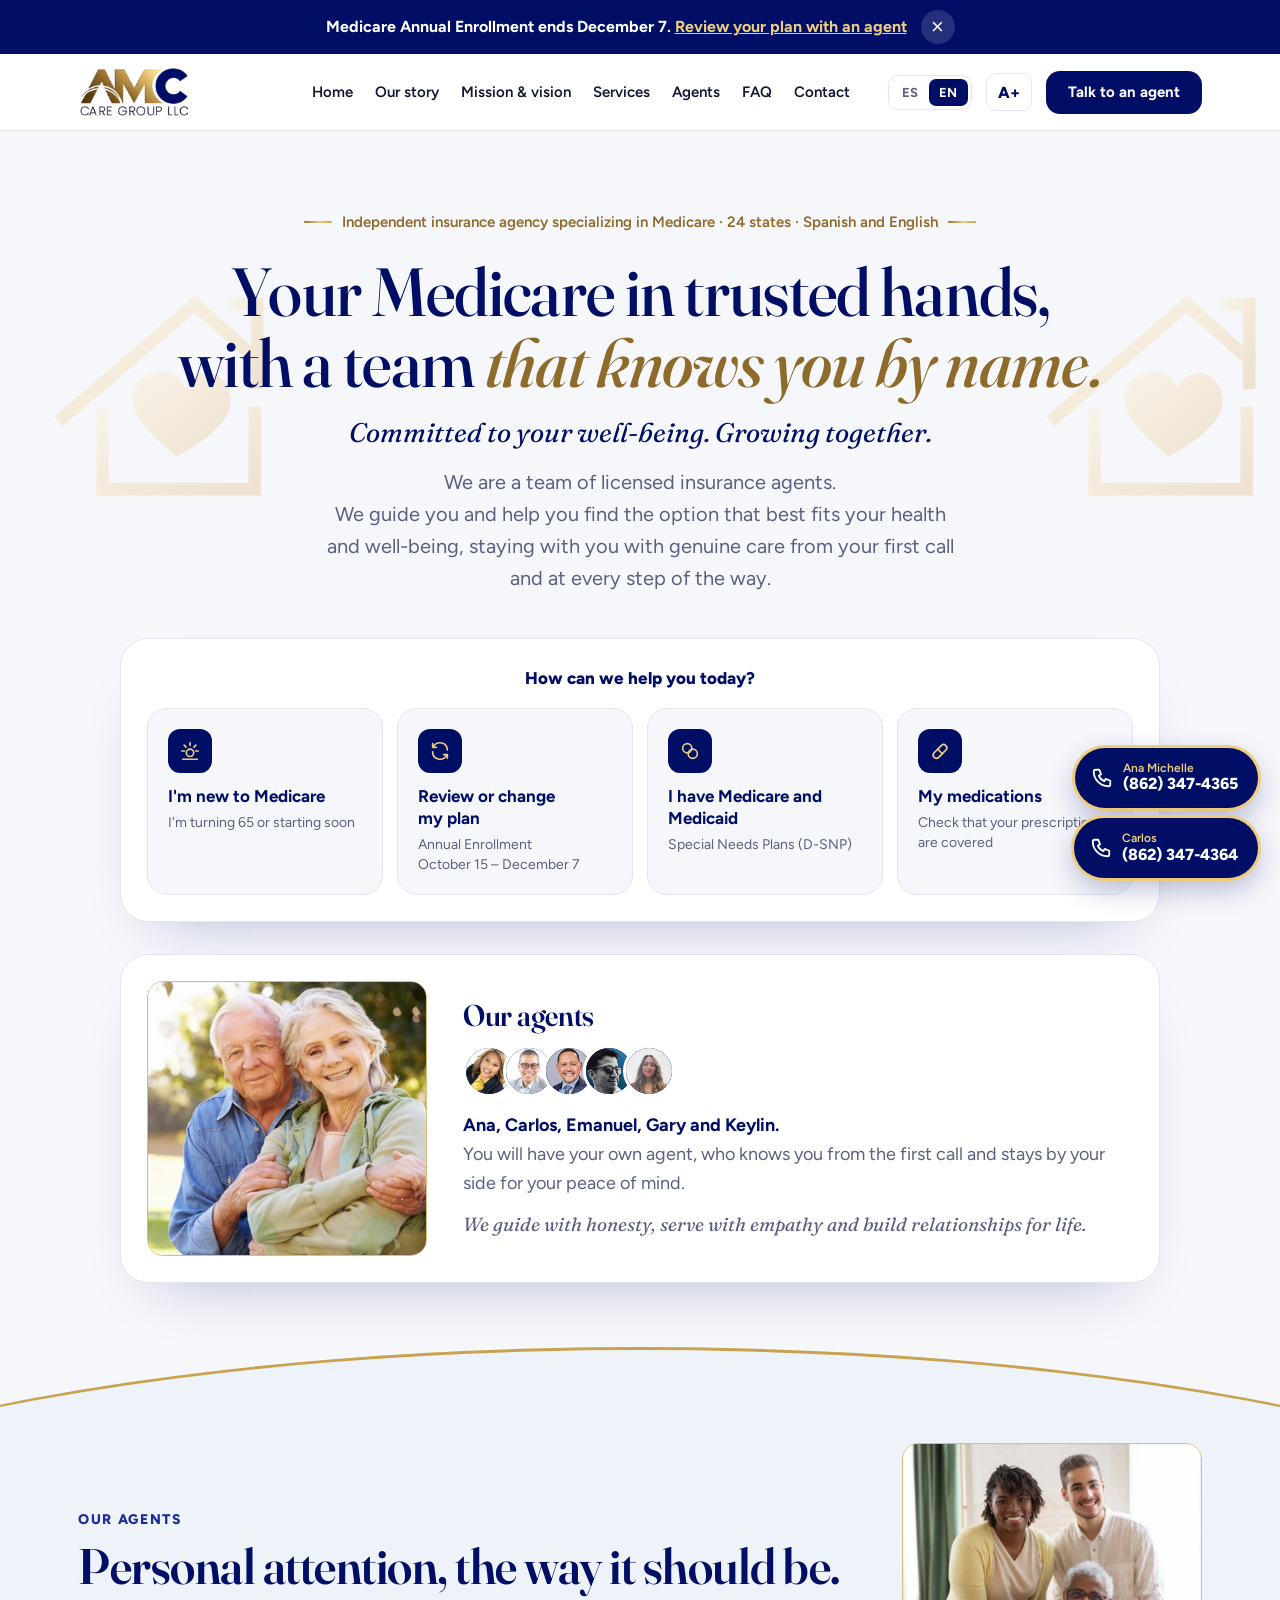
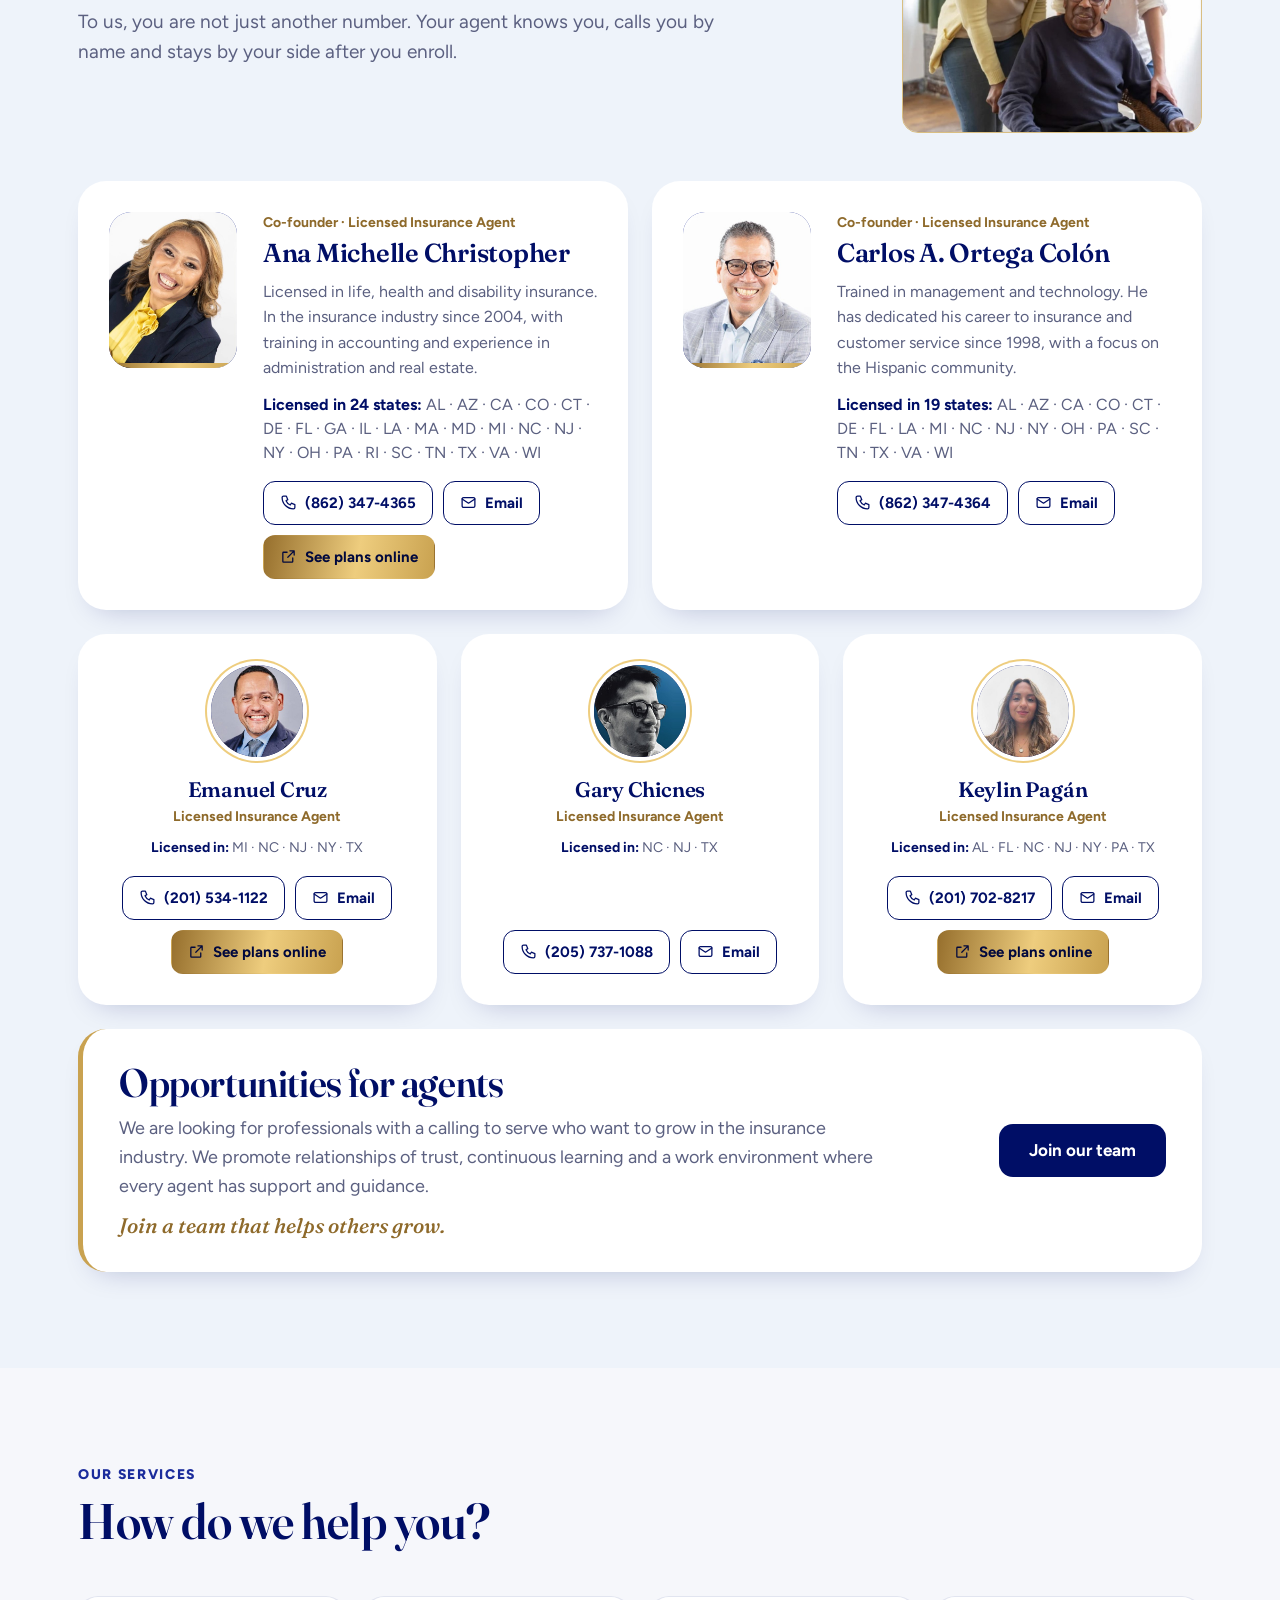
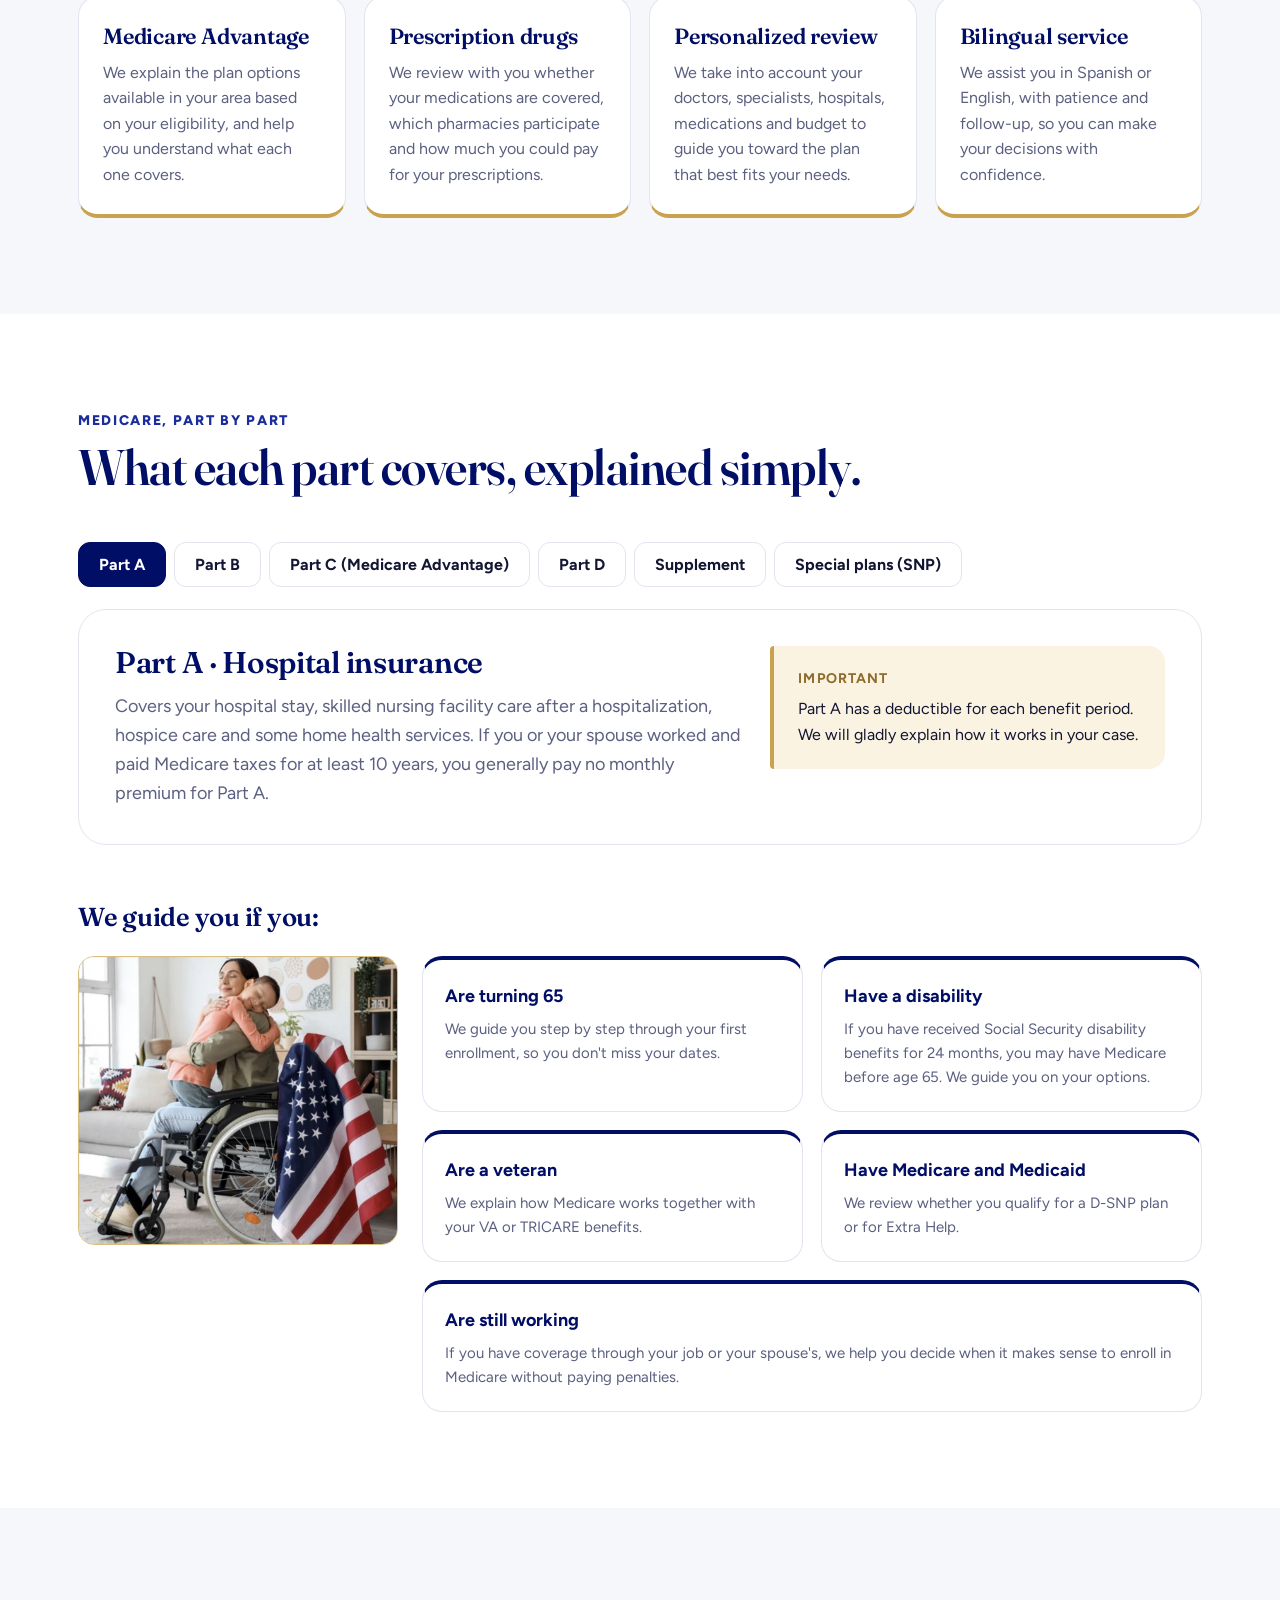
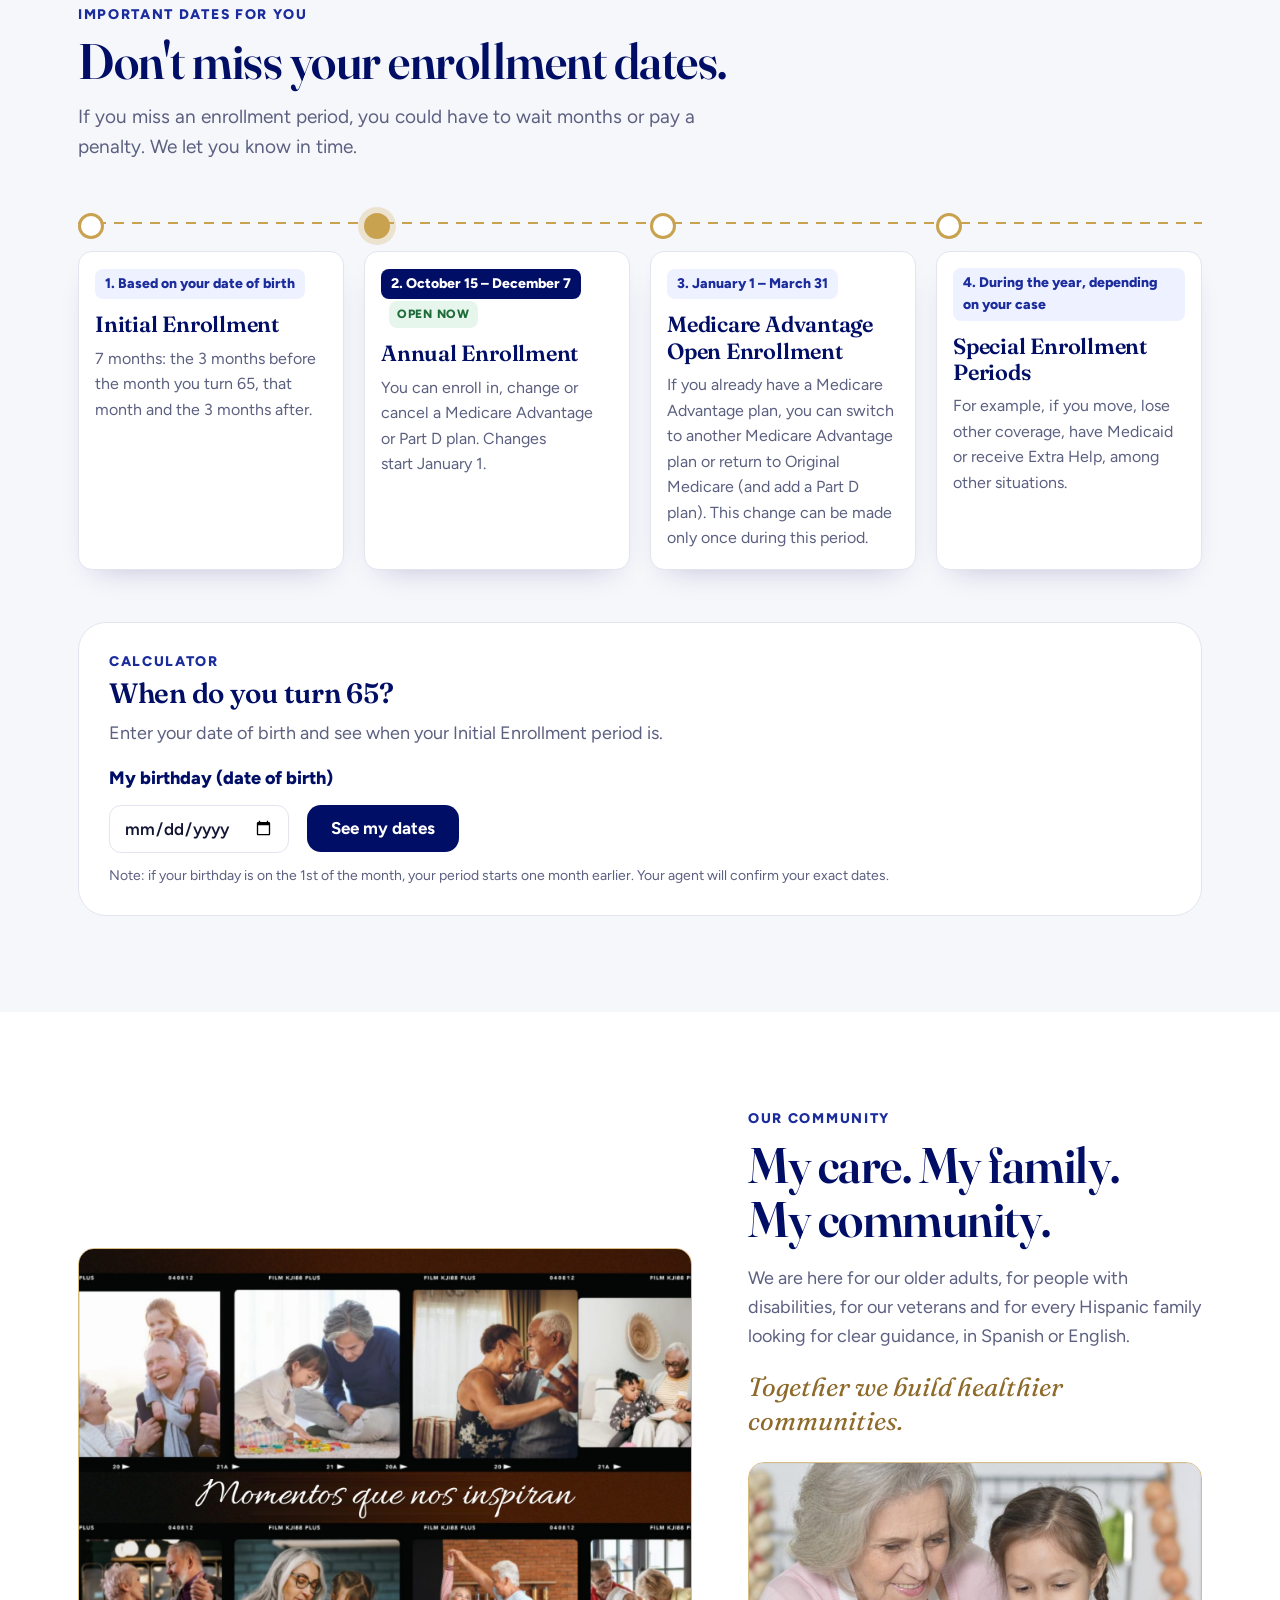
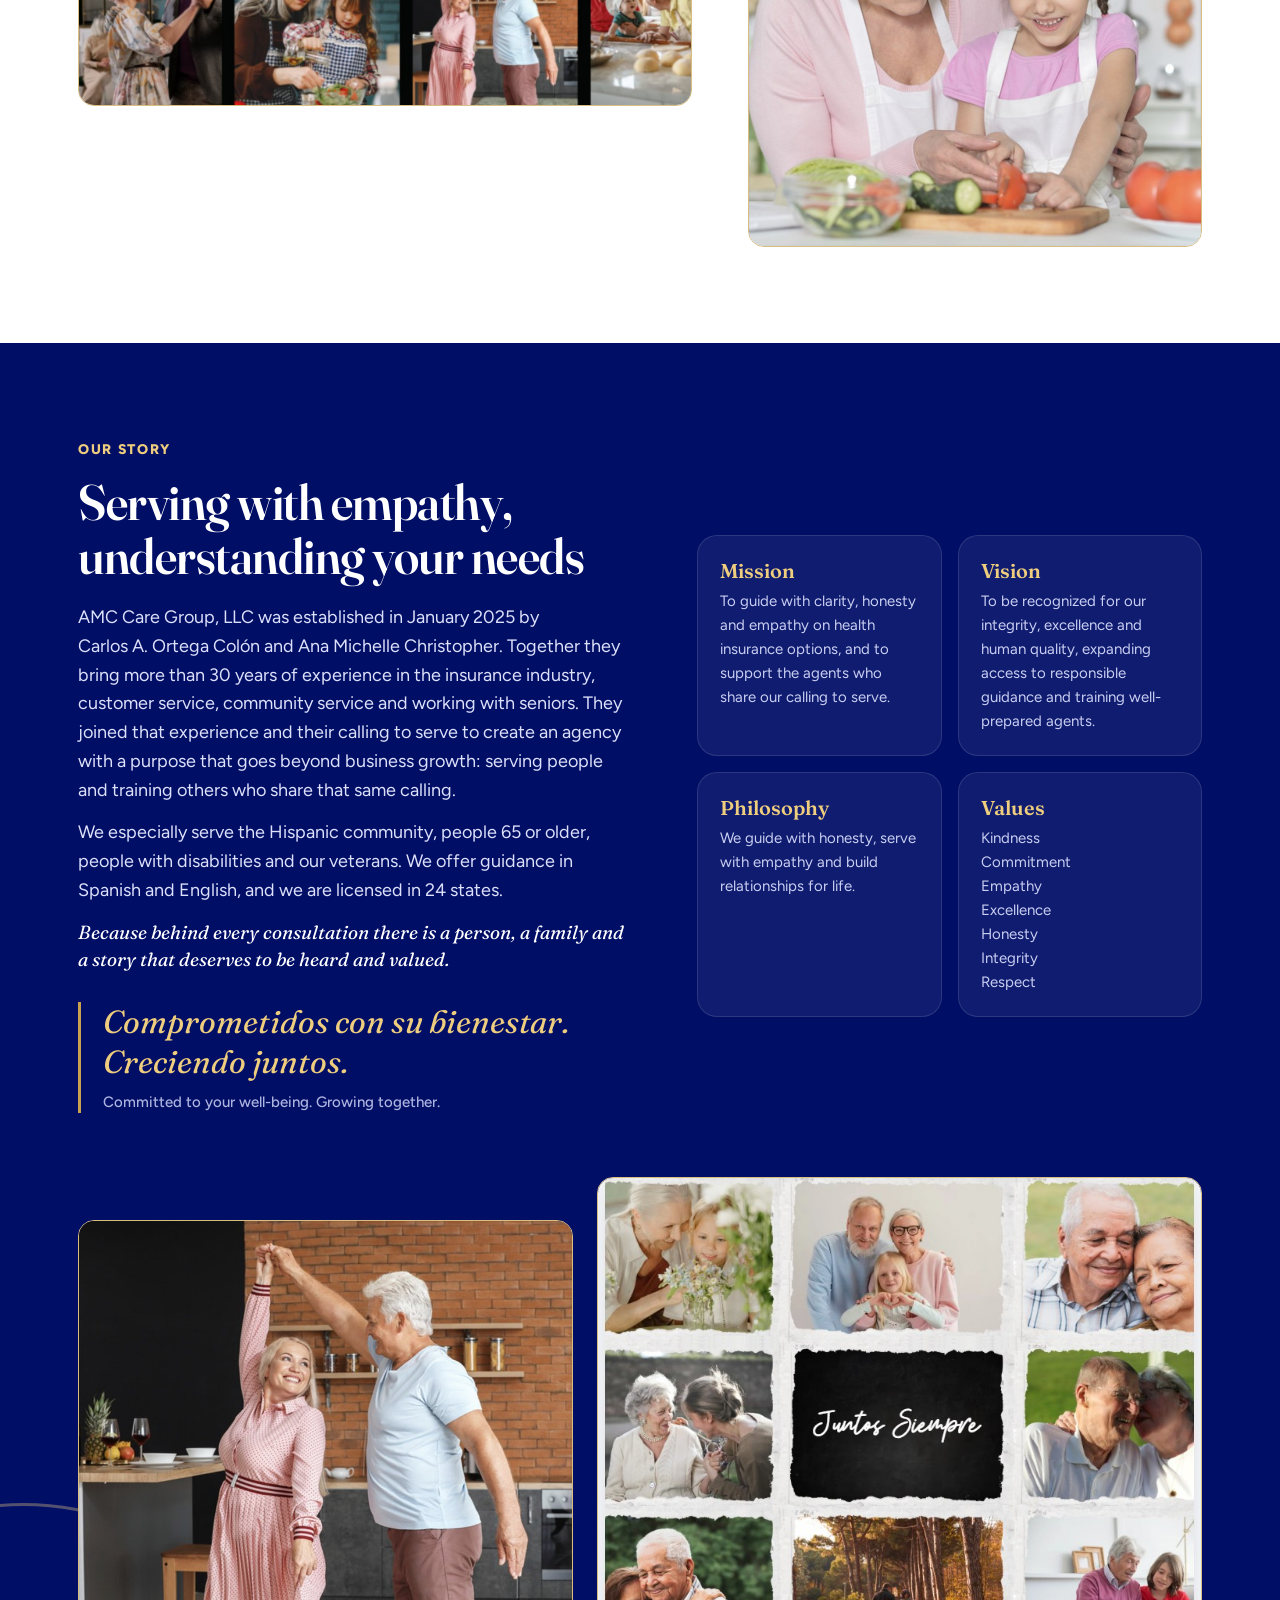
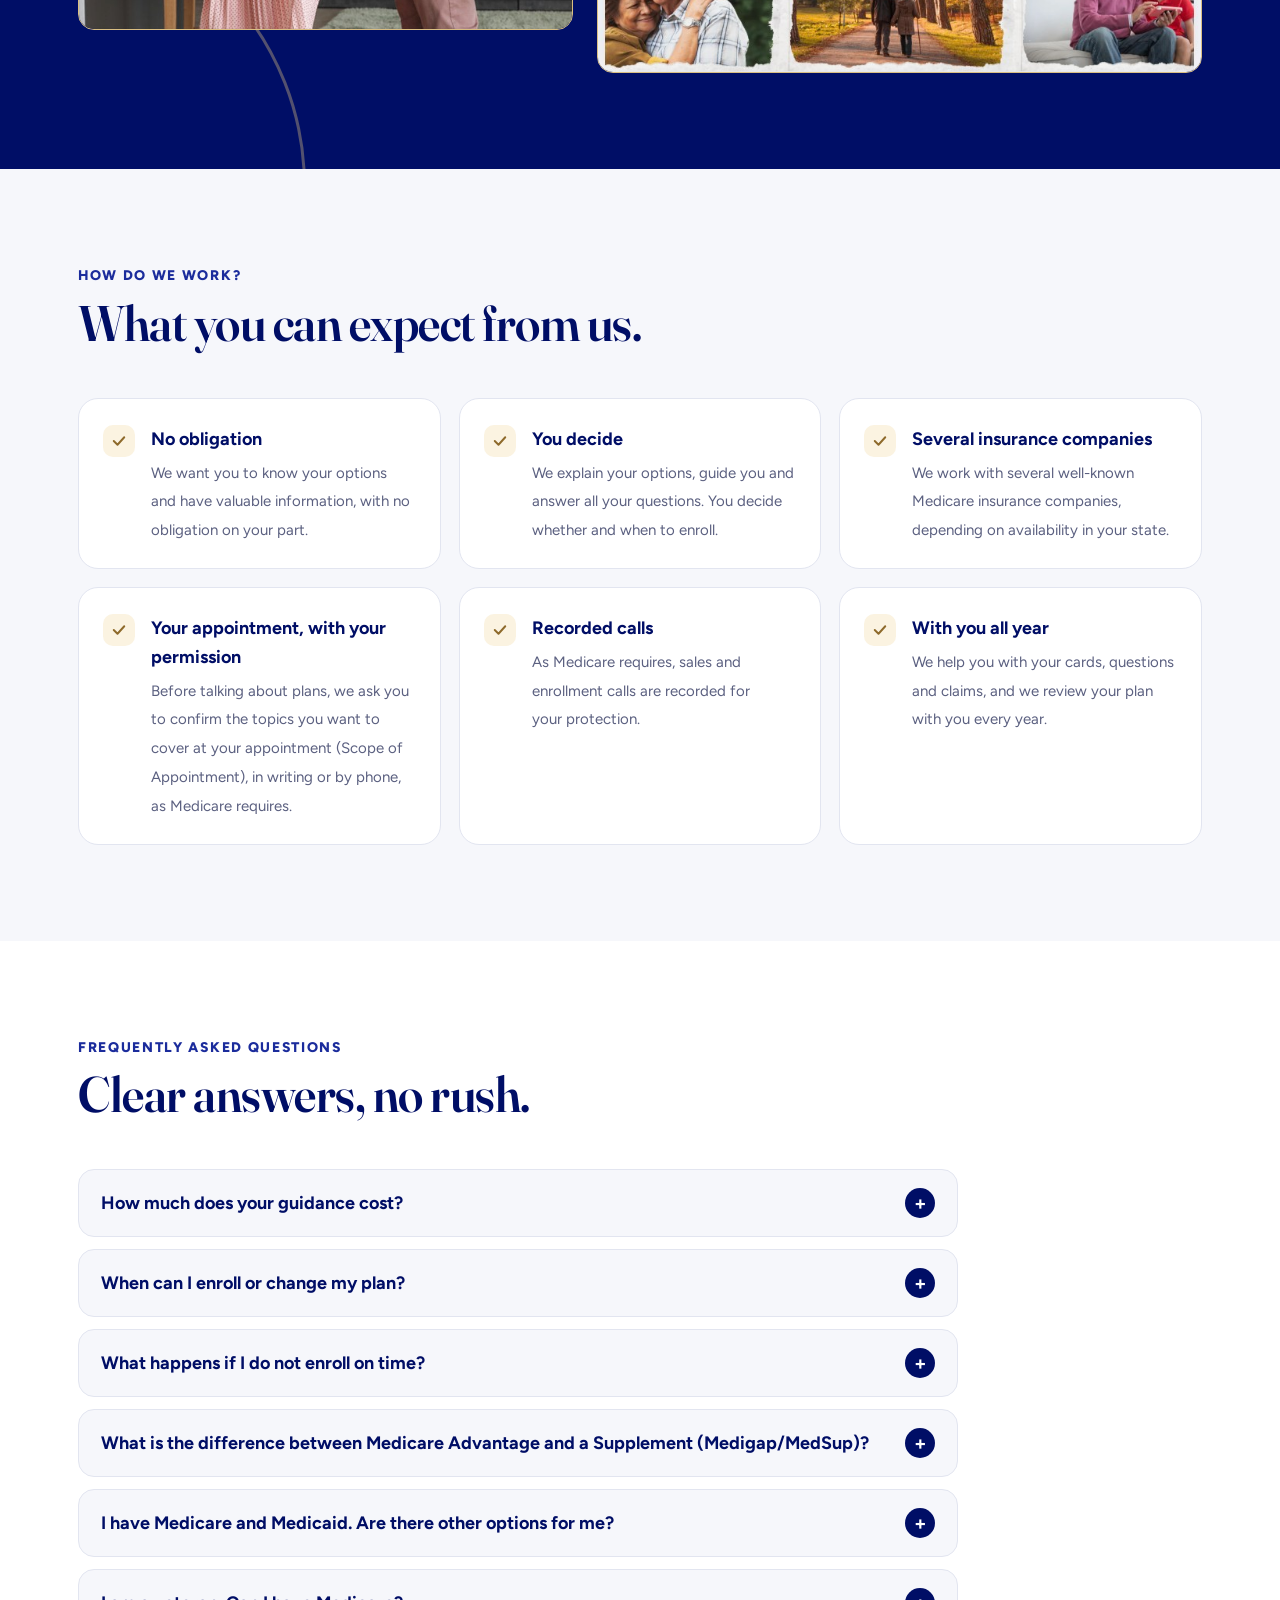
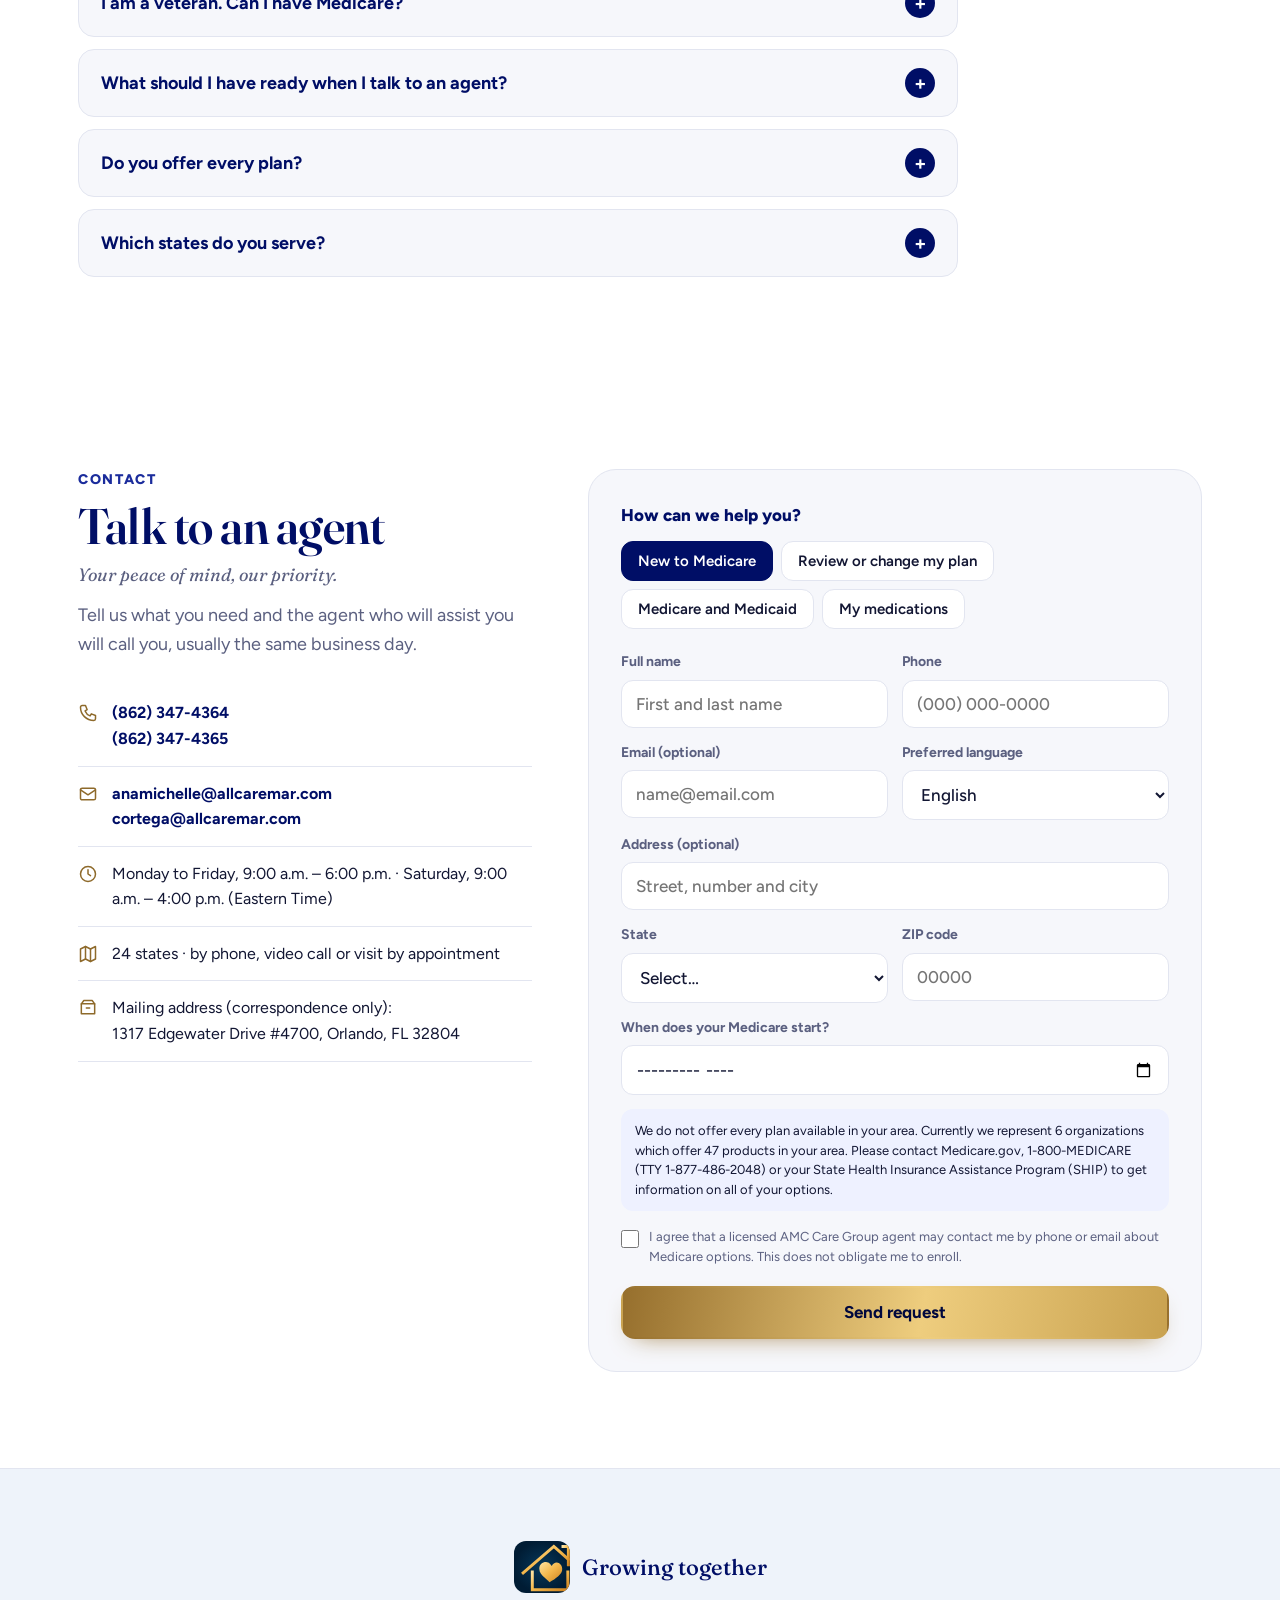
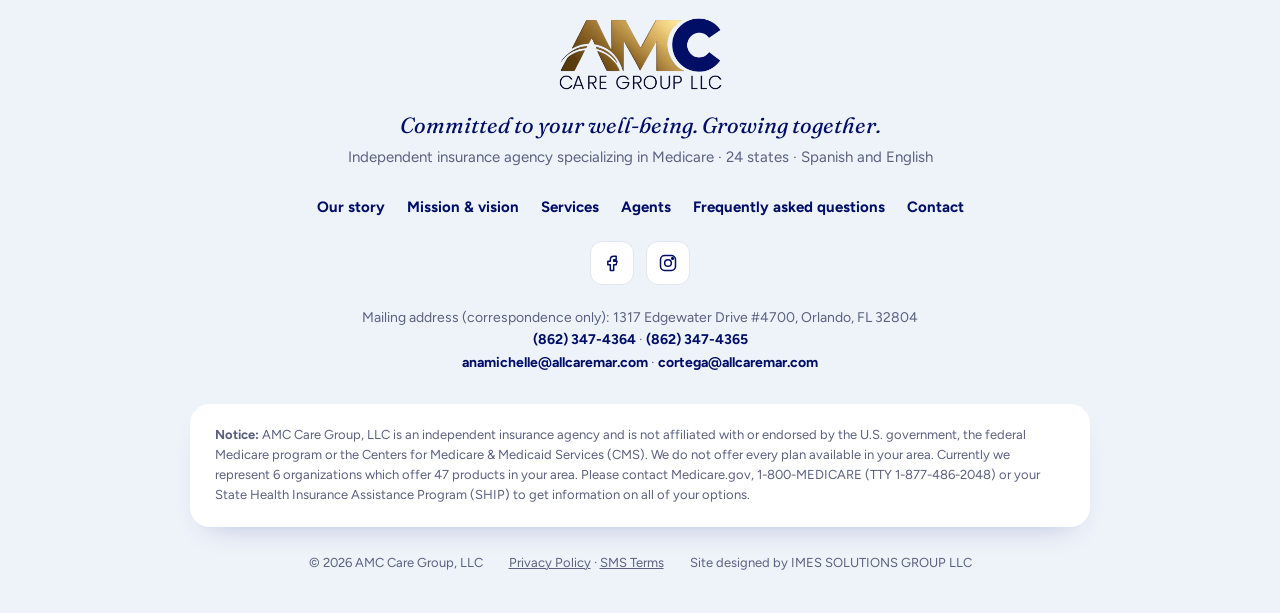
<file: index.html>
<!doctype html>
<html lang="es">
<head>
<meta charset="utf-8">
<meta name="viewport" content="width=device-width, initial-scale=1">
<title>AMC Care Group | Agencia de seguros Medicare · Medicare insurance agency</title>
<meta name="description" content="AMC Care Group, LLC: agencia de seguros Medicare independiente. Cinco agentes con licencia le orientan en español e inglés, sin costo, en 24 estados. Independent Medicare insurance agency.">
<link rel="canonical" href="https://www.myamccare.com/">
<meta name="theme-color" content="#000E66">
<link rel="icon" type="image/png" sizes="32x32" href="assets/favicon-32.png">
<link rel="apple-touch-icon" href="assets/favicon-180.png">

<meta property="og:type" content="website">
<meta property="og:site_name" content="AMC Care Group">
<meta property="og:url" content="https://www.myamccare.com/">
<meta property="og:title" content="AMC Care Group · Agencia de seguros Medicare">
<meta property="og:description" content="Su Medicare en buenas manos, con un equipo que le conoce por su nombre. Orientación sin costo en español e inglés. 24 estados.">
<meta property="og:image" content="https://www.myamccare.com/assets/og-image.png">
<meta property="og:image:width" content="1200">
<meta property="og:image:height" content="630">
<meta property="og:locale" content="es_US">
<meta property="og:locale:alternate" content="en_US">
<meta name="twitter:card" content="summary_large_image">

<link rel="preconnect" href="https://fonts.googleapis.com">
<link rel="preconnect" href="https://fonts.gstatic.com" crossorigin>
<link href="https://fonts.googleapis.com/css2?family=Fraunces:ital,opsz,wght@0,9..144,500;0,9..144,600;1,9..144,400;1,9..144,500&family=Figtree:wght@400;500;600;700;800&display=swap" rel="stylesheet">
<link rel="stylesheet" href="assets/site.css">

<script type="application/ld+json">
{
  "@context": "https://schema.org",
  "@type": "InsuranceAgency",
  "name": "AMC Care Group, LLC",
  "url": "https://www.myamccare.com/",
  "logo": "https://www.myamccare.com/assets/amc-logo-web.png",
  "telephone": "+1-862-347-4364",
  "foundingDate": "2025-01-28",
  "founder": [{"@type": "Person", "name": "Ana Michelle Christopher"}, {"@type": "Person", "name": "Carlos A. Ortega Colón"}],
  "areaServed": "US",
  "knowsLanguage": ["es", "en"],
  "slogan": "Comprometidos con su bienestar. Creciendo juntos."
}
</script>
</head>
<body>

<a class="skip" href="#main" data-en="Skip to content">Saltar al contenido</a>

<!-- Aviso de la inscripción anual: site.js lo muestra solo del 15 de octubre al 7 de diciembre -->
<div class="aep-bar" id="aepBar" hidden>
  <div class="wrap">
    <p><b data-en="Medicare Annual Enrollment ends December 7.">La Inscripción Anual de Medicare termina el 7 de diciembre.</b> <a href="#contacto" data-en="Review your plan with an agent">Revise su plan con un agente</a></p>
    <button type="button" id="aepClose" aria-label="Cerrar aviso / Close notice">×</button>
  </div>
</div>

<!-- ============ CABECERA ============ -->
<header class="site-head">
  <div class="wrap">
    <a class="brand" href="#inicio"><img src="assets/amc-logo-web.png" alt="AMC&nbsp;Care&nbsp;Group LLC" width="1868" height="864"></a>
    <nav class="menu" id="menu" aria-label="Principal">
      <a href="#inicio" data-en="Home">Inicio</a>
      <a href="#nosotros" data-en="Our story">Historia</a>
      <a href="#mision" data-en="Mission &amp; vision">Misión y visión</a>
      <a href="#servicios" data-en="Services">Servicios</a>
      <a href="#agentes" data-en="Agents">Agentes</a>
      <a href="#preguntas" data-en="FAQ">Preguntas</a>
      <a href="#contacto" data-en="Contact">Contacto</a>
    </nav>
    <div class="head-tools">
      <div class="lang" role="group" aria-label="Idioma / Language"><button type="button" data-lang="es" class="active">ES</button><button type="button" data-lang="en">EN</button></div>
      <button class="text-size" id="textSize" type="button" aria-pressed="false">A+</button>
      <a class="btn btn-navy head-cta" href="#contacto" data-en="Talk to an agent">Hablar con un agente</a>
      <button class="menu-toggle" type="button" aria-controls="menu" aria-expanded="false" aria-label="Menú"><span></span><span></span></button>
    </div>
  </div>
</header>

<main id="main">

<!-- ============ PORTADA ============ -->
<section class="hero" id="inicio">
  <img class="hero-casita hc-left" src="assets/casita-dorada.svg" alt="" width="520" height="480">
  <img class="hero-casita hc-right" src="assets/casita-dorada.svg" alt="" width="520" height="480">
  <div class="wrap">
    <p class="kicker" data-en="Independent insurance agency specializing in Medicare · 24 states · Spanish and English">Agencia de seguros independiente especializada en Medicare · 24 estados · Español e inglés</p>
    <h1 data-en="Your Medicare in trusted hands, with a team <em>that knows you by name.</em>">Su Medicare en buenas manos, con un equipo <em>que le conoce por su nombre.</em></h1>
    <p class="lema" data-en="Committed to your well-being. Growing together.">Comprometidos con su bienestar. Creciendo juntos.</p>
    <p class="lead" data-en="We are a team of licensed insurance agents.<br>We guide you and help you find the option that best fits your health and well-being, staying with you with genuine care from your first call and at every step of the way.">Somos un equipo de agentes de seguros autorizados.<br>Le orientamos y le ayudamos a encontrar la opción que mejor se adapte a su salud y bienestar, acompañándole con calidad humana desde su primera llamada y en cada paso del camino.</p>

    <div class="chooser">
      <h2 class="chooser-q" data-en="How can we help you today?">¿En qué le podemos ayudar hoy?</h2>
      <div class="chooser-grid">
        <a class="choice" href="#contacto" data-pick="nuevo">
          <span class="ch-ic" aria-hidden="true"><svg viewBox="0 0 24 24"><path d="M12 3v3M5.6 5.6l2.1 2.1M3 12h3m12 0h3m-2.6-6.4-2.1 2.1"/><circle cx="12" cy="14" r="4"/><path d="M4 21h16"/></svg></span>
          <b data-en="I'm new to Medicare">Soy nuevo en Medicare</b>
          <small data-en="I'm turning 65 or starting soon">Voy a cumplir 65 años o empiezo pronto</small>
        </a>
        <a class="choice" href="#contacto" data-pick="revisar">
          <span class="ch-ic" aria-hidden="true"><svg viewBox="0 0 24 24"><path d="M20 11a8 8 0 0 0-14.9-4M4 4v4h4M4 13a8 8 0 0 0 14.9 4M20 20v-4h-4"/></svg></span>
          <b data-en="Review or change<br>my plan">Revisar o cambiar<br>mi plan</b>
          <small data-en="Annual Enrollment<br>October 15 – December 7">Inscripción Anual<br>Octubre 15 – Diciembre 7</small>
        </a>
        <a class="choice" href="#contacto" data-pick="dual">
          <span class="ch-ic" aria-hidden="true"><svg viewBox="0 0 24 24"><circle cx="9" cy="9" r="5"/><circle cx="15" cy="15" r="5"/></svg></span>
          <b data-en="I have Medicare and Medicaid">Tengo Medicare y Medicaid</b>
          <small data-en="Special Needs Plans (D-SNP)">Planes para necesidades especiales (D-SNP)</small>
        </a>
        <a class="choice" href="#contacto" data-pick="medicinas">
          <span class="ch-ic" aria-hidden="true"><svg viewBox="0 0 24 24"><rect x="3" y="9" width="18" height="7" rx="3.5" transform="rotate(-45 12 12.5)"/><path d="m9.5 10 5 5"/></svg></span>
          <b data-en="My medications">Mis medicamentos</b>
          <small data-en="Check that your prescriptions are covered">Verifique que sus recetas estén cubiertas</small>
        </a>
      </div>
    </div>

    <div class="hero-team">
      <img class="foto" src="assets/fotos/pareja-abrazada.jpg" alt="Pareja de adultos mayores abrazados y sonriendo al aire libre." data-en-alt="Older couple hugging and smiling outdoors." width="900" height="883">
      <div>
        <h2 class="hero-team-t" data-en="Our agents">Nuestros agentes</h2>
        <div class="faces" aria-hidden="true"><img src="assets/team/ana-michelle-christopher.jpg" alt=""><img src="assets/team/carlos-ortega-colon.jpg" alt=""><img src="assets/team/emanuel-cruz.jpg" alt=""><img src="assets/team/gary-chicnes.jpg" alt=""><img src="assets/team/keylin-pagan.jpg" alt=""></div>
        <p class="hero-team-p" data-en="<b>Ana, Carlos, Emanuel, Gary and Keylin.</b><br>You will have your own agent, who knows you from the first call and stays by your side for your peace of mind."><b>Ana, Carlos, Emanuel, Gary y Keylin.</b><br>Usted tendrá su propio agente, quien le conoce desde la primera llamada y sigue a su lado para su tranquilidad.</p>
        <p class="hero-phil" data-en="We guide with honesty, serve with empathy and build relationships for life.">Orientamos con honestidad, servimos con empatía y construimos relaciones para toda la vida.</p>
      </div>
    </div>
  </div>
  <div class="arc" aria-hidden="true"></div>
</section>

<!-- ============ EQUIPO ============ -->
<section class="team-sec" id="agentes">
  <div class="wrap">
    <div class="sec-head agents-head">
      <div>
        <p class="eyebrow" data-en="Our agents">Nuestros agentes</p>
        <h2 data-en="Personal attention, the way it should be.">Atención personal, como debe ser.</h2>
        <p class="sub" data-en="To us, you are not just another number. Your agent knows you, calls you by name and stays by your side after you enroll.">Para nosotros usted no es un número más. Su agente le conoce, le llama por su nombre y continúa a su lado después de su inscripción.</p>
      </div>
      <img class="foto" src="assets/fotos/familia-abuelo.jpg" alt="Adulto mayor sonriente acompañado de su familia en casa." data-en-alt="Smiling older man with his family at home." width="900" height="870" loading="lazy">
    </div>

    <div class="founders">
      <article class="founder">
        <div class="ph"><img src="assets/team/ana-michelle-christopher.jpg" alt="Ana&nbsp;Michelle&nbsp;Christopher" width="480" height="585" loading="lazy"></div>
        <div class="body">
          <p class="role" data-en="Co-founder · Licensed Insurance Agent">Cofundadora · Agente de Seguros Autorizada</p>
          <h3>Ana&nbsp;Michelle&nbsp;Christopher</h3>
          <p data-en="Licensed in life, health and disability insurance. In the insurance industry since 2004, with training in accounting and experience in administration and real estate.">Licenciada en seguros de vida, salud e incapacidad. En la industria de seguros desde 2004, con preparación en contabilidad y experiencia en administración y bienes raíces.</p>
          <p class="lic"><b data-en="Licensed in 24 states:">Licencias en 24 estados:</b> AL · AZ · CA · CO · CT · DE · FL · GA · IL · LA · MA · MD · MI · NC · NJ · NY · OH · PA · RI · SC · TN · TX · VA · WI</p>
          <div class="acts">
            <a class="act" href="tel:+18623474365"><svg viewBox="0 0 24 24"><path d="M5 3h4l2 5-2.5 1.5a11 11 0 0 0 6 6L16 13l5 2v4a2 2 0 0 1-2 2A16 16 0 0 1 3 5a2 2 0 0 1 2-2"/></svg><span>(862) 347-4365</span></a>
            <a class="act" href="mailto:anamichelle@allcaremar.com"><svg viewBox="0 0 24 24"><rect x="3" y="5" width="18" height="14" rx="2"/><path d="m3 7 9 6 9-6"/></svg><span data-en="Email">Correo</span></a>
            <a class="act act-gold" href="https://www.planenroll.com/?purl=Ana-Michelle-Christopher" target="_blank" rel="noopener"><svg viewBox="0 0 24 24"><path d="M14 4h6v6M20 4l-9 9M18 14v5a1 1 0 0 1-1 1H5a1 1 0 0 1-1-1V7a1 1 0 0 1 1-1h5"/></svg><span data-en="See plans online">Ver planes en línea</span></a>
          </div>
        </div>
      </article>
      <article class="founder">
        <div class="ph"><img src="assets/team/carlos-ortega-colon.jpg" alt="Carlos&nbsp;A.&nbsp;Ortega&nbsp;Colón" width="480" height="585" loading="lazy"></div>
        <div class="body">
          <p class="role" data-en="Co-founder · Licensed Insurance Agent">Cofundador · Agente de Seguros Autorizado</p>
          <h3>Carlos&nbsp;A.&nbsp;Ortega&nbsp;Colón</h3>
          <p data-en="Trained in management and technology. He has dedicated his career to insurance and customer service since 1998, with a focus on the Hispanic community.">Con preparación en gerencia y tecnología. Ha dedicado su carrera a los seguros y al servicio al cliente desde 1998, con enfoque en la comunidad hispana.</p>
          <p class="lic"><b data-en="Licensed in 19 states:">Licencias en 19 estados:</b> AL · AZ · CA · CO · CT · DE · FL · LA · MI · NC · NJ · NY · OH · PA · SC · TN · TX · VA · WI</p>
          <div class="acts">
            <a class="act" href="tel:+18623474364"><svg viewBox="0 0 24 24"><path d="M5 3h4l2 5-2.5 1.5a11 11 0 0 0 6 6L16 13l5 2v4a2 2 0 0 1-2 2A16 16 0 0 1 3 5a2 2 0 0 1 2-2"/></svg><span>(862) 347-4364</span></a>
            <a class="act" href="mailto:cortega@allcaremar.com"><svg viewBox="0 0 24 24"><rect x="3" y="5" width="18" height="14" rx="2"/><path d="m3 7 9 6 9-6"/></svg><span data-en="Email">Correo</span></a>
          </div>
        </div>
      </article>
    </div>

    <div class="agents">
      <article class="agent">
        <div class="ph"><img src="assets/team/emanuel-cruz.jpg" alt="Emanuel&nbsp;Cruz" width="360" height="360" loading="lazy"></div>
        <h3>Emanuel&nbsp;Cruz</h3>
        <p class="role" data-en="Licensed Insurance Agent">Agente de Seguros Autorizado</p>
        <p class="lic"><b data-en="Licensed in:">Licencias en:</b> MI · NC · NJ · NY · TX</p>
        <div class="acts">
          <a class="act" href="tel:+12015341122"><svg viewBox="0 0 24 24"><path d="M5 3h4l2 5-2.5 1.5a11 11 0 0 0 6 6L16 13l5 2v4a2 2 0 0 1-2 2A16 16 0 0 1 3 5a2 2 0 0 1 2-2"/></svg><span>(201) 534-1122</span></a>
          <a class="act" href="mailto:ecruz@allcaremar.com"><svg viewBox="0 0 24 24"><rect x="3" y="5" width="18" height="14" rx="2"/><path d="m3 7 9 6 9-6"/></svg><span data-en="Email">Correo</span></a>
          <a class="act act-gold" href="https://www.planenroll.com/AgentBio?purl=Emanuel-Cruz" target="_blank" rel="noopener"><svg viewBox="0 0 24 24"><path d="M14 4h6v6M20 4l-9 9M18 14v5a1 1 0 0 1-1 1H5a1 1 0 0 1-1-1V7a1 1 0 0 1 1-1h5"/></svg><span data-en="See plans online">Ver planes en línea</span></a>
        </div>
      </article>
      <article class="agent">
        <div class="ph"><img src="assets/team/gary-chicnes.jpg" alt="Gary&nbsp;Chicnes" width="360" height="360" loading="lazy"></div>
        <h3>Gary&nbsp;Chicnes</h3>
        <p class="role" data-en="Licensed Insurance Agent">Agente de Seguros Autorizado</p>
        <p class="lic"><b data-en="Licensed in:">Licencias en:</b> NC · NJ · TX</p>
        <div class="acts">
          <a class="act" href="tel:+12057371088"><svg viewBox="0 0 24 24"><path d="M5 3h4l2 5-2.5 1.5a11 11 0 0 0 6 6L16 13l5 2v4a2 2 0 0 1-2 2A16 16 0 0 1 3 5a2 2 0 0 1 2-2"/></svg><span>(205) 737-1088</span></a>
          <a class="act" href="mailto:gchicnes@allcaremar.com"><svg viewBox="0 0 24 24"><rect x="3" y="5" width="18" height="14" rx="2"/><path d="m3 7 9 6 9-6"/></svg><span data-en="Email">Correo</span></a>
        </div>
      </article>
      <article class="agent">
        <div class="ph"><img src="assets/team/keylin-pagan.jpg" alt="Keylin&nbsp;Pagán" width="360" height="360" loading="lazy"></div>
        <h3>Keylin&nbsp;Pagán</h3>
        <p class="role" data-en="Licensed Insurance Agent">Agente de Seguros Autorizada</p>
        <p class="lic"><b data-en="Licensed in:">Licencias en:</b> AL · FL · NC · NJ · NY · PA · TX</p>
        <div class="acts">
          <a class="act" href="tel:+12017028217"><svg viewBox="0 0 24 24"><path d="M5 3h4l2 5-2.5 1.5a11 11 0 0 0 6 6L16 13l5 2v4a2 2 0 0 1-2 2A16 16 0 0 1 3 5a2 2 0 0 1 2-2"/></svg><span>(201) 702-8217</span></a>
          <a class="act" href="mailto:kpagan@allcaremar.com"><svg viewBox="0 0 24 24"><rect x="3" y="5" width="18" height="14" rx="2"/><path d="m3 7 9 6 9-6"/></svg><span data-en="Email">Correo</span></a>
          <a class="act act-gold" href="https://www.planenroll.com/AgentBio?purl=Keylin-Pagan" target="_blank" rel="noopener"><svg viewBox="0 0 24 24"><path d="M14 4h6v6M20 4l-9 9M18 14v5a1 1 0 0 1-1 1H5a1 1 0 0 1-1-1V7a1 1 0 0 1 1-1h5"/></svg><span data-en="See plans online">Ver planes en línea</span></a>
        </div>
      </article>
    </div>
  </div>
  <div class="join-sec" id="unase">
    <div class="wrap">
      <div class="join-card">
        <div>
          <h2 data-en="Opportunities for agents">Oportunidades para agentes</h2>
          <p data-en="We are looking for professionals with a calling to serve who want to grow in the insurance industry. We promote relationships of trust, continuous learning and a work environment where every agent has support and guidance.">Buscamos profesionales con vocación de servicio que quieran crecer en la industria de seguros. Promovemos relaciones de confianza, el aprendizaje continuo y un ambiente de trabajo donde cada agente cuenta con respaldo y orientación.</p>
          <p class="join-purpose" data-en="Join a team that helps others grow.">Únase a un equipo que ayuda a otros a crecer.</p>
        </div>
        <button class="btn btn-navy" type="button" data-open="joinDlg" data-en="Join our team">Únase a nuestro equipo</button>
      </div>
    </div>
  </div>
</section>

<!-- ============ SERVICIOS ============ -->
<section class="services-sec" id="servicios">
  <div class="wrap">
    <div class="sec-head">
      <div>
        <p class="eyebrow" data-en="Our services">Nuestros servicios</p>
        <h2 data-en="How do we help you?">¿Cómo le ayudamos?</h2>
      </div>
    </div>
    <div class="services">
      <article><h3>Medicare Advantage</h3><p data-en="We explain the plan options available in your area based on your eligibility, and help you understand what each one covers.">Le explicamos las opciones de planes disponibles en su área según su elegibilidad, y le ayudamos a entender qué cubre cada uno.</p></article>
      <article><h3 data-en="Prescription drugs">Medicamentos recetados</h3><p data-en="We review with you whether your medications are covered, which pharmacies participate and how much you could pay for your prescriptions.">Revisamos con usted si sus medicamentos están cubiertos, qué farmacias participan y cuánto podría pagar por sus recetas.</p></article>
      <article><h3 data-en="Personalized review">Evaluación personalizada</h3><p data-en="We take into account your doctors, specialists, hospitals, medications and budget to guide you toward the plan that best fits your needs.">Tomamos en cuenta sus médicos, especialistas, hospitales, medicamentos y presupuesto para orientarle hacia el plan que mejor se adapte a sus necesidades.</p></article>
      <article><h3 data-en="Bilingual service">Atención bilingüe</h3><p data-en="We assist you in Spanish or English, with patience and follow-up, so you can make your decisions with confidence.">Le atendemos en español o en inglés, con paciencia y seguimiento, para que tome sus decisiones con confianza.</p></article>
    </div>
  </div>
</section>

<!-- ============ MEDICARE, PARTE POR PARTE ============ -->
<section class="medicare-sec" id="medicare">
  <div class="wrap">
    <div class="sec-head">
      <div>
        <p class="eyebrow" data-en="Medicare, part by part">Medicare, parte por parte</p>
        <h2 data-en="What each part covers, explained simply.">Lo que cubre cada parte, explicado de forma sencilla.</h2>
      </div>
    </div>

    <div class="tabs" role="tablist" aria-label="Partes de Medicare">
      <button role="tab" id="t-a" aria-controls="p-a" aria-selected="true" data-en="Part A">Parte A</button>
      <button role="tab" id="t-b" aria-controls="p-b" aria-selected="false" tabindex="-1" data-en="Part B">Parte B</button>
      <button role="tab" id="t-c" aria-controls="p-c" aria-selected="false" tabindex="-1" data-en="Part C (Medicare Advantage)">Parte C (Medicare Advantage)</button>
      <button role="tab" id="t-d" aria-controls="p-d" aria-selected="false" tabindex="-1" data-en="Part D">Parte D</button>
      <button role="tab" id="t-g" aria-controls="p-g" aria-selected="false" tabindex="-1" data-en="Supplement">Suplemento</button>
      <button role="tab" id="t-s" aria-controls="p-s" aria-selected="false" tabindex="-1" data-en="Special plans (SNP)">Planes especiales (SNP)</button>
    </div>

    <div class="panels">
      <div class="panel" role="tabpanel" id="p-a" aria-labelledby="t-a">
        <div class="pn-main">
          <h3 data-en="Part A · Hospital insurance">Parte A · Seguro de hospital</h3>
          <p data-en="Covers your hospital stay, skilled nursing facility care after a hospitalization, hospice care and some home health services. If you or your spouse worked and paid Medicare taxes for at least 10 years, you generally pay no monthly premium for Part A.">Cubre su estadía en el hospital, el cuidado en un centro de enfermería especializada después de una hospitalización, el cuidado de hospicio y algunos servicios de salud en el hogar. Si usted o su cónyuge trabajaron y pagaron impuestos de Medicare por al menos 10 años, por lo general no paga prima mensual por la Parte A.</p>
        </div>
        <div class="pn-side"><b data-en="Important">Dato importante</b><p data-en="Part A has a deductible for each benefit period. We will gladly explain how it works in your case.">La Parte A tiene un deducible por cada periodo de beneficios. Con gusto le explicamos cómo funciona en su caso.</p></div>
      </div>
      <div class="panel" role="tabpanel" id="p-b" aria-labelledby="t-b" hidden>
        <div class="pn-main">
          <h3 data-en="Part B · Medical insurance">Parte B · Seguro médico</h3>
          <p data-en="Covers doctor visits, outpatient services, preventive services, lab tests and durable medical equipment, such as walkers, wheelchairs or diabetic supplies. Part B has a monthly premium that Medicare sets each year.">Cubre las visitas al médico, los servicios ambulatorios, los servicios preventivos, los análisis de laboratorio y el equipo médico duradero, como andadores, sillas de ruedas o equipo para diabéticos. La Parte B tiene una prima mensual que Medicare establece cada año.</p>
        </div>
        <div class="pn-side"><b data-en="Important">Dato importante</b><p data-en="If you do not enroll in Part B when you are supposed to and have no other qualifying coverage, you could pay a late enrollment penalty for as long as you have Medicare. We will gladly review your dates so you don't miss them.">Si no se inscribe en la Parte B cuando le corresponde y no tiene otra cobertura que califique, podría pagar una multa por inscripción tardía mientras tenga Medicare. Con gusto revisamos sus fechas para que no le pase.</p></div>
      </div>
      <div class="panel" role="tabpanel" id="p-c" aria-labelledby="t-c" hidden>
        <div class="pn-main">
          <h3 data-en="Part C · Medicare Advantage">Parte C · Medicare Advantage</h3>
          <p data-en="These are plans offered by private companies approved by Medicare that combine Parts A and B in one plan, and in many cases also include drug coverage (Part D). Some plans may include additional benefits such as dental, vision or hearing. They generally work with a network of doctors, hospitals and pharmacies.">Son planes ofrecidos por compañías privadas aprobadas por Medicare que combinan las Partes A y B en un solo plan, y en muchos casos también incluyen la cobertura de medicamentos (Parte D). Algunos planes pueden incluir beneficios adicionales como dental, visión o audición. Por lo general funcionan con una red de médicos, hospitales y farmacias.</p>
        </div>
        <div class="pn-side"><b data-en="Important">Dato importante</b><p data-en="You keep paying your Part B premium, unless your plan or Medicaid covers it. Before you enroll, we verify that your doctors and pharmacy are in the plan's network.">Usted sigue pagando la prima de la Parte B, a menos que su plan o Medicaid la cubra. Antes de inscribirse, verificamos que sus médicos y su farmacia estén en la red del plan.</p></div>
      </div>
      <div class="panel" role="tabpanel" id="p-d" aria-labelledby="t-d" hidden>
        <div class="pn-main">
          <h3 data-en="Part D · Prescription drugs">Parte D · Medicamentos recetados</h3>
          <p data-en="Helps pay for your prescription drugs. You can get it as a separate plan, if you have Original Medicare, or included in a Medicare Advantage plan. Each plan has its own list of covered drugs, called a formulary.">Ayuda a pagar sus medicamentos recetados. Puede obtenerla como un plan separado, si tiene Medicare Original, o incluida en un plan Medicare Advantage. Cada plan tiene su propia lista de medicamentos cubiertos, llamada formulario.</p>
        </div>
        <div class="pn-side"><b data-en="Important">Dato importante</b><p data-en="Bring us your list of medications and we will guide you on which plans cover them and how much you could pay for them. If you have limited income, we can also help you see whether you qualify for Extra Help to pay for your prescriptions.">Tráiganos su lista de medicamentos y le orientamos sobre qué planes los cubren y cuánto podría pagar por ellos. Si tiene ingresos limitados, también le ayudamos a ver si califica para Ayuda Adicional (Extra Help) para pagar sus recetas.</p></div>
      </div>
      <div class="panel" role="tabpanel" id="p-g" aria-labelledby="t-g" hidden>
        <div class="pn-main">
          <h3 data-en="Supplement (Medigap/MedSup) · Medicare Supplement insurance">Suplemento (Medigap/MedSup) · Seguro suplementario de Medicare</h3>
          <p data-en="A private insurance policy that helps pay what Original Medicare does not cover, such as deductibles, coinsurance and copays. It works with Original Medicare (Parts A and B), not with Medicare Advantage.">Es un seguro privado que ayuda a pagar lo que Medicare Original no cubre, como deducibles, coseguros y copagos. Funciona con Medicare Original (Partes A y B), no con Medicare Advantage.</p>
          <p data-en="You pay a monthly premium in addition to your Part B premium. It does not cover prescription drugs; for that you need a Part D plan. In most states, plans are identified by letter: each letter offers the same benefits with any insurance company, but the price may vary.">Usted paga una prima mensual, además de la prima de la Parte B. No cubre medicamentos recetados; para eso necesita un plan de la Parte D. En la mayoría de los estados, los planes se identifican con letras: cada letra ofrece los mismos beneficios con cualquier aseguradora, pero el precio puede variar.</p>
        </div>
        <div class="pn-side"><b data-en="Important">Dato importante</b><p data-en="The best time to get it is during your Supplement open enrollment period: 6 months that start the first month you are 65 or older and enrolled in Part B. After that period, the insurance company may review your health history and could charge you more or decline your application, with some exceptions.">El momento más recomendable para obtenerlo es durante su periodo de inscripción abierta del Suplemento: 6 meses que comienzan el primer mes en que usted tiene 65 años o más y está inscrito en la Parte B. Después de ese periodo, la aseguradora puede revisar su historial de salud y podría cobrarle más o no aceptar su solicitud, salvo algunas excepciones.</p></div>
      </div>
      <div class="panel" role="tabpanel" id="p-s" aria-labelledby="t-s" hidden>
        <div class="pn-main">
          <h3 data-en="Special Needs Plans (SNP)">Planes para necesidades especiales (SNP)</h3>
          <p data-en="Medicare Advantage plans designed for people with specific needs:">Son planes Medicare Advantage diseñados para personas con necesidades específicas:</p>
          <ul>
            <li data-en="<b>D-SNP:</b> for people who have Medicare and Medicaid."><b>D-SNP:</b> para personas que tienen Medicare y Medicaid.</li>
            <li data-en="<b>C-SNP:</b> for people with certain chronic conditions, such as diabetes, heart disease or chronic lung disease."><b>C-SNP:</b> para personas con ciertas condiciones crónicas, como diabetes, enfermedades del corazón o enfermedades pulmonares crónicas.</li>
            <li data-en="<b>I-SNP:</b> for people who live in a nursing home or care facility, or who need that level of care at home."><b>I-SNP:</b> para personas que viven en un hogar de cuidado o asilo, o que necesitan ese nivel de cuidado en su casa.</li>
          </ul>
        </div>
        <div class="pn-side"><b data-en="Important">Dato importante</b><p data-en="If you have Medicaid or receive Extra Help, you may be able to make certain changes to your coverage at other times of the year, not only during Annual Enrollment. We guide you on the options you have in your case.">Si tiene Medicaid o recibe Ayuda Adicional (Extra Help), es posible que pueda hacer ciertos cambios en su cobertura en otros momentos del año, no solo durante la Inscripción Anual. Le orientamos sobre qué opciones tiene en su caso.</p></div>
      </div>
    </div>

    <h3 class="situ-title" data-en="We guide you if you:">Le orientamos si usted:</h3>
    <div class="orient">
      <img class="foto" src="assets/fotos/silla-de-ruedas-bandera.jpg" alt="Veterana en silla de ruedas abrazando a su hijo en casa, junto a la bandera de EE. UU." data-en-alt="Veteran in a wheelchair hugging her son at home, next to the U.S. flag." width="900" height="812" loading="lazy">
      <div class="situ">
        <div><b data-en="Are turning 65">Va a cumplir 65 años</b><p data-en="We guide you step by step through your first enrollment, so you don't miss your dates.">Le guiamos paso a paso en su primera inscripción, para que no pierda sus fechas.</p></div>
        <div><b data-en="Have a disability">Tiene una discapacidad</b><p data-en="If you have received Social Security disability benefits for 24 months, you may have Medicare before age 65. We guide you on your options.">Si ha recibido beneficios por discapacidad del Seguro Social durante 24 meses, puede tener Medicare antes de los 65 años. Le orientamos sobre sus opciones.</p></div>
        <div><b data-en="Are a veteran">Es veterano</b><p data-en="We explain how Medicare works together with your VA or TRICARE benefits.">Le explicamos cómo funciona Medicare junto con sus beneficios del VA o de TRICARE.</p></div>
        <div><b data-en="Have Medicare and Medicaid">Tiene Medicare y Medicaid</b><p data-en="We review whether you qualify for a D-SNP plan or for Extra Help.">Revisamos si califica para un plan D-SNP o para Ayuda Adicional (Extra Help).</p></div>
        <div class="situ-wide"><b data-en="Are still working">Todavía trabaja</b><p data-en="If you have coverage through your job or your spouse's, we help you decide when it makes sense to enroll in Medicare without paying penalties.">Si tiene seguro del trabajo o de su cónyuge, le ayudamos a decidir cuándo le conviene inscribirse en Medicare sin pagar multas.</p></div>
      </div>
    </div>
  </div>
</section>

<!-- ============ FECHAS CLAVE ============ -->
<section class="dates-sec" id="fechas">
  <div class="wrap">
    <div class="sec-head">
      <div>
        <p class="eyebrow" data-en="Important dates for you">Fechas importantes para usted</p>
        <h2 data-en="Don't miss your enrollment dates.">No deje pasar sus fechas de inscripción.</h2>
        <p class="sub" data-en="If you miss an enrollment period, you could have to wait months or pay a penalty. We let you know in time.">Si deja pasar un periodo de inscripción, podría tener que esperar meses o pagar una multa. Nosotros le avisamos a tiempo.</p>
      </div>
    </div>

    <ol class="timeline">
      <li data-period="iep"><div class="tl-card">
        <span class="when" data-en="1. Based on your date of birth">1. Según su fecha de nacimiento</span>
        <h3 data-en="Initial Enrollment">Inscripción Inicial</h3>
        <p data-en="7 months: the 3 months before the month you turn 65, that month and the 3 months after.">Son 7 meses: los 3 meses antes del mes en que cumple 65 años, ese mes y los 3 meses después.</p>
      </div></li>
      <li data-period="aep"><div class="tl-card">
        <span class="when" data-en="2. October&nbsp;15 – December&nbsp;7">2. 15&nbsp;de&nbsp;octubre – 7&nbsp;de&nbsp;diciembre</span>
        <h3 data-en="Annual Enrollment">Inscripción Anual</h3>
        <p data-en="You can enroll in, change or cancel a Medicare Advantage or Part D plan. Changes start January&nbsp;1.">Puede inscribirse, cambiar o cancelar un plan Medicare Advantage o de la Parte D. Los cambios comienzan el 1&nbsp;de&nbsp;enero.</p>
      </div></li>
      <li data-period="oep"><div class="tl-card">
        <span class="when" data-en="3. January&nbsp;1 – March&nbsp;31">3. 1&nbsp;de&nbsp;enero – 31&nbsp;de&nbsp;marzo</span>
        <h3 data-en="Medicare Advantage Open Enrollment">Inscripción Abierta de Medicare Advantage</h3>
        <p data-en="If you already have a Medicare Advantage plan, you can switch to another Medicare Advantage plan or return to Original Medicare (and add a Part D plan). This change can be made only once during this period.">Si ya tiene un plan Medicare Advantage, puede cambiarse a otro plan Medicare Advantage o regresar a Medicare Original (y añadir un plan de la Parte D). Este cambio se puede hacer una sola vez durante este periodo.</p>
      </div></li>
      <li data-period="sep"><div class="tl-card">
        <span class="when" data-en="4. During the year, depending on your case">4. Durante el año, según su caso</span>
        <h3 data-en="Special Enrollment Periods">Periodos de Inscripción Especial</h3>
        <p data-en="For example, if you move, lose other coverage, have Medicaid or receive Extra Help, among other situations.">Por ejemplo, si se muda, pierde otra cobertura, tiene Medicaid o recibe Ayuda Adicional, entre otras situaciones.</p>
      </div></li>
    </ol>

    <div class="iep-calc">
      <p class="eyebrow" data-en="Calculator">Calculadora</p>
      <h3 data-en="When do you turn 65?">¿Cuándo cumple 65 años?</h3>
      <p class="iep-intro" data-en="Enter your date of birth and see when your Initial Enrollment period is.">Escriba su fecha de nacimiento y vea cuándo es su periodo de Inscripción Inicial.</p>
      <label for="bday65" data-en="My birthday (date of birth)">Mi cumpleaños (fecha de nacimiento)</label>
      <div class="iep-row">
        <input type="date" id="bday65" autocomplete="off">
        <button class="btn btn-navy" type="button" id="iepBtn" data-en="See my dates">Ver mis fechas</button>
        <output id="iepOut" aria-live="polite"></output>
      </div>
      <small data-en="Note: if your birthday is on the 1st of the month, your period starts one month earlier. Your agent will confirm your exact dates.">Nota: si su cumpleaños es el día 1 del mes, su periodo comienza un mes antes. Su agente le confirmará sus fechas exactas.</small>
    </div>
  </div>
</section>

<!-- ============ NUESTRA COMUNIDAD ============ -->
<section class="community-sec" id="comunidad">
  <div class="wrap">
    <div class="comm-visual">
      <img class="foto" src="assets/fotos/collage-momentos.jpg" alt="Collage de abuelos compartiendo con sus nietos y parejas de adultos mayores bailando." data-en-alt="Collage of grandparents with their grandchildren and older couples dancing." width="1500" height="1118" loading="lazy">
    </div>
    <div class="comm-text">
      <p class="eyebrow" data-en="Our community">Nuestra comunidad</p>
      <h2 data-en="My care. My family. My community.">Mi cuidado. Mi familia. Mi comunidad.</h2>
      <p data-en="We are here for our older adults, for people with disabilities, for our veterans and for every Hispanic family looking for clear guidance, in Spanish or English.">Estamos aquí para nuestros adultos mayores, para las personas con discapacidad, para nuestros veteranos y para cada familia hispana que busca orientación clara, en español o en inglés.</p>
      <p class="comm-line" data-en="Together we build healthier communities.">Juntos construimos comunidades más sanas.</p>
      <img class="foto comm-foto" src="assets/fotos/abuela-nieta-cocinando.jpg" alt="Abuela y su nieta preparando una ensalada juntas." data-en-alt="Grandmother and granddaughter making a salad together." width="900" height="761" loading="lazy">
    </div>
  </div>
</section>

<!-- ============ NUESTRA HISTORIA ============ -->
<section class="story-sec" id="nosotros">
  <div class="wrap">
    <div class="story-text">
      <p class="eyebrow" data-en="Our story">Nuestra historia</p>
      <h2 data-en="Serving with empathy, understanding your needs">Servir con empatía, conociendo sus necesidades</h2>
      <p data-en="AMC&nbsp;Care&nbsp;Group, LLC was established in January 2025 by Carlos&nbsp;A.&nbsp;Ortega&nbsp;Colón and Ana&nbsp;Michelle&nbsp;Christopher. Together they bring more than 30 years of experience in the insurance industry, customer service, community service and working with seniors. They joined that experience and their calling to serve to create an agency with a purpose that goes beyond business growth: serving people and training others who share that same calling.">AMC&nbsp;Care&nbsp;Group, LLC fue establecida en enero de 2025 por Carlos&nbsp;A.&nbsp;Ortega&nbsp;Colón y Ana&nbsp;Michelle&nbsp;Christopher. Juntos suman más de 30 años de experiencia en la industria de seguros, el servicio al cliente, el servicio a la comunidad y el trabajo con personas de la tercera edad. Unieron esa experiencia y su vocación de servicio para crear una agencia con un propósito que va más allá del crecimiento empresarial: servir a las personas y formar a otros que compartan esa misma vocación.</p>
      <p data-en="We especially serve the Hispanic community, people 65 or older, people with disabilities and our veterans. We offer guidance in Spanish and English, and we are licensed in 24 states.">Servimos especialmente a la comunidad hispana, a las personas de 65 años o más, a las personas con discapacidad y a nuestros veteranos. Ofrecemos orientación en español y en inglés, y contamos con licencias en 24 estados.</p>
      <p class="human" data-en="Because behind every consultation there is a person, a family and a story that deserves to be heard and valued.">Porque detrás de cada orientación hay una persona, una familia y una historia que merece ser escuchada y valorada.</p>
      <blockquote>Comprometidos con su bienestar. Creciendo juntos.<span>Committed to your well-being. Growing together.</span></blockquote>
    </div>
    <dl class="pillars" id="mision">
      <div><dt data-en="Mission">Misión</dt><dd data-en="To guide with clarity, honesty and empathy on health insurance options, and to support the agents who share our calling to serve.">Orientar con claridad, honestidad y empatía sobre las alternativas de seguros de salud, y apoyar a los agentes que compartan nuestra vocación de servicio.</dd></div>
      <div><dt data-en="Vision">Visión</dt><dd data-en="To be recognized for our integrity, excellence and human quality, expanding access to responsible guidance and training well-prepared agents.">Ser reconocidos por nuestra integridad, excelencia y calidad humana, ampliando el acceso a una orientación responsable y formando agentes preparados.</dd></div>
      <div><dt data-en="Philosophy">Filosofía</dt><dd data-en="We guide with honesty, serve with empathy and build relationships for life.">Orientamos con honestidad, servimos con empatía y construimos relaciones para toda la vida.</dd></div>
      <div><dt data-en="Values">Valores</dt><dd data-en="Kindness<br>Commitment<br>Empathy<br>Excellence<br>Honesty<br>Integrity<br>Respect">Bondad<br>Compromiso<br>Empatía<br>Excelencia<br>Honestidad<br>Integridad<br>Respeto</dd></div>
    </dl>
    <div class="story-photos">
      <img class="foto" src="assets/fotos/pareja-bailando.jpg" alt="Pareja de adultos mayores bailando felices en su cocina." data-en-alt="Older couple dancing happily in their kitchen." width="900" height="744" loading="lazy">
      <img class="foto" src="assets/fotos/collage-juntos-siempre.jpg" alt="Collage de parejas de adultos mayores y abuelos con sus nietos, con el mensaje &quot;Juntos siempre&quot;." data-en-alt="Collage of older couples and grandparents with their grandchildren, with the message &quot;Always together&quot;." width="772" height="633" loading="lazy">
    </div>
  </div>
</section>

<!-- ============ CÓMO TRABAJAMOS ============ -->
<section class="promise-sec" id="compromisos">
  <div class="wrap">
    <div class="sec-head">
      <div>
        <p class="eyebrow" data-en="How do we work?">¿Cómo trabajamos?</p>
        <h2 data-en="What you can expect from us.">Lo que puede esperar de nosotros.</h2>
      </div>
    </div>
    <ul class="promises">
      <li><b data-en="No obligation">Sin compromiso</b><span data-en="We want you to know your options and have valuable information, with no obligation on your part.">Queremos que usted conozca sus opciones y tenga información valiosa, sin ningún compromiso de su parte.</span></li>
      <li><b data-en="You decide">Usted decide</b><span data-en="We explain your options, guide you and answer all your questions. You decide whether and when to enroll.">Le explicamos sus opciones, le&nbsp;orientamos y respondemos todas sus preguntas. Usted decide si se inscribe y cuándo.</span></li>
      <li><b data-en="Several insurance companies">Varias aseguradoras</b><span data-en="We work with several well-known Medicare insurance companies, depending on availability in your state.">Trabajamos con varias aseguradoras reconocidas de Medicare, según la disponibilidad en su estado.</span></li>
      <li><b data-en="Your appointment, with your permission">Su cita, con su permiso</b><span data-en="Before talking about plans, we ask you to confirm the topics you want to cover at your appointment (Scope of Appointment), in writing or by phone, as Medicare requires.">Antes de hablar de planes, le pedimos que confirme los temas que desea tratar en su cita (Alcance de la Cita o <i>Scope of Appointment</i>), por escrito o por teléfono, como lo exige Medicare.</span></li>
      <li><b data-en="Recorded calls">Llamadas grabadas</b><span data-en="As Medicare requires, sales and enrollment calls are recorded for your protection.">Como lo exige Medicare, las llamadas de ventas e inscripción se graban para su protección.</span></li>
      <li><b data-en="With you all year">Con usted todo el año</b><span data-en="We help you with your cards, questions and claims, and we review your plan with you every year.">Le ayudamos con sus tarjetas, preguntas y reclamaciones, y revisamos su plan con usted cada año.</span></li>
    </ul>
  </div>
</section>

<!-- ============ PREGUNTAS FRECUENTES ============ -->
<section class="faq-sec" id="preguntas">
  <div class="wrap">
    <div class="sec-head">
      <div>
        <p class="eyebrow" data-en="Frequently asked questions">Preguntas frecuentes</p>
        <h2 data-en="Clear answers, no rush.">Respuestas claras, sin prisa.</h2>
      </div>
    </div>
    <div class="faq-list">
      <details><summary data-en="How much does your guidance cost?">¿Cuánto cuesta su orientación?</summary><p data-en="Nothing. Our guidance is free and with no obligation on your part.">Nada. Nuestra orientación es gratuita y sin ningún compromiso de su parte.</p></details>
      <details><summary data-en="When can I enroll or change my plan?">¿Cuándo puedo inscribirme o cambiar de plan?</summary><p data-en="When you turn 65, your Initial Enrollment lasts 7 months: the 3 months before your birthday month, that month and the 3 months after. Every year, from October 15 to December 7, you can review and change your plan, and changes start January 1. If you have Medicare Advantage, you can also make one change from January 1 to March 31. Some situations, such as moving or losing other coverage, may give you a Special Enrollment Period.">Al cumplir 65 años, su Inscripción Inicial dura 7 meses: los 3 meses antes del mes de su cumpleaños, ese mes y los 3 meses después. Cada año, del 15 de octubre al 7 de diciembre, puede revisar y cambiar su plan, y los cambios comienzan el 1 de enero. Si tiene Medicare Advantage, también puede hacer un cambio del 1 de enero al 31 de marzo. Algunas situaciones, como una mudanza o la pérdida de otra cobertura, pueden darle un Periodo de Inscripción Especial.</p></details>
      <details><summary data-en="What happens if I do not enroll on time?">¿Qué pasa si no me inscribo a tiempo?</summary><p data-en="You could have to wait for the next enrollment period and pay late enrollment penalties for Part B or Part D. If you are about to turn 65 or are going to lose your coverage, we recommend contacting us as soon as possible.">Podría tener que esperar al próximo periodo de inscripción y pagar multas por inscripción tardía en la Parte B o la Parte D. Si está por cumplir 65 años o va a perder su cobertura, le recomendamos comunicarse con nosotros cuanto antes.</p></details>
      <details><summary data-en="What is the difference between Medicare Advantage and a Supplement (Medigap/MedSup)?">¿Qué diferencia hay entre Medicare Advantage y un Suplemento (Medigap/MedSup)?</summary><p data-en="Medicare Advantage (Part C) is a private plan approved by Medicare through which you receive your Part A and B benefits, and it generally has a provider network. A Supplement is a separate insurance policy that works with Original Medicare and helps pay part of its costs. You cannot use both at the same time.">Medicare Advantage (Parte C) es un plan privado aprobado por Medicare por medio del cual recibe sus beneficios de las Partes A y B, y por lo general tiene una red de proveedores. El Suplemento es un seguro aparte que funciona con Medicare Original y ayuda a pagar parte de sus costos. No se pueden usar los dos a la vez.</p></details>
      <details><summary data-en="I have Medicare and Medicaid. Are there other options for me?">Tengo Medicare y Medicaid. ¿Hay otras opciones para mí?</summary><p data-en="You may qualify for a special plan (D-SNP) or for Extra Help with your medications. You may also be able to make certain changes at other times of the year. We review your case with you.">Puede que califique para un plan especial (D-SNP) o para Ayuda Adicional (Extra Help) con sus medicamentos. También es posible que pueda hacer ciertos cambios en otros momentos del año. Revisamos su caso con usted.</p></details>
      <details><summary data-en="I am a veteran. Can I have Medicare?">Soy veterano. ¿Puedo tener Medicare?</summary><p data-en="Yes. Medicare and veteran benefits are separate programs, and you can have both. We explain how they can work together in your case.">Sí. Medicare y los beneficios de veterano son programas distintos, y puede tener los dos. Le explicamos cómo pueden funcionar juntos en su caso.</p></details>
      <details><summary data-en="What should I have ready when I talk to an agent?">¿Qué debo tener a mano al hablar con un agente?</summary><p data-en="Your list of doctors and medications, your preferred pharmacy and your Medicare card, if you already have one. For your security, do not write your Medicare or Social Security number in the form on this page.">Su lista de médicos y medicamentos, su farmacia preferida y su tarjeta de Medicare, si ya la tiene. Por su seguridad, no escriba su número de Medicare ni de Seguro Social en el formulario de esta página.</p></details>
      <details><summary data-en="Do you offer every plan?">¿Ofrecen todos los planes?</summary><p data-en="No. We do not offer every plan available in your area. Currently we represent 6 organizations which offer 47 products in your area. Please contact Medicare.gov, 1-800-MEDICARE (TTY 1-877-486-2048) or your State Health Insurance Assistance Program (SHIP) to get information on all of your options.">No. No ofrecemos todos los planes disponibles en su área. Actualmente representamos 6 organizaciones que ofrecen 47 productos en su área. Comuníquese con Medicare.gov, 1-800-MEDICARE (TTY 1-877-486-2048) o con su Programa Estatal de Asistencia sobre Seguros de Salud (SHIP) para obtener información sobre todas sus opciones.</p></details>
      <details><summary data-en="Which states do you serve?">¿En qué estados atienden?</summary><p data-en="Our team is licensed in 24 states. Each agent's licenses appear on their card in the Agents section. We assist you by phone, by video call or at your home, by appointment.">Nuestro equipo tiene licencias en 24 estados. Las licencias de cada agente aparecen en su tarjeta, en la sección Agentes. Le atendemos por teléfono, por videollamada o en su casa, con cita previa.</p></details>
    </div>
  </div>
</section>

<!-- ============ CONTACTO ============ -->
<section class="contact-sec" id="contacto">
  <div class="wrap">
    <div class="contact-info">
      <p class="eyebrow" data-en="Contact">Contacto</p>
      <h2 data-en="Talk to an agent">Hable con un agente</h2>
      <p class="tranq" data-en="Your peace of mind, our priority.">Su tranquilidad, nuestra prioridad.</p>
      <p data-en="Tell us what you need and the agent who will assist you will call you, usually the same business day.">Cuéntenos qué necesita y el agente que le atenderá le llamará, por lo general el mismo día hábil.</p>
      <ul class="ways">
        <li><svg viewBox="0 0 24 24"><path d="M5 3h4l2 5-2.5 1.5a11 11 0 0 0 6 6L16 13l5 2v4a2 2 0 0 1-2 2A16 16 0 0 1 3 5a2 2 0 0 1 2-2"/></svg><span><a data-phone data-phone-text href="#">(862) 347-4364</a><br><a href="tel:+18623474365">(862) 347-4365</a></span></li>
        <!-- WhatsApp oculto: se activa poniendo el número en CONFIG.whatsapp (site.js) -->
        <li data-whatsapp hidden><svg viewBox="0 0 24 24"><path d="M21 12a9 9 0 0 1-13.3 7.9L3 21l1.2-4.5A9 9 0 1 1 21 12z"/></svg><a href="#" target="_blank" rel="noopener">WhatsApp</a></li>
        <li><svg viewBox="0 0 24 24"><rect x="3" y="5" width="18" height="14" rx="2"/><path d="m3 7 9 6 9-6"/></svg><span><a href="mailto:anamichelle@allcaremar.com">anamichelle@allcaremar.com</a><br><a href="mailto:cortega@allcaremar.com">cortega@allcaremar.com</a></span></li>
        <li><svg viewBox="0 0 24 24"><circle cx="12" cy="12" r="9"/><path d="M12 7v5l3 2"/></svg><span data-en="Monday to Friday, 9:00 a.m. – 6:00 p.m. · Saturday, 9:00 a.m. – 4:00 p.m. (Eastern Time)">Lunes a viernes, 9:00 a. m. – 6:00 p. m. · Sábado, 9:00 a. m. – 4:00 p. m. (hora del Este)</span></li>
        <li><svg viewBox="0 0 24 24"><path d="M3 6l6-3 6 3 6-3v15l-6 3-6-3-6 3z"/><path d="M9 3v15m6-12v15"/></svg><span data-en="24 states · by phone, video call or visit by appointment">24 estados · por teléfono, videollamada o visita con cita</span></li>
        <li><svg viewBox="0 0 24 24"><path d="M4 7h16v12H4z"/><path d="M4 7l3-4h10l3 4M10 12h4"/></svg><span><span data-en="Mailing address (correspondence only):">Dirección postal (solo para correspondencia):</span><br>1317 Edgewater Drive #4700, Orlando, FL 32804</span></li>
      </ul>
    </div>

    <form class="lead-form" id="leadForm" novalidate>
      <fieldset class="chips">
        <legend data-en="How can we help you?">¿En qué le podemos ayudar?</legend>
        <button type="button" data-line="nuevo" data-en="New to Medicare">Soy nuevo en Medicare</button>
        <button type="button" data-line="revisar" data-en="Review or change my plan">Revisar o cambiar mi plan</button>
        <button type="button" data-line="dual" data-en="Medicare and Medicaid">Medicare y Medicaid</button>
        <button type="button" data-line="medicinas" data-en="My medications">Mis medicamentos</button>
      </fieldset>
      <input type="hidden" name="need" value="nuevo">
      <input type="text" name="website" class="hp" tabindex="-1" autocomplete="off" aria-hidden="true">

      <div class="grid2">
        <div class="field"><label for="f-name" data-en="Full name">Nombre completo</label><input id="f-name" name="name" required autocomplete="name" placeholder="Nombre y apellido" data-en-ph="First and last name"></div>
        <div class="field"><label for="f-phone" data-en="Phone">Teléfono</label><input id="f-phone" name="phone" type="tel" required autocomplete="tel" placeholder="(000) 000-0000"></div>
      </div>
      <div class="grid2">
        <div class="field"><label for="f-email" data-en="Email (optional)">Correo electrónico (opcional)</label><input id="f-email" name="email" type="email" autocomplete="email" placeholder="nombre@correo.com" data-en-ph="name@email.com"></div>
        <div class="field"><label for="f-lang" data-en="Preferred language">Idioma preferido</label><select id="f-lang" name="language"><option value="es">Español</option><option value="en">English</option></select></div>
      </div>
      <div class="field"><label for="f-addr" data-en="Address (optional)">Dirección (opcional)</label><input id="f-addr" name="address" autocomplete="street-address" placeholder="Calle, número y ciudad" data-en-ph="Street, number and city"></div>
      <div class="grid2">
        <div class="field"><label for="f-state" data-en="State">Estado</label><select id="f-state" name="state" required autocomplete="address-level1"><option value="" data-en="Select…">Seleccione…</option><option value="AL">Alabama</option><option value="AZ">Arizona</option><option value="CA">California</option><option value="CO">Colorado</option><option value="CT">Connecticut</option><option value="DE">Delaware</option><option value="FL">Florida</option><option value="GA">Georgia</option><option value="IL">Illinois</option><option value="LA" data-en="Louisiana">Luisiana</option><option value="MA">Massachusetts</option><option value="MD">Maryland</option><option value="MI">Michigan</option><option value="NC" data-en="North Carolina">Carolina del Norte</option><option value="NJ" data-en="New Jersey">Nueva Jersey</option><option value="NY" data-en="New York">Nueva York</option><option value="OH">Ohio</option><option value="PA" data-en="Pennsylvania">Pensilvania</option><option value="RI">Rhode Island</option><option value="SC" data-en="South Carolina">Carolina del Sur</option><option value="TN">Tennessee</option><option value="TX">Texas</option><option value="VA">Virginia</option><option value="WI">Wisconsin</option><option value="otro" data-en="Other state">Otro estado</option></select></div>
        <div class="field"><label for="f-zip" data-en="ZIP code">Código postal (ZIP)</label><input id="f-zip" name="zip" required inputmode="numeric" pattern="[0-9]{5}" maxlength="5" autocomplete="postal-code" placeholder="00000"></div>
      </div>
      <div class="need-field">
        <div class="field" data-for="nuevo"><label for="f-start" data-en="When does your Medicare start?">¿Cuándo comienza su Medicare?</label><input id="f-start" name="medicare_start" type="month"></div>
        <div class="field" data-for="revisar"><label for="f-plan" data-en="Current plan (if you know it)">Plan actual (si lo sabe)</label><input id="f-plan" name="current_plan" placeholder="Nombre del plan" data-en-ph="Plan name"></div>
        <div class="field" data-for="dual"><label for="f-mcd" data-en="Is your Medicaid active?">¿Tiene Medicaid activo?</label><select id="f-mcd" name="medicaid"><option value="si" data-en="Yes">Sí</option><option value="no">No</option><option value="no-se" data-en="Not sure">No estoy seguro(a)</option></select></div>
        <div class="field" data-for="medicinas"><label for="f-meds" data-en="How many medications do you take?">¿Cuántos medicamentos toma?</label><select id="f-meds" name="medications"><option>0 – 2</option><option>3 – 5</option><option value="6+" data-en="6 or more">6 o más</option></select></div>
      </div>

      <p class="tpmo" data-en="We do not offer every plan available in your area. Currently we represent 6 organizations which offer 47 products in your area. Please contact Medicare.gov, 1-800-MEDICARE (TTY 1-877-486-2048) or your State Health Insurance Assistance Program (SHIP) to get information on all of your options.">No ofrecemos todos los planes disponibles en su área. Actualmente representamos 6 organizaciones que ofrecen 47 productos en su área. Comuníquese con Medicare.gov, 1-800-MEDICARE (TTY 1-877-486-2048) o con su Programa Estatal de Asistencia sobre Seguros de Salud (SHIP) para obtener información sobre todas sus opciones.</p>

      <label class="check"><input type="checkbox" name="consent_contact" required> <span data-en="I agree that a licensed AMC&nbsp;Care&nbsp;Group agent may contact me by phone or email about Medicare options. This does not obligate me to enroll.">Acepto que un agente con licencia de AMC&nbsp;Care&nbsp;Group me contacte por teléfono o correo electrónico sobre opciones de Medicare. Esto no me obliga a inscribirme.</span></label>

      <button class="btn btn-gold" type="submit" data-en="Send request">Enviar solicitud</button>
      <p class="form-msg" role="status" hidden></p>
    </form>
  </div>
</section>


</main>

<dialog id="joinDlg" class="dlg" aria-labelledby="joinTitle">
  <form class="join-form" id="joinForm" novalidate>
    <button class="dlg-x" type="button" data-close aria-label="Cerrar">×</button>
    <h2 id="joinTitle" data-en="Join our team">Únase a nuestro equipo</h2>
    <input type="text" name="website" class="hp" tabindex="-1" autocomplete="off" aria-hidden="true">
    <div class="field"><label for="j-name" data-en="Full name">Nombre completo</label><input id="j-name" name="name" required autocomplete="name"></div>
    <div class="grid2">
      <div class="field"><label for="j-phone" data-en="Phone">Teléfono</label><input id="j-phone" name="phone" type="tel" required autocomplete="tel"></div>
      <div class="field"><label for="j-email" data-en="Email">Correo</label><input id="j-email" name="email" type="email" required autocomplete="email"></div>
    </div>
    <div class="grid2">
      <div class="field"><label for="j-lic" data-en="Health insurance license?">¿Licencia de seguros de salud?</label><select id="j-lic" name="license"><option value="si" data-en="Yes, in one or more states">Sí, en uno o más estados</option><option value="no" data-en="Not yet">Todavía no</option></select></div>
      <div class="field"><label for="j-state" data-en="State where you live">Estado donde vive</label><input id="j-state" name="state" autocomplete="address-level1"></div>
    </div>
    <button class="btn btn-navy" type="submit" data-en="Send">Enviar</button>
    <p class="form-msg" role="status" hidden></p>
  </form>
</dialog>

<!-- ============ PIE DE PÁGINA ============ -->
<footer class="site-foot">
  <div class="wrap">
    <div class="foot-casita"><img src="assets/casita.svg" alt="" width="520" height="480" loading="lazy"><span data-en="Growing together">Creciendo juntos</span></div>
    <img class="foot-logo" src="assets/amc-logo-web.png" alt="AMC&nbsp;Care&nbsp;Group LLC" width="1868" height="864" loading="lazy">
    <p class="foot-tag"><i data-en="Committed to your well-being. Growing together.">Comprometidos con su bienestar. Creciendo juntos.</i></p>
    <p class="foot-desc" data-en="Independent insurance agency specializing in Medicare · 24 states · Spanish and English">Agencia de seguros independiente especializada en Medicare · 24 estados · Español e inglés</p>
    <nav class="foot-links" aria-label="Pie de página">
      <a href="#nosotros" data-en="Our story">Historia</a><a href="#mision" data-en="Mission &amp; vision">Misión y visión</a><a href="#servicios" data-en="Services">Servicios</a><a href="#agentes" data-en="Agents">Agentes</a><a href="#preguntas" data-en="Frequently asked questions">Preguntas frecuentes</a><a href="#contacto" data-en="Contact">Contacto</a>
    </nav>
    <div class="social">
      <a data-social="facebook" href="#" aria-label="Facebook" target="_blank" rel="noopener"><svg viewBox="0 0 24 24"><path d="M14 8h3V4h-3a4 4 0 0 0-4 4v2H7v4h3v7h4v-7h3l1-4h-4V8z"/></svg></a>
      <a data-social="instagram" href="#" aria-label="Instagram" target="_blank" rel="noopener"><svg viewBox="0 0 24 24"><rect x="3" y="3" width="18" height="18" rx="5"/><circle cx="12" cy="12" r="4"/><circle cx="17.5" cy="6.5" r="1"/></svg></a>
    </div>
    <p class="foot-addr"><span data-en="Mailing address (correspondence only):">Dirección postal (solo para correspondencia):</span> 1317 Edgewater Drive #4700, Orlando, FL 32804<br><a data-phone data-phone-text href="#">(862) 347-4364</a> · <a href="tel:+18623474365">(862) 347-4365</a><br><a href="mailto:anamichelle@allcaremar.com">anamichelle@allcaremar.com</a> · <a href="mailto:cortega@allcaremar.com">cortega@allcaremar.com</a></p>

    <div class="disclaimer" data-en="<b>Notice:</b> AMC&nbsp;Care&nbsp;Group, LLC is an independent insurance agency and is not affiliated with or endorsed by the U.S. government, the federal Medicare program or the Centers for Medicare &amp; Medicaid Services (CMS). We do not offer every plan available in your area. Currently we represent 6 organizations which offer 47 products in your area. Please contact Medicare.gov, 1-800-MEDICARE (TTY 1-877-486-2048) or your State Health Insurance Assistance Program (SHIP) to get information on all of your options.">
      <b>Aviso:</b> AMC&nbsp;Care&nbsp;Group, LLC es una agencia de seguros independiente; no está afiliada ni respaldada por el gobierno de los EE. UU., el programa federal de Medicare ni los Centros de Servicios de Medicare y Medicaid (CMS). No ofrecemos todos los planes disponibles en su área. Actualmente representamos 6 organizaciones que ofrecen 47 productos en su área. Comuníquese con Medicare.gov, 1-800-MEDICARE (TTY 1-877-486-2048) o con su Programa Estatal de Asistencia sobre Seguros de Salud (SHIP) para obtener información sobre todas sus opciones.</div>

    <div class="copy">
      <span>© <span id="year">2026</span> AMC&nbsp;Care&nbsp;Group, LLC</span>
      <span><a href="privacy-policy.html" data-en="Privacy Policy">Política de privacidad</a> · <a href="sms-terms.html" data-en="SMS Terms">Términos SMS</a></span>
      <span data-en="Site designed by IMES&nbsp;SOLUTIONS&nbsp;GROUP&nbsp;LLC">Sitio diseñado por IMES&nbsp;SOLUTIONS&nbsp;GROUP&nbsp;LLC</span>
    </div>
  </div>
</footer>

<!-- Botones flotantes de llamada (computadora): Ana Michelle y Carlos. WhatsApp oculto: se activa con CONFIG.whatsapp (site.js) -->
<div class="fab">
  <div class="fab-menu" id="fabMenu" hidden>
    <a data-phone href="#"><svg viewBox="0 0 24 24"><path d="M5 3h4l2 5-2.5 1.5a11 11 0 0 0 6 6L16 13l5 2v4a2 2 0 0 1-2 2A16 16 0 0 1 3 5a2 2 0 0 1 2-2"/></svg><span><small data-en="Call us">Llámenos</small><b data-phone-text>(862) 347-4364</b></span></a>
    <a data-whatsapp hidden href="#" target="_blank" rel="noopener"><svg viewBox="0 0 24 24"><path d="M21 12a9 9 0 0 1-13.3 7.9L3 21l1.2-4.5A9 9 0 1 1 21 12z"/></svg><span><small>WhatsApp</small><b data-en="Write to us">Escríbanos</b></span></a>
  </div>
  <a class="fab-btn" href="tel:+18623474365" aria-label="Llamar a Ana&nbsp;Michelle / Call Ana&nbsp;Michelle"><svg viewBox="0 0 24 24"><path d="M5 3h4l2 5-2.5 1.5a11 11 0 0 0 6 6L16 13l5 2v4a2 2 0 0 1-2 2A16 16 0 0 1 3 5a2 2 0 0 1 2-2"/></svg><span class="fab-txt"><small>Ana&nbsp;Michelle</small>(862) 347-4365</span></a>
  <button class="fab-btn" id="fabBtn" type="button" aria-expanded="false" aria-controls="fabMenu" aria-label="Llamar a Carlos / Call Carlos"><svg viewBox="0 0 24 24"><path d="M5 3h4l2 5-2.5 1.5a11 11 0 0 0 6 6L16 13l5 2v4a2 2 0 0 1-2 2A16 16 0 0 1 3 5a2 2 0 0 1 2-2"/></svg><span class="fab-txt"><small>Carlos</small><span data-phone-text>(862) 347-4364</span></span></button>
</div>

<!-- Barra fija en celular -->
<div class="mobile-bar">
  <a href="tel:+18623474365"><svg viewBox="0 0 24 24"><path d="M5 3h4l2 5-2.5 1.5a11 11 0 0 0 6 6L16 13l5 2v4a2 2 0 0 1-2 2A16 16 0 0 1 3 5a2 2 0 0 1 2-2"/></svg><span class="mb-call"><span>Ana</span><small>(862) 347-4365</small></span></a>
  <a data-phone href="#"><svg viewBox="0 0 24 24"><path d="M5 3h4l2 5-2.5 1.5a11 11 0 0 0 6 6L16 13l5 2v4a2 2 0 0 1-2 2A16 16 0 0 1 3 5a2 2 0 0 1 2-2"/></svg><span class="mb-call"><span>Carlos</span><small data-phone-text>(862) 347-4364</small></span></a>
  <a data-whatsapp hidden href="#" target="_blank" rel="noopener" class="mb-wa"><svg viewBox="0 0 24 24"><path d="M21 12a9 9 0 0 1-13.3 7.9L3 21l1.2-4.5A9 9 0 1 1 21 12z"/></svg><span>WhatsApp</span></a>
  <a href="#contacto" class="mb-gold"><svg viewBox="0 0 24 24"><path d="M4 5h16v11H8l-4 4z"/></svg><span data-en="Request a call">Pedir llamada</span></a>
</div>

<script src="assets/site.js"></script>
</body>
</html>
</file>
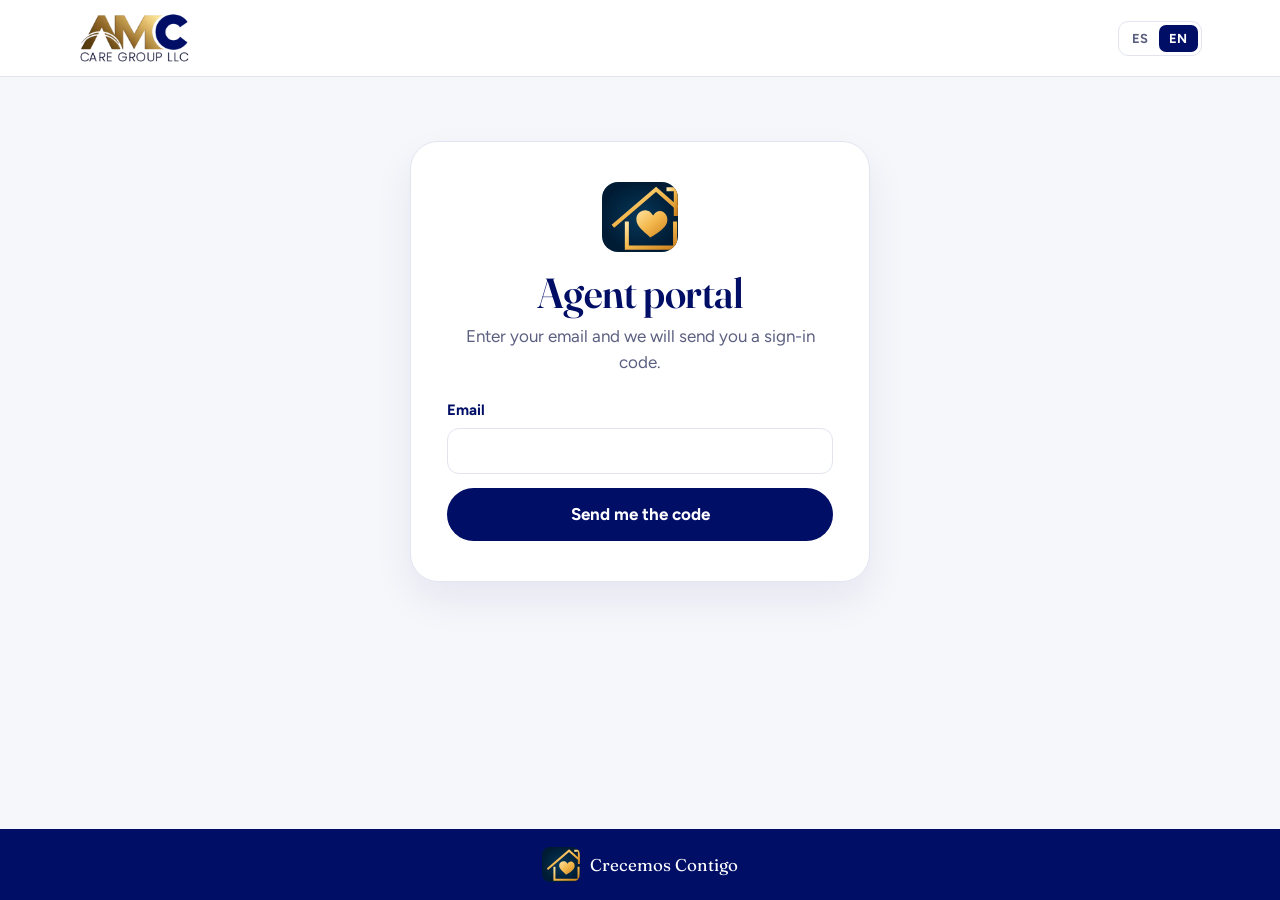
<file: agentes/index.html>
<!doctype html>
<html lang="es">
<head>
<meta charset="utf-8">
<meta name="viewport" content="width=device-width, initial-scale=1">
<title>Portal de agentes · AMC Care Group</title>
<meta name="robots" content="noindex,nofollow">
<meta name="referrer" content="no-referrer">
<meta name="theme-color" content="#000E66">
<link rel="icon" type="image/png" sizes="32x32" href="../assets/favicon-32.png">
<link rel="preconnect" href="https://fonts.googleapis.com">
<link rel="preconnect" href="https://fonts.gstatic.com" crossorigin>
<link href="https://fonts.googleapis.com/css2?family=Fraunces:ital,opsz,wght@0,9..144,500;0,9..144,600;1,9..144,500&family=Figtree:wght@400;500;600;700;800&display=swap" rel="stylesheet">
<link rel="stylesheet" href="agentes.css">
</head>
<body>

<header class="top">
  <div class="wrap">
    <button class="brand" id="homeBtn" type="button" aria-label="Portal"><img src="../assets/amc-logo-web.png" alt="AMC Care Group LLC" width="1868" height="864"></button>
    <div class="top-tools">
      <div class="who" id="who" hidden><b id="whoName"></b><span id="whoEmail"></span></div>
      <div class="lang" role="group" aria-label="Idioma / Language"><button type="button" data-lang="es">ES</button><button type="button" data-lang="en">EN</button></div>
      <button class="ghost" id="logoutBtn" type="button" data-t="logout" hidden></button>
    </div>
  </div>
</header>

<main class="wrap">

  <!-- Entrada -->
  <section class="login" id="vLogin" hidden>
    <img class="login-casita" src="../assets/casita.svg" alt="" width="520" height="480">
    <h1 data-t="loginTitle"></h1>
    <p class="muted" id="loginHint"></p>
    <form id="emailForm" novalidate>
      <label for="email" data-t="emailLabel"></label>
      <input id="email" type="email" autocomplete="email" inputmode="email" required>
      <button class="primary" type="submit" data-t="sendCode"></button>
    </form>
    <form id="codeForm" novalidate hidden>
      <label for="code" data-t="codeLabel"></label>
      <input id="code" class="code-input" type="text" inputmode="numeric" autocomplete="one-time-code" maxlength="6" required>
      <button class="primary" type="submit" data-t="enter"></button>
      <button class="link" id="backBtn" type="button" data-t="useOther"></button>
    </form>
    <p class="msg" id="loginMsg" role="status" hidden></p>
  </section>

  <!-- Portal -->
  <section id="vPortal" hidden>
    <div class="page-head">
      <div>
        <h1 id="hello"></h1>
        <p class="muted" data-t="portalSub"></p>
      </div>
      <input class="search" id="search" type="search" autocomplete="off">
    </div>
    <div class="links" id="links"></div>
    <p class="muted empty" id="linksEmpty" data-t="noLinks" hidden></p>
  </section>

  <!-- Daily Report -->
  <section id="vReport" hidden>
    <button class="link back" id="backHome" type="button" data-t="backPortal"></button>
    <div class="page-head">
      <div>
        <h1 data-t="reportTitle"></h1>
        <p class="muted" data-t="reportSub"></p>
      </div>
      <p class="today-pill"><b id="todayN">0</b> <span data-t="salesToday"></span></p>
    </div>

    <div class="tabs" role="tablist">
      <button type="button" role="tab" data-tab="reg" data-t="tabReg"></button>
      <button type="button" role="tab" data-tab="hist" data-t="tabHist"></button>
      <button type="button" role="tab" data-tab="admin" id="tabAdmin" data-t="tabAdmin" hidden></button>
    </div>

    <div class="panel" id="p-reg">
      <div class="reg-top">
        <div>
          <label data-t="howMany"></label>
          <div class="stepper">
            <button type="button" id="minus" aria-label="−">−</button>
            <output id="count">1</output>
            <button type="button" id="plus" aria-label="+">+</button>
          </div>
        </div>
      </div>
      <details class="help">
        <summary data-t="enrollHelpTitle"></summary>
        <ul id="enrollHelp"></ul>
      </details>
      <div id="saleBlocks"></div>
      <button class="primary" id="submitSales" type="button" disabled></button>
      <p class="hint" id="completeHint" data-t="completeHint"></p>
      <p class="msg" id="regMsg" role="status" hidden></p>
    </div>

    <div class="panel" id="p-hist" hidden>
      <label for="histCarrier" data-t="carrier"></label>
      <select id="histCarrier" class="narrow"></select>
      <div class="table-wrap" id="histTable"></div>
      <p class="hint" id="histTotal"></p>
    </div>

    <div class="panel" id="p-admin" hidden>
      <div class="metrics" id="metrics"></div>

      <h2 data-t="chartTitle"></h2>
      <p class="hint" data-t="chartHint"></p>
      <div class="filters">
        <select id="fCarrier" aria-label="Carrier"></select>
        <select id="fPlan" aria-label="Plan"></select>
        <input id="fFrom" type="date" aria-label="Desde / From">
        <input id="fTo" type="date" aria-label="Hasta / To">
        <select id="fGroup" aria-label="Agrupar / Group"></select>
      </div>
      <div class="chart" id="chart"></div>
      <div class="actions">
        <button class="ghost" id="chartCsv" type="button" data-t="downloadCsv"></button>
        <button class="ghost" id="chartXlsx" type="button" data-t="downloadXlsx"></button>
        <button class="ghost" id="chartPng" type="button" data-t="downloadChart"></button>
      </div>

      <h2 data-t="fullHist"></h2>
      <div class="filters">
        <input id="hFrom" type="date" aria-label="Desde / From">
        <input id="hTo" type="date" aria-label="Hasta / To">
        <select id="hAgent" aria-label="Agente / Agent"></select>
      </div>
      <div class="table-wrap" id="fullTable"></div>
      <div class="pager" id="pager"></div>
      <div class="actions">
        <button class="ghost" id="fullCsv" type="button" data-t="downloadCsv"></button>
        <button class="ghost" id="fullXlsx" type="button" data-t="downloadXlsx"></button>
      </div>
    </div>
  </section>

  <section id="vLoading" class="loading"><span class="spin" aria-hidden="true"></span></section>
</main>

<footer class="foot">
  <img src="../assets/casita.svg" alt="" width="520" height="480">
  <span>Crecemos Contigo</span>
</footer>

<script src="agentes.js"></script>
</body>
</html>
</file>
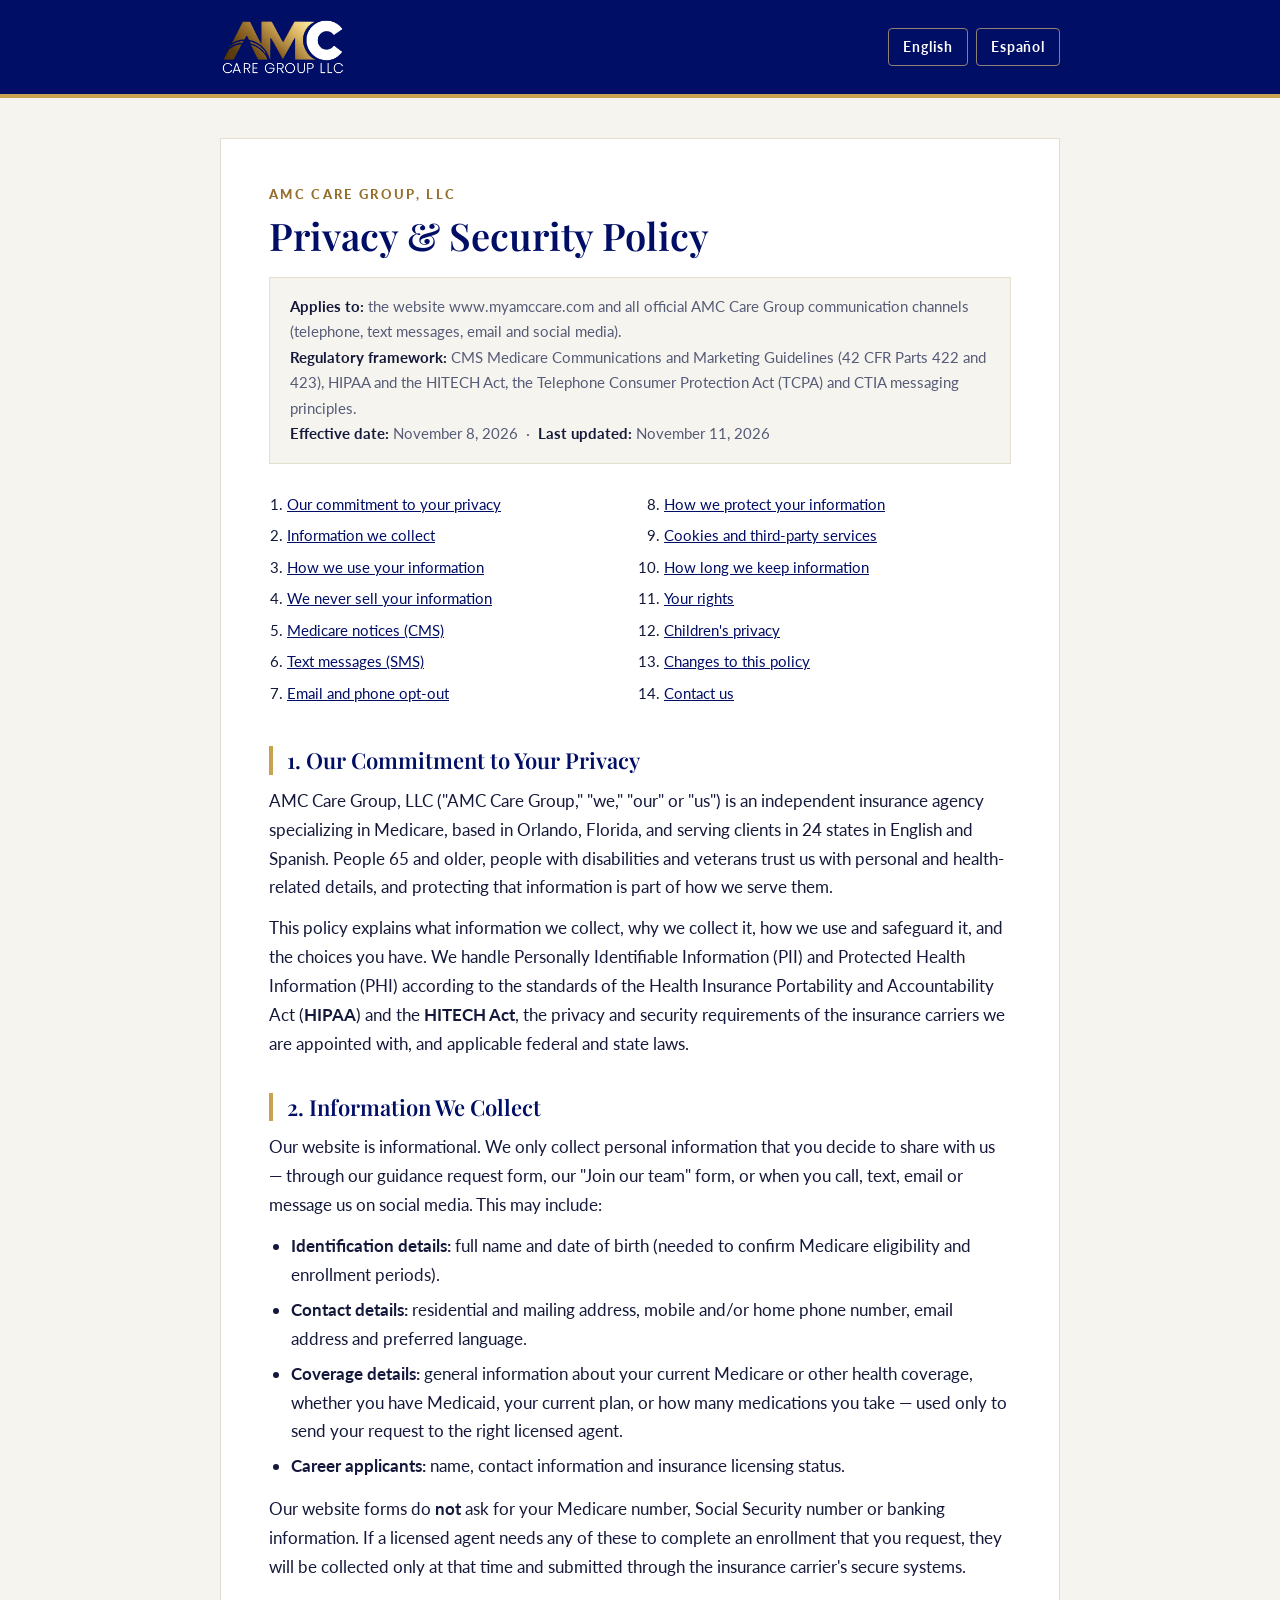
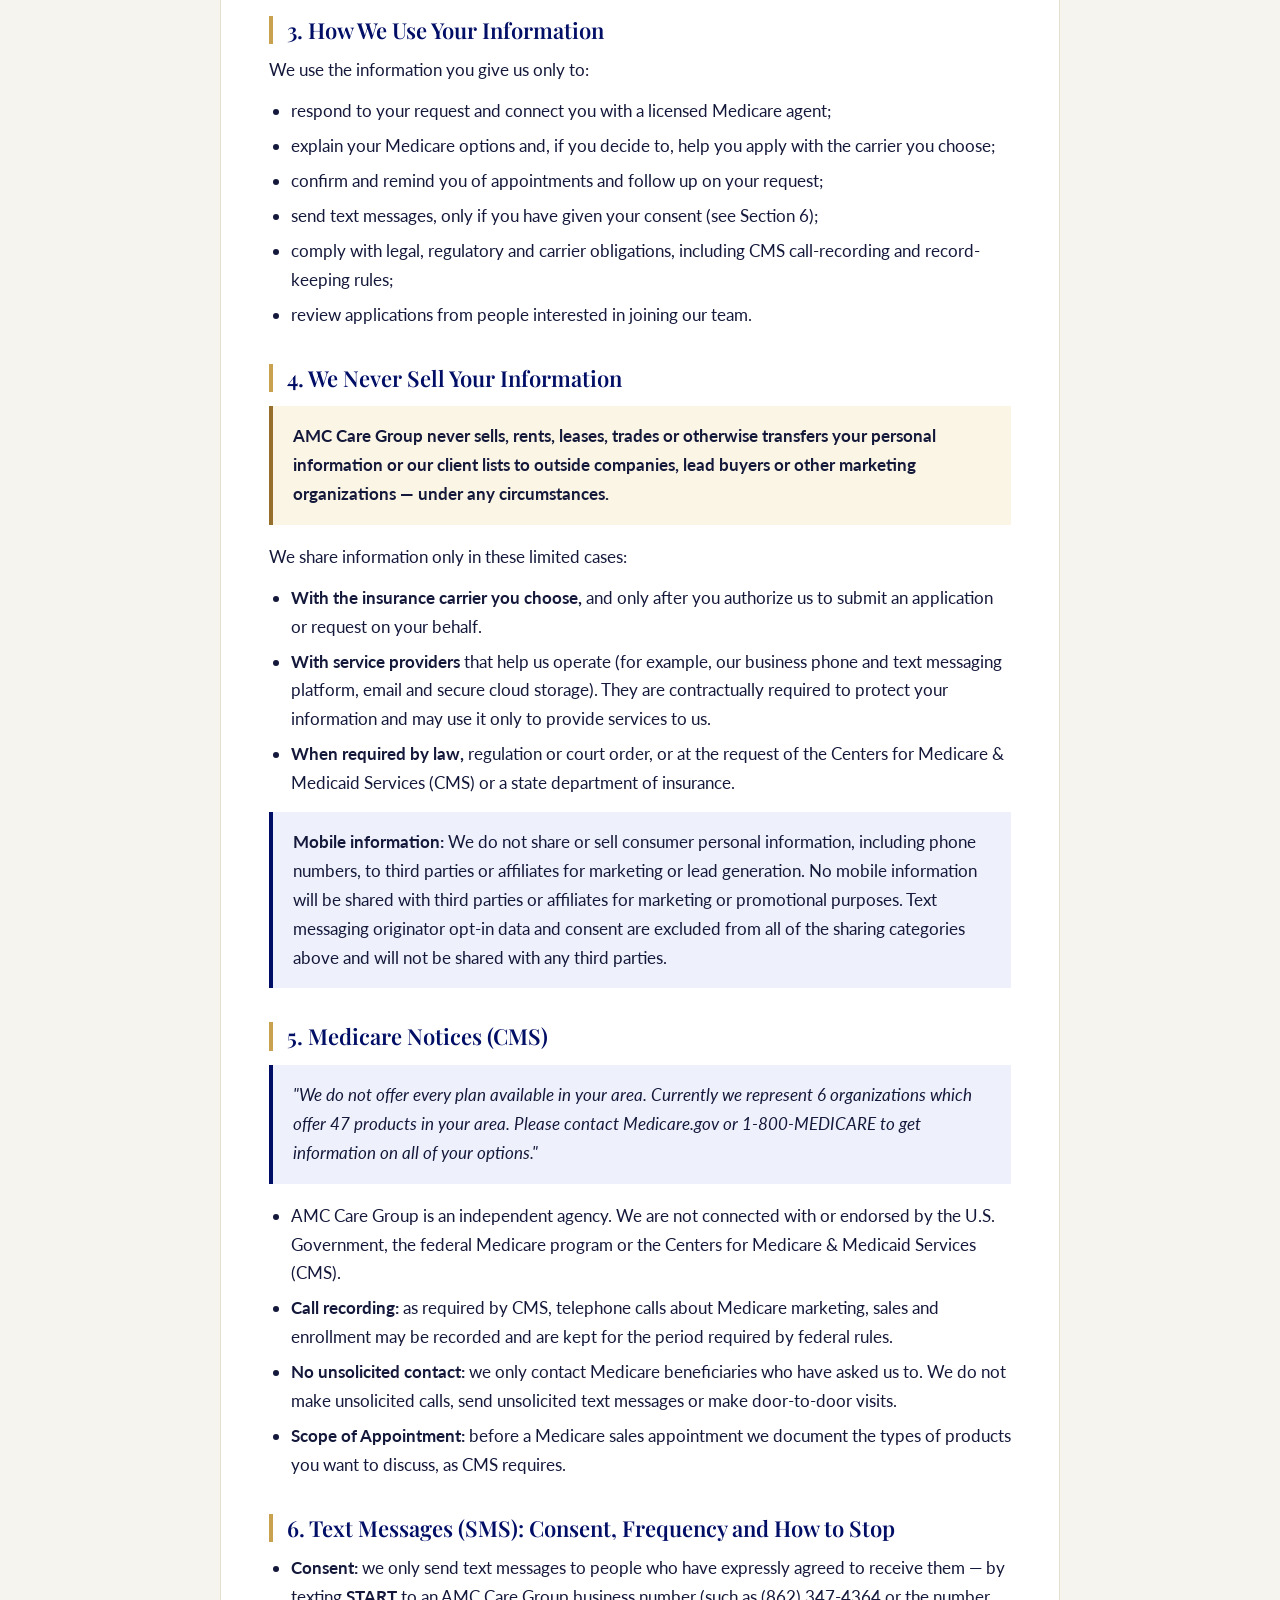
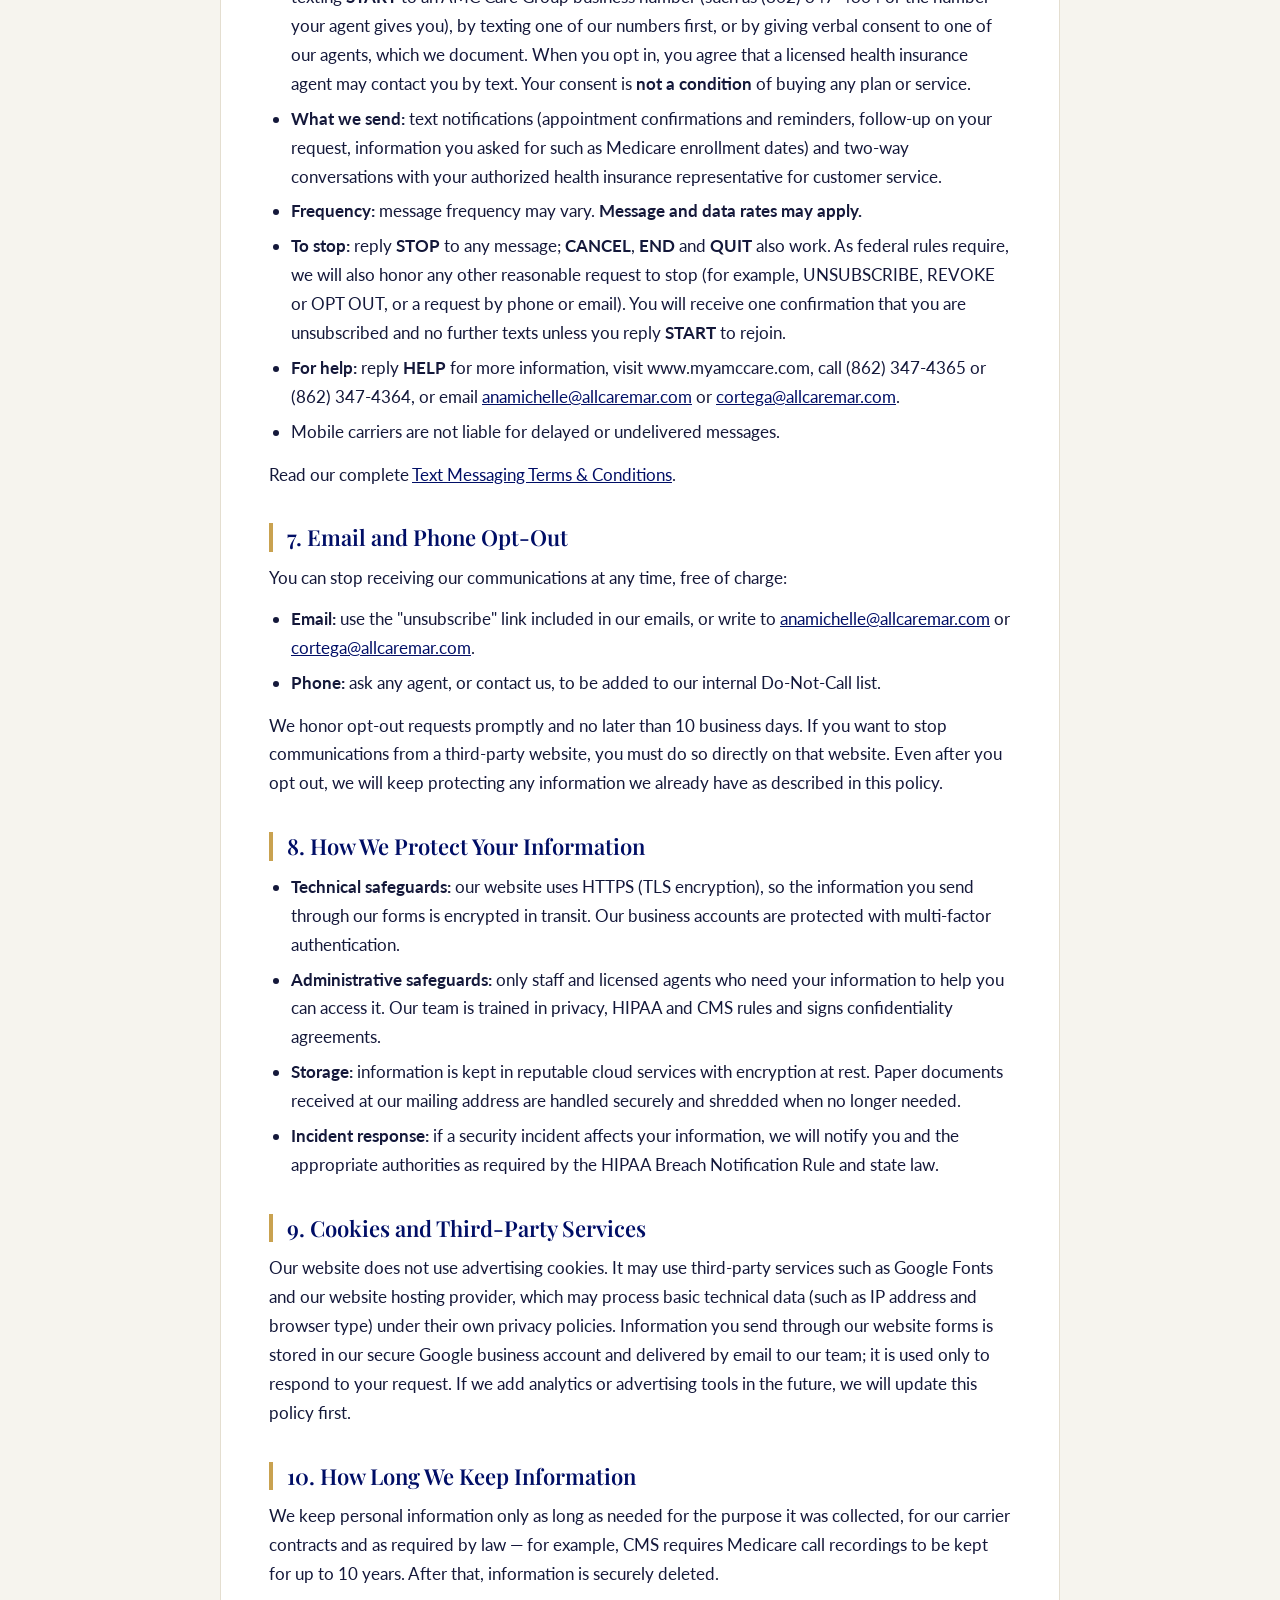
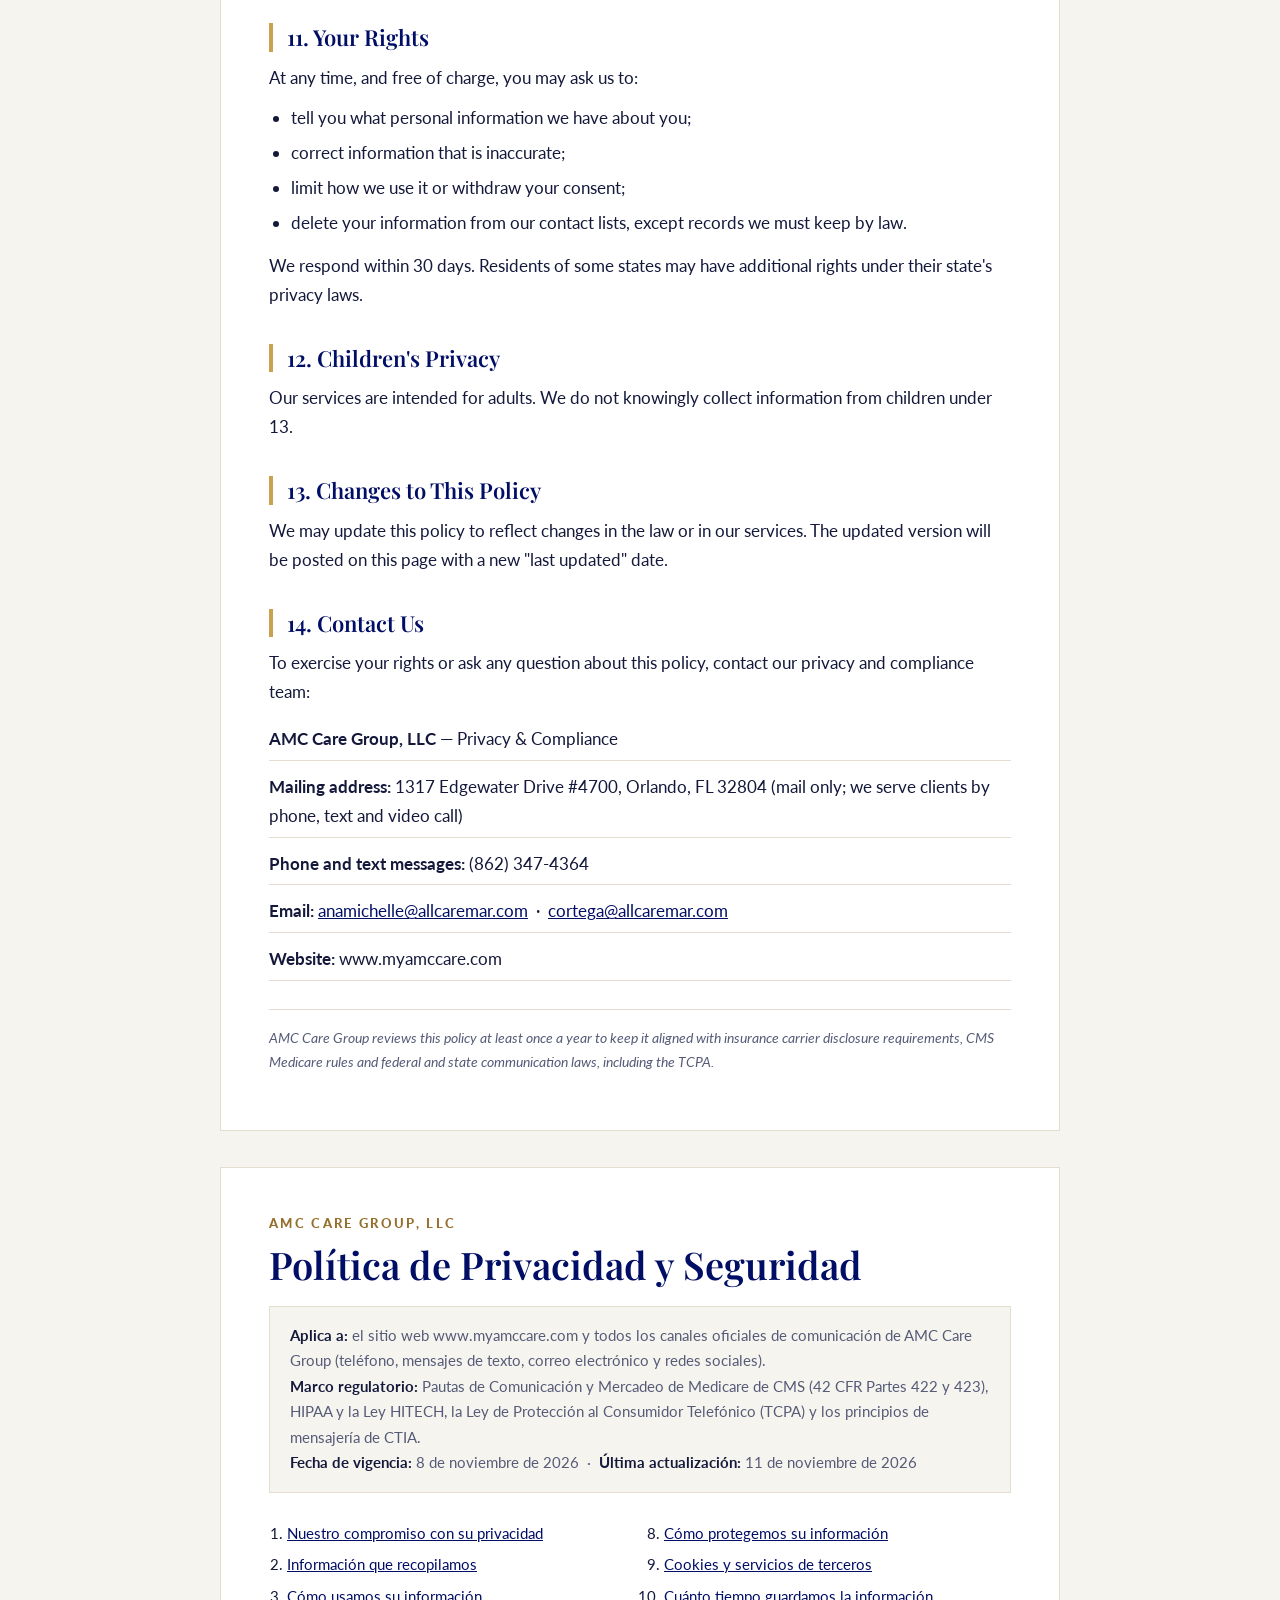
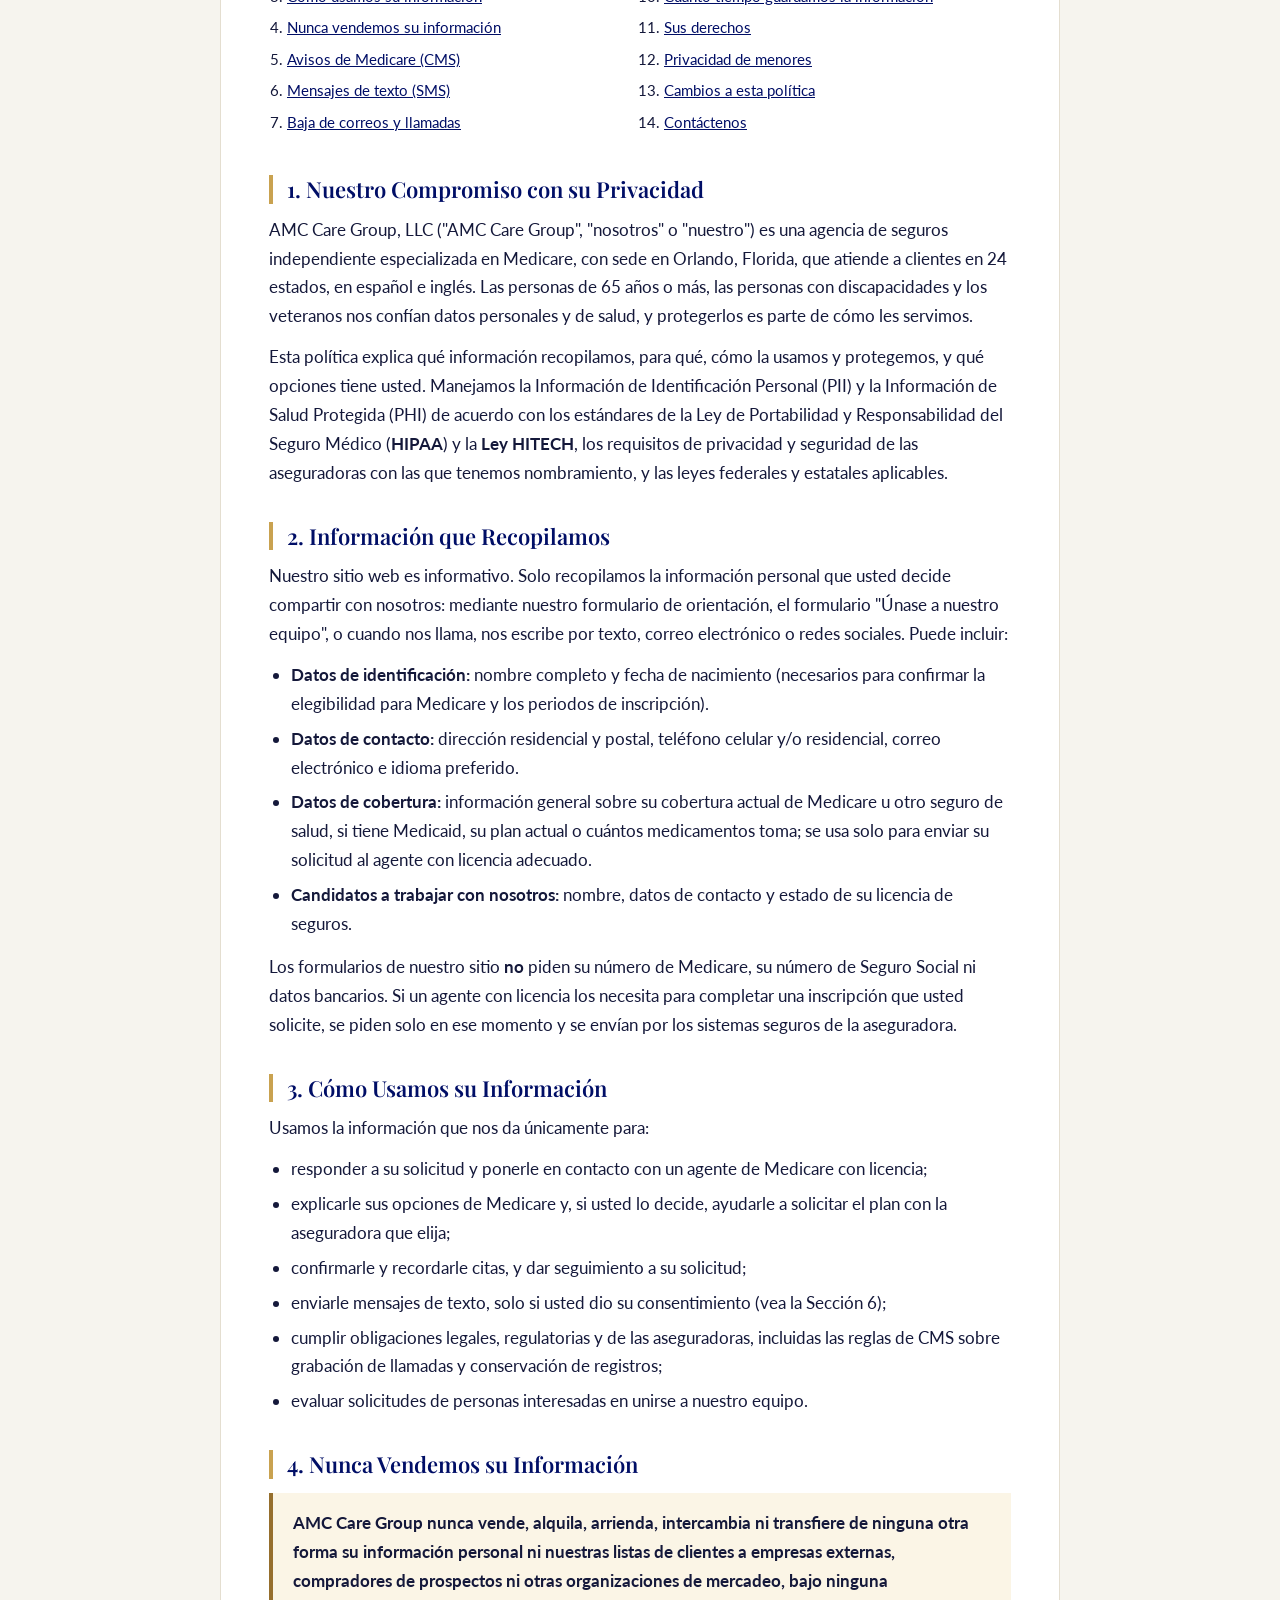
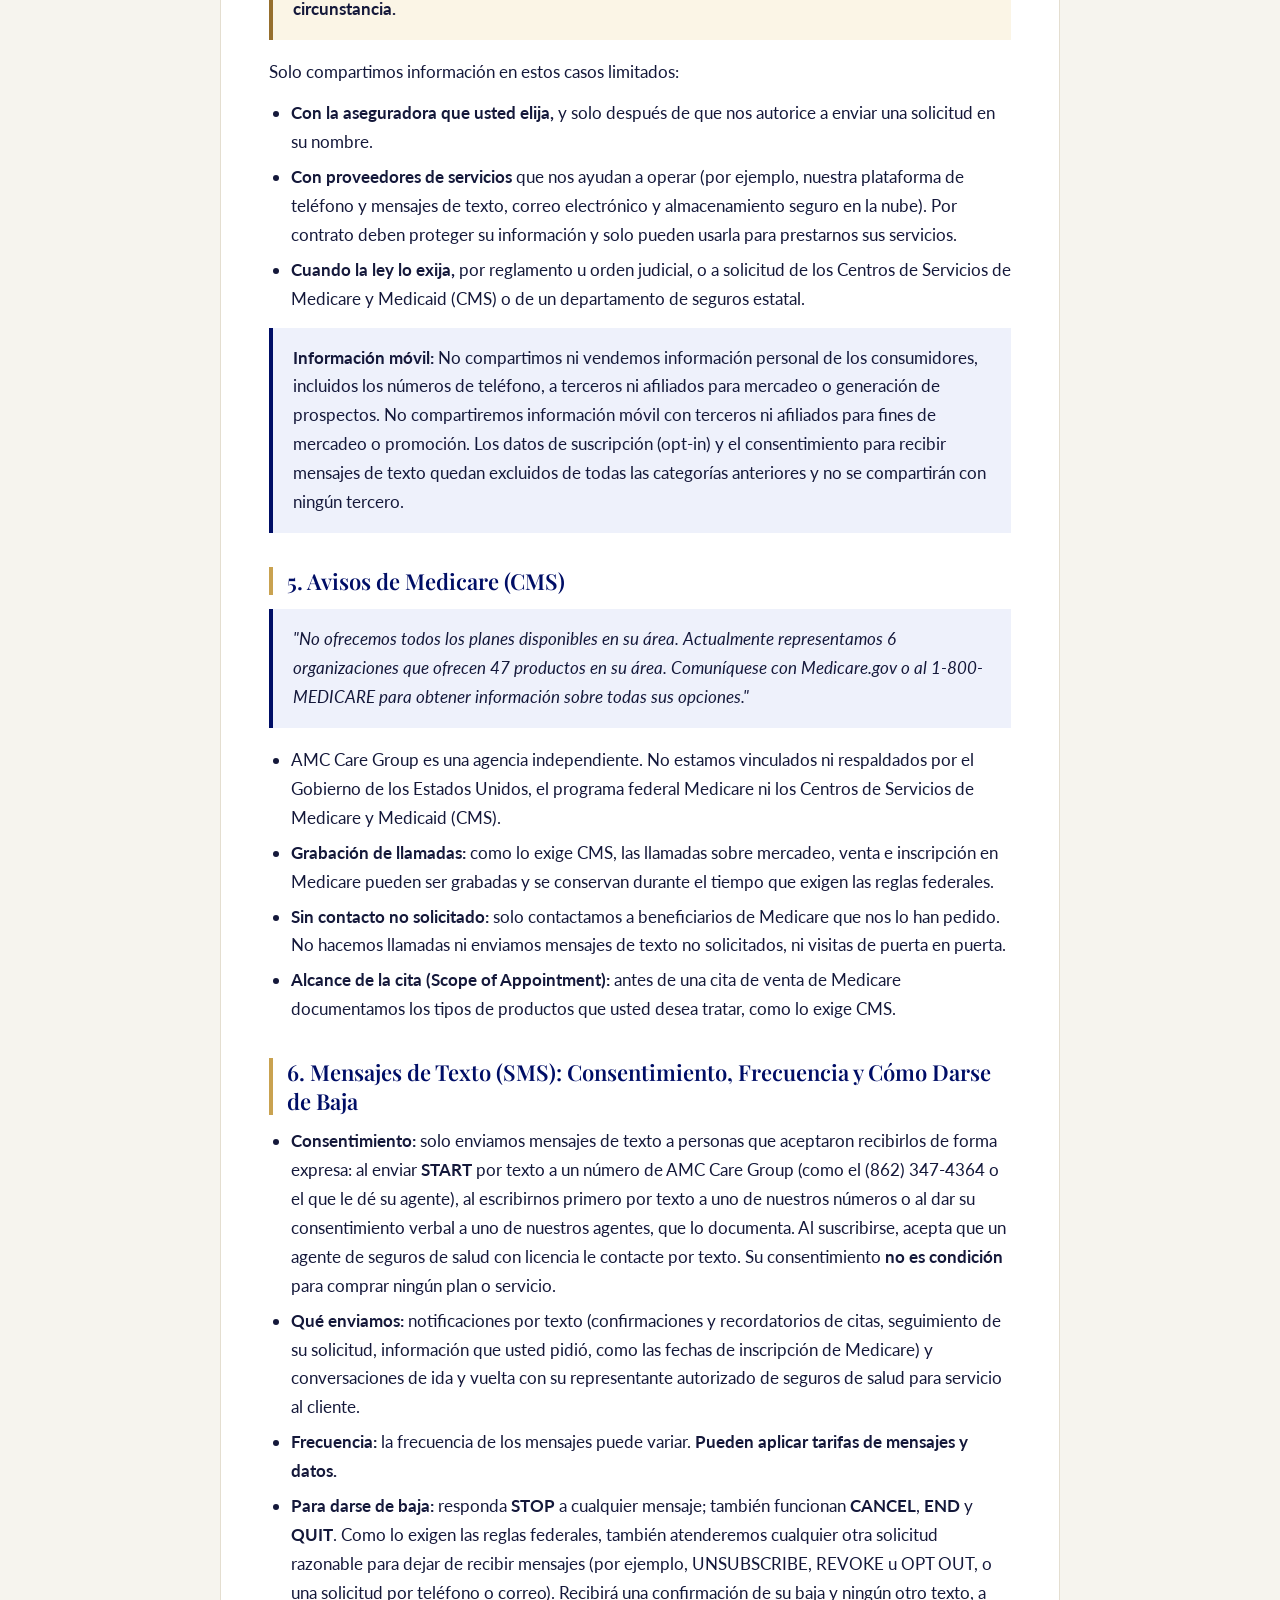
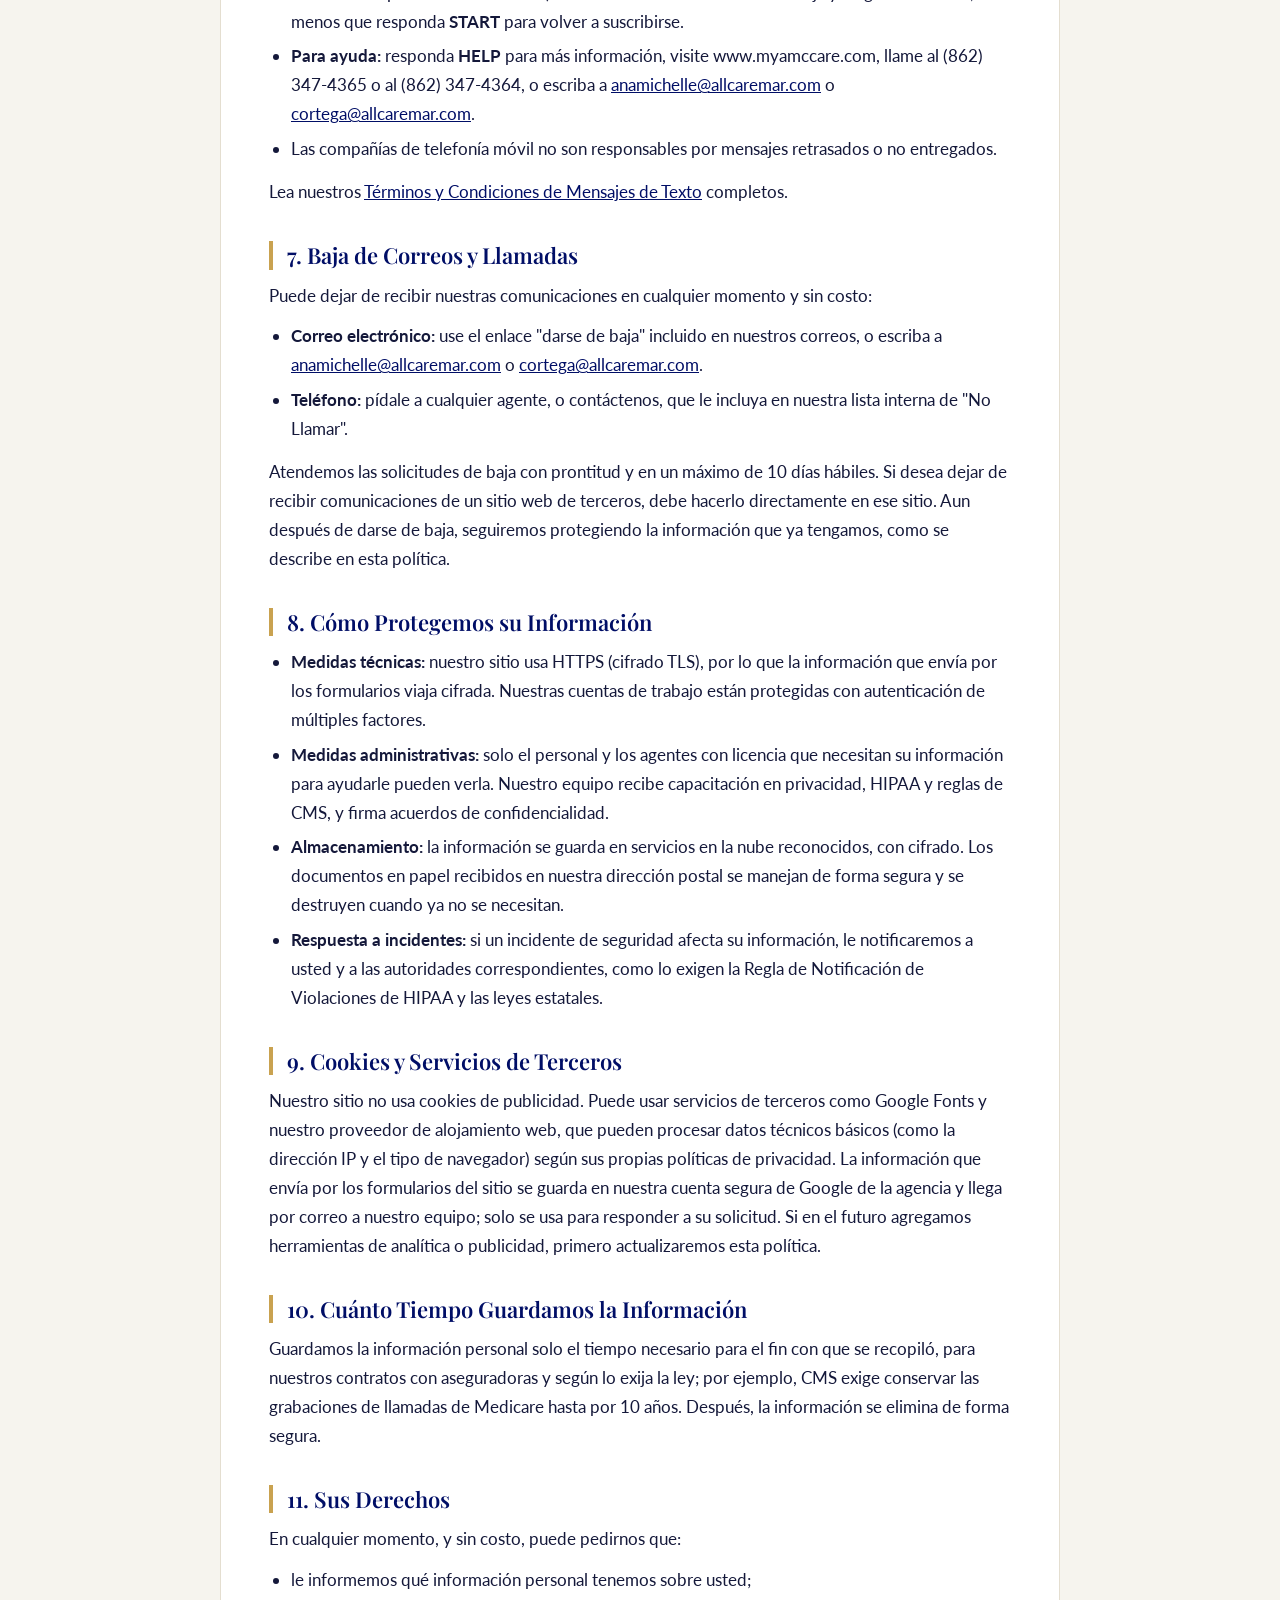
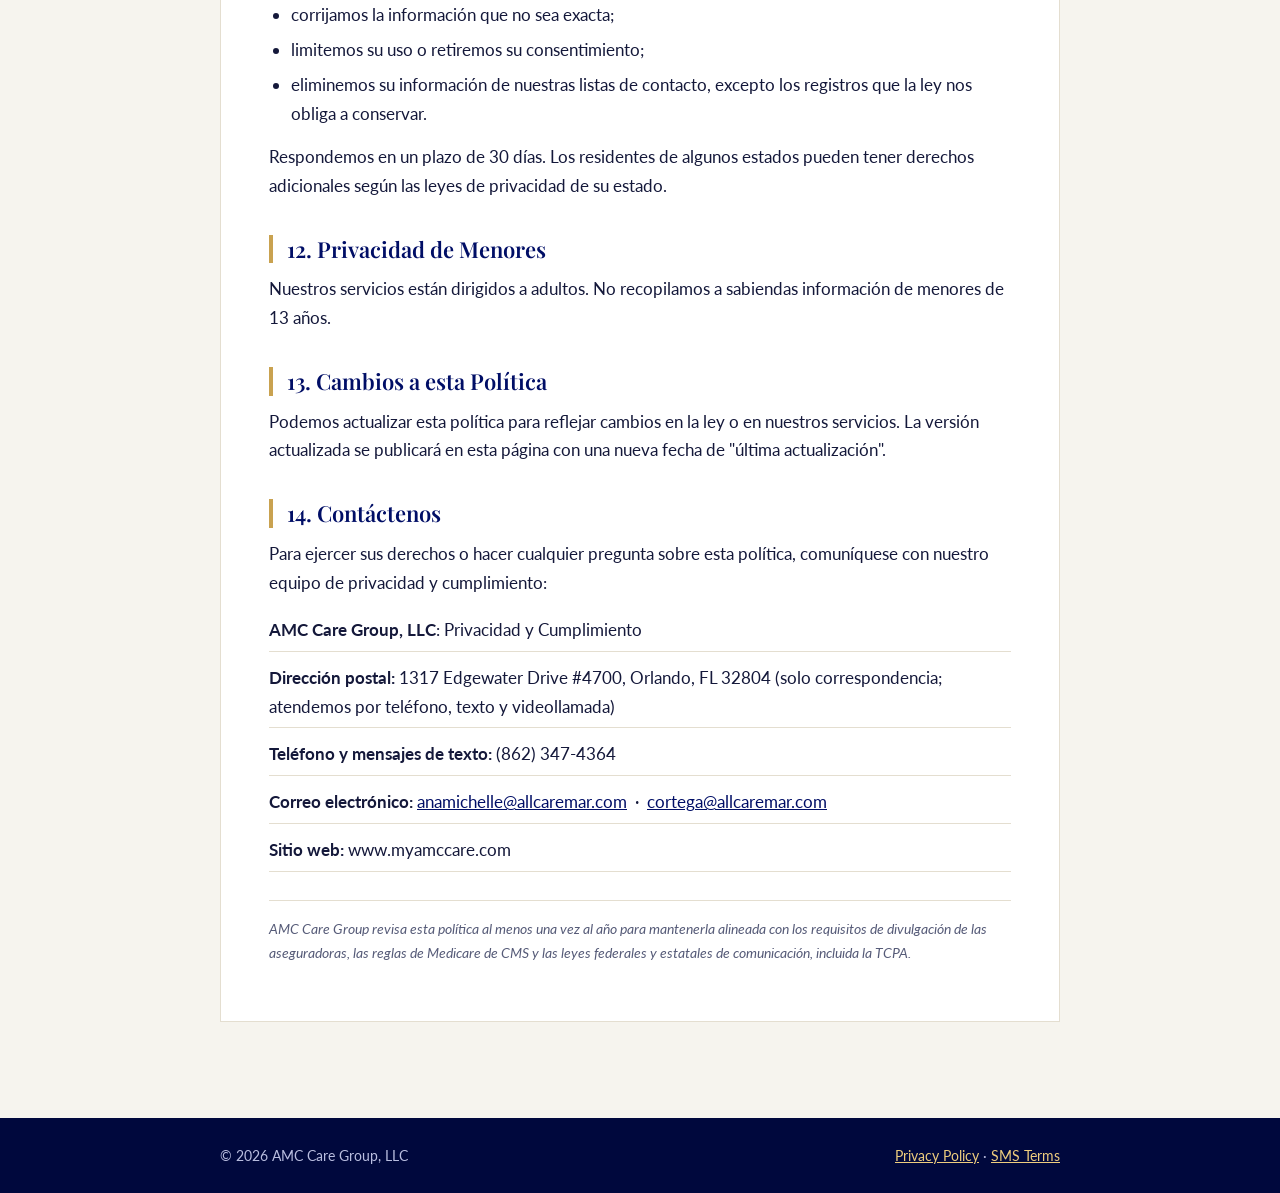
<file: privacy-policy.html>
<!doctype html>
<html lang="en">
<head>
<meta charset="utf-8">
<meta name="viewport" content="width=device-width, initial-scale=1">
<title>Privacy & Security Policy | Política de Privacidad — AMC Care Group, LLC</title>
<meta name="description" content="Privacy and Security Policy of AMC Care Group, LLC, an independent Medicare insurance agency. Includes text messaging (SMS) consent and opt-out information.">
<link rel="preconnect" href="https://fonts.googleapis.com">
<link rel="preconnect" href="https://fonts.gstatic.com" crossorigin>
<link href="https://fonts.googleapis.com/css2?family=Playfair+Display:wght@600&family=Lato:wght@400;700;900&display=swap" rel="stylesheet">
<link rel="stylesheet" href="assets/legal.css">
</head>
<body>

<header class="top"><div class="wrap">
  <a href="index.html"><img src="assets/amc-logo-light.png" alt="AMC Care Group LLC"></a>
  <nav class="langs"><a href="#english">English</a><a href="#espanol">Español</a></nav>
</div></header>

<main><div class="wrap">

<!-- ============================ ENGLISH ============================ -->
<article id="english" lang="en">
  <div class="kicker">AMC Care Group, LLC</div>
  <h1>Privacy &amp; Security Policy</h1>
  <div class="meta">
    <b>Applies to:</b> the website www.myamccare.com and all official AMC Care Group communication channels (telephone, text messages, email and social media).<br>
    <b>Regulatory framework:</b> CMS Medicare Communications and Marketing Guidelines (42 CFR Parts 422 and 423), HIPAA and the HITECH Act, the Telephone Consumer Protection Act (TCPA) and CTIA messaging principles.<br>
    <b>Effective date:</b> November 8, 2026 &nbsp;·&nbsp; <b>Last updated:</b> November 11, 2026
  </div>

  <ol class="toc">
    <li><a href="#en-1">Our commitment to your privacy</a></li>
    <li><a href="#en-2">Information we collect</a></li>
    <li><a href="#en-3">How we use your information</a></li>
    <li><a href="#en-4">We never sell your information</a></li>
    <li><a href="#en-5">Medicare notices (CMS)</a></li>
    <li><a href="#en-6">Text messages (SMS)</a></li>
    <li><a href="#en-7">Email and phone opt-out</a></li>
    <li><a href="#en-8">How we protect your information</a></li>
    <li><a href="#en-9">Cookies and third-party services</a></li>
    <li><a href="#en-10">How long we keep information</a></li>
    <li><a href="#en-11">Your rights</a></li>
    <li><a href="#en-12">Children's privacy</a></li>
    <li><a href="#en-13">Changes to this policy</a></li>
    <li><a href="#en-14">Contact us</a></li>
  </ol>

  <h2 id="en-1">1. Our Commitment to Your Privacy</h2>
  <p>AMC Care Group, LLC ("AMC Care Group," "we," "our" or "us") is an independent insurance agency specializing in Medicare, based in Orlando, Florida, and serving clients in 24 states in English and Spanish. People 65 and older, people with disabilities and veterans trust us with personal and health-related details, and protecting that information is part of how we serve them.</p>
  <p>This policy explains what information we collect, why we collect it, how we use and safeguard it, and the choices you have. We handle Personally Identifiable Information (PII) and Protected Health Information (PHI) according to the standards of the Health Insurance Portability and Accountability Act (<b>HIPAA</b>) and the <b>HITECH Act</b>, the privacy and security requirements of the insurance carriers we are appointed with, and applicable federal and state laws.</p>

  <h2 id="en-2">2. Information We Collect</h2>
  <p>Our website is informational. We only collect personal information that you decide to share with us — through our guidance request form, our "Join our team" form, or when you call, text, email or message us on social media. This may include:</p>
  <ul>
    <li><b>Identification details:</b> full name and date of birth (needed to confirm Medicare eligibility and enrollment periods).</li>
    <li><b>Contact details:</b> residential and mailing address, mobile and/or home phone number, email address and preferred language.</li>
    <li><b>Coverage details:</b> general information about your current Medicare or other health coverage, whether you have Medicaid, your current plan, or how many medications you take — used only to send your request to the right licensed agent.</li>
    <li><b>Career applicants:</b> name, contact information and insurance licensing status.</li>
  </ul>
  <p>Our website forms do <b>not</b> ask for your Medicare number, Social Security number or banking information. If a licensed agent needs any of these to complete an enrollment that you request, they will be collected only at that time and submitted through the insurance carrier's secure systems.</p>

  <h2 id="en-3">3. How We Use Your Information</h2>
  <p>We use the information you give us only to:</p>
  <ul>
    <li>respond to your request and connect you with a licensed Medicare agent;</li>
    <li>explain your Medicare options and, if you decide to, help you apply with the carrier you choose;</li>
    <li>confirm and remind you of appointments and follow up on your request;</li>
    <li>send text messages, only if you have given your consent (see Section 6);</li>
    <li>comply with legal, regulatory and carrier obligations, including CMS call-recording and record-keeping rules;</li>
    <li>review applications from people interested in joining our team.</li>
  </ul>

  <h2 id="en-4">4. We Never Sell Your Information</h2>
  <div class="box gold"><p><b>AMC Care Group never sells, rents, leases, trades or otherwise transfers your personal information or our client lists to outside companies, lead buyers or other marketing organizations — under any circumstances.</b></p></div>
  <p>We share information only in these limited cases:</p>
  <ul>
    <li><b>With the insurance carrier you choose,</b> and only after you authorize us to submit an application or request on your behalf.</li>
    <li><b>With service providers</b> that help us operate (for example, our business phone and text messaging platform, email and secure cloud storage). They are contractually required to protect your information and may use it only to provide services to us.</li>
    <li><b>When required by law,</b> regulation or court order, or at the request of the Centers for Medicare &amp; Medicaid Services (CMS) or a state department of insurance.</li>
  </ul>
  <div class="box"><p><b>Mobile information:</b> We do not share or sell consumer personal information, including phone numbers, to third parties or affiliates for marketing or lead generation. No mobile information will be shared with third parties or affiliates for marketing or promotional purposes. Text messaging originator opt-in data and consent are excluded from all of the sharing categories above and will not be shared with any third parties.</p></div>

  <h2 id="en-5">5. Medicare Notices (CMS)</h2>
  <div class="box"><p><i>"We do not offer every plan available in your area. Currently we represent 6 organizations which offer 47 products in your area. Please contact Medicare.gov or 1-800-MEDICARE to get information on all of your options."</i></p></div>
  <ul>
    <li>AMC Care Group is an independent agency. We are not connected with or endorsed by the U.S. Government, the federal Medicare program or the Centers for Medicare &amp; Medicaid Services (CMS).</li>
    <li><b>Call recording:</b> as required by CMS, telephone calls about Medicare marketing, sales and enrollment may be recorded and are kept for the period required by federal rules.</li>
    <li><b>No unsolicited contact:</b> we only contact Medicare beneficiaries who have asked us to. We do not make unsolicited calls, send unsolicited text messages or make door-to-door visits.</li>
    <li><b>Scope of Appointment:</b> before a Medicare sales appointment we document the types of products you want to discuss, as CMS requires.</li>
  </ul>

  <h2 id="en-6">6. Text Messages (SMS): Consent, Frequency and How to Stop</h2>
  <ul>
    <li><b>Consent:</b> we only send text messages to people who have expressly agreed to receive them — by texting <b>START</b> to an AMC Care Group business number (such as (862) 347-4364 or the number your agent gives you), by texting one of our numbers first, or by giving verbal consent to one of our agents, which we document. When you opt in, you agree that a licensed health insurance agent may contact you by text. Your consent is <b>not a condition</b> of buying any plan or service.</li>
    <li><b>What we send:</b> text notifications (appointment confirmations and reminders, follow-up on your request, information you asked for such as Medicare enrollment dates) and two-way conversations with your authorized health insurance representative for customer service.</li>
    <li><b>Frequency:</b> message frequency may vary. <b>Message and data rates may apply.</b></li>
    <li><b>To stop:</b> reply <b>STOP</b> to any message; <b>CANCEL</b>, <b>END</b> and <b>QUIT</b> also work. As federal rules require, we will also honor any other reasonable request to stop (for example, UNSUBSCRIBE, REVOKE or OPT OUT, or a request by phone or email). You will receive one confirmation that you are unsubscribed and no further texts unless you reply <b>START</b> to rejoin.</li>
    <li><b>For help:</b> reply <b>HELP</b> for more information, visit www.myamccare.com, call (862) 347-4365 or (862) 347-4364, or email <a href="mailto:anamichelle@allcaremar.com">anamichelle@allcaremar.com</a> or <a href="mailto:cortega@allcaremar.com">cortega@allcaremar.com</a>.</li>
    <li>Mobile carriers are not liable for delayed or undelivered messages.</li>
  </ul>
  <p>Read our complete <a href="sms-terms.html">Text Messaging Terms &amp; Conditions</a>.</p>

  <h2 id="en-7">7. Email and Phone Opt-Out</h2>
  <p>You can stop receiving our communications at any time, free of charge:</p>
  <ul>
    <li><b>Email:</b> use the "unsubscribe" link included in our emails, or write to <a href="mailto:anamichelle@allcaremar.com">anamichelle@allcaremar.com</a> or <a href="mailto:cortega@allcaremar.com">cortega@allcaremar.com</a>.</li>
    <li><b>Phone:</b> ask any agent, or contact us, to be added to our internal Do-Not-Call list.</li>
  </ul>
  <p>We honor opt-out requests promptly and no later than 10 business days. If you want to stop communications from a third-party website, you must do so directly on that website. Even after you opt out, we will keep protecting any information we already have as described in this policy.</p>

  <h2 id="en-8">8. How We Protect Your Information</h2>
  <ul>
    <li><b>Technical safeguards:</b> our website uses HTTPS (TLS encryption), so the information you send through our forms is encrypted in transit. Our business accounts are protected with multi-factor authentication.</li>
    <li><b>Administrative safeguards:</b> only staff and licensed agents who need your information to help you can access it. Our team is trained in privacy, HIPAA and CMS rules and signs confidentiality agreements.</li>
    <li><b>Storage:</b> information is kept in reputable cloud services with encryption at rest. Paper documents received at our mailing address are handled securely and shredded when no longer needed.</li>
    <li><b>Incident response:</b> if a security incident affects your information, we will notify you and the appropriate authorities as required by the HIPAA Breach Notification Rule and state law.</li>
  </ul>

  <h2 id="en-9">9. Cookies and Third-Party Services</h2>
  <p>Our website does not use advertising cookies. It may use third-party services such as Google Fonts and our website hosting provider, which may process basic technical data (such as IP address and browser type) under their own privacy policies. Information you send through our website forms is stored in our secure Google business account and delivered by email to our team; it is used only to respond to your request. If we add analytics or advertising tools in the future, we will update this policy first.</p>

  <h2 id="en-10">10. How Long We Keep Information</h2>
  <p>We keep personal information only as long as needed for the purpose it was collected, for our carrier contracts and as required by law — for example, CMS requires Medicare call recordings to be kept for up to 10 years. After that, information is securely deleted.</p>

  <h2 id="en-11">11. Your Rights</h2>
  <p>At any time, and free of charge, you may ask us to:</p>
  <ul>
    <li>tell you what personal information we have about you;</li>
    <li>correct information that is inaccurate;</li>
    <li>limit how we use it or withdraw your consent;</li>
    <li>delete your information from our contact lists, except records we must keep by law.</li>
  </ul>
  <p>We respond within 30 days. Residents of some states may have additional rights under their state's privacy laws.</p>

  <h2 id="en-12">12. Children's Privacy</h2>
  <p>Our services are intended for adults. We do not knowingly collect information from children under 13.</p>

  <h2 id="en-13">13. Changes to This Policy</h2>
  <p>We may update this policy to reflect changes in the law or in our services. The updated version will be posted on this page with a new "last updated" date.</p>

  <h2 id="en-14">14. Contact Us</h2>
  <p>To exercise your rights or ask any question about this policy, contact our privacy and compliance team:</p>
  <ul class="contact">
    <li><b>AMC Care Group, LLC</b> — Privacy &amp; Compliance</li>
    <li><b>Mailing address:</b> 1317 Edgewater Drive #4700, Orlando, FL 32804 (mail only; we serve clients by phone, text and video call)</li>
    <li><b>Phone and text messages:</b> (862) 347-4364</li>
    <li><b>Email:</b> <a href="mailto:anamichelle@allcaremar.com">anamichelle@allcaremar.com</a> &nbsp;·&nbsp; <a href="mailto:cortega@allcaremar.com">cortega@allcaremar.com</a></li>
    <li><b>Website:</b> www.myamccare.com</li>
  </ul>
  <p class="foot-note">AMC Care Group reviews this policy at least once a year to keep it aligned with insurance carrier disclosure requirements, CMS Medicare rules and federal and state communication laws, including the TCPA.</p>
</article>

<!-- ============================ ESPAÑOL ============================ -->
<article id="espanol" lang="es">
  <div class="kicker">AMC Care Group, LLC</div>
  <h1>Política de Privacidad y Seguridad</h1>
  <div class="meta">
    <b>Aplica a:</b> el sitio web www.myamccare.com y todos los canales oficiales de comunicación de AMC Care Group (teléfono, mensajes de texto, correo electrónico y redes sociales).<br>
    <b>Marco regulatorio:</b> Pautas de Comunicación y Mercadeo de Medicare de CMS (42 CFR Partes 422 y 423), HIPAA y la Ley HITECH, la Ley de Protección al Consumidor Telefónico (TCPA) y los principios de mensajería de CTIA.<br>
    <b>Fecha de vigencia:</b> 8 de noviembre de 2026 &nbsp;·&nbsp; <b>Última actualización:</b> 11 de noviembre de 2026
  </div>

  <ol class="toc">
    <li><a href="#es-1">Nuestro compromiso con su privacidad</a></li>
    <li><a href="#es-2">Información que recopilamos</a></li>
    <li><a href="#es-3">Cómo usamos su información</a></li>
    <li><a href="#es-4">Nunca vendemos su información</a></li>
    <li><a href="#es-5">Avisos de Medicare (CMS)</a></li>
    <li><a href="#es-6">Mensajes de texto (SMS)</a></li>
    <li><a href="#es-7">Baja de correos y llamadas</a></li>
    <li><a href="#es-8">Cómo protegemos su información</a></li>
    <li><a href="#es-9">Cookies y servicios de terceros</a></li>
    <li><a href="#es-10">Cuánto tiempo guardamos la información</a></li>
    <li><a href="#es-11">Sus derechos</a></li>
    <li><a href="#es-12">Privacidad de menores</a></li>
    <li><a href="#es-13">Cambios a esta política</a></li>
    <li><a href="#es-14">Contáctenos</a></li>
  </ol>

  <h2 id="es-1">1. Nuestro Compromiso con su Privacidad</h2>
  <p>AMC Care Group, LLC ("AMC Care Group", "nosotros" o "nuestro") es una agencia de seguros independiente especializada en Medicare, con sede en Orlando, Florida, que atiende a clientes en 24 estados, en español e inglés. Las personas de 65 años o más, las personas con discapacidades y los veteranos nos confían datos personales y de salud, y protegerlos es parte de cómo les servimos.</p>
  <p>Esta política explica qué información recopilamos, para qué, cómo la usamos y protegemos, y qué opciones tiene usted. Manejamos la Información de Identificación Personal (PII) y la Información de Salud Protegida (PHI) de acuerdo con los estándares de la Ley de Portabilidad y Responsabilidad del Seguro Médico (<b>HIPAA</b>) y la <b>Ley HITECH</b>, los requisitos de privacidad y seguridad de las aseguradoras con las que tenemos nombramiento, y las leyes federales y estatales aplicables.</p>

  <h2 id="es-2">2. Información que Recopilamos</h2>
  <p>Nuestro sitio web es informativo. Solo recopilamos la información personal que usted decide compartir con nosotros: mediante nuestro formulario de orientación, el formulario "Únase a nuestro equipo", o cuando nos llama, nos escribe por texto, correo electrónico o redes sociales. Puede incluir:</p>
  <ul>
    <li><b>Datos de identificación:</b> nombre completo y fecha de nacimiento (necesarios para confirmar la elegibilidad para Medicare y los periodos de inscripción).</li>
    <li><b>Datos de contacto:</b> dirección residencial y postal, teléfono celular y/o residencial, correo electrónico e idioma preferido.</li>
    <li><b>Datos de cobertura:</b> información general sobre su cobertura actual de Medicare u otro seguro de salud, si tiene Medicaid, su plan actual o cuántos medicamentos toma; se usa solo para enviar su solicitud al agente con licencia adecuado.</li>
    <li><b>Candidatos a trabajar con nosotros:</b> nombre, datos de contacto y estado de su licencia de seguros.</li>
  </ul>
  <p>Los formularios de nuestro sitio <b>no</b> piden su número de Medicare, su número de Seguro Social ni datos bancarios. Si un agente con licencia los necesita para completar una inscripción que usted solicite, se piden solo en ese momento y se envían por los sistemas seguros de la aseguradora.</p>

  <h2 id="es-3">3. Cómo Usamos su Información</h2>
  <p>Usamos la información que nos da únicamente para:</p>
  <ul>
    <li>responder a su solicitud y ponerle en contacto con un agente de Medicare con licencia;</li>
    <li>explicarle sus opciones de Medicare y, si usted lo decide, ayudarle a solicitar el plan con la aseguradora que elija;</li>
    <li>confirmarle y recordarle citas, y dar seguimiento a su solicitud;</li>
    <li>enviarle mensajes de texto, solo si usted dio su consentimiento (vea la Sección 6);</li>
    <li>cumplir obligaciones legales, regulatorias y de las aseguradoras, incluidas las reglas de CMS sobre grabación de llamadas y conservación de registros;</li>
    <li>evaluar solicitudes de personas interesadas en unirse a nuestro equipo.</li>
  </ul>

  <h2 id="es-4">4. Nunca Vendemos su Información</h2>
  <div class="box gold"><p><b>AMC Care Group nunca vende, alquila, arrienda, intercambia ni transfiere de ninguna otra forma su información personal ni nuestras listas de clientes a empresas externas, compradores de prospectos ni otras organizaciones de mercadeo, bajo ninguna circunstancia.</b></p></div>
  <p>Solo compartimos información en estos casos limitados:</p>
  <ul>
    <li><b>Con la aseguradora que usted elija,</b> y solo después de que nos autorice a enviar una solicitud en su nombre.</li>
    <li><b>Con proveedores de servicios</b> que nos ayudan a operar (por ejemplo, nuestra plataforma de teléfono y mensajes de texto, correo electrónico y almacenamiento seguro en la nube). Por contrato deben proteger su información y solo pueden usarla para prestarnos sus servicios.</li>
    <li><b>Cuando la ley lo exija,</b> por reglamento u orden judicial, o a solicitud de los Centros de Servicios de Medicare y Medicaid (CMS) o de un departamento de seguros estatal.</li>
  </ul>
  <div class="box"><p><b>Información móvil:</b> No compartimos ni vendemos información personal de los consumidores, incluidos los números de teléfono, a terceros ni afiliados para mercadeo o generación de prospectos. No compartiremos información móvil con terceros ni afiliados para fines de mercadeo o promoción. Los datos de suscripción (opt-in) y el consentimiento para recibir mensajes de texto quedan excluidos de todas las categorías anteriores y no se compartirán con ningún tercero.</p></div>

  <h2 id="es-5">5. Avisos de Medicare (CMS)</h2>
  <div class="box"><p><i>"No ofrecemos todos los planes disponibles en su área. Actualmente representamos 6 organizaciones que ofrecen 47 productos en su área. Comuníquese con Medicare.gov o al 1-800-MEDICARE para obtener información sobre todas sus opciones."</i></p></div>
  <ul>
    <li>AMC Care Group es una agencia independiente. No estamos vinculados ni respaldados por el Gobierno de los Estados Unidos, el programa federal Medicare ni los Centros de Servicios de Medicare y Medicaid (CMS).</li>
    <li><b>Grabación de llamadas:</b> como lo exige CMS, las llamadas sobre mercadeo, venta e inscripción en Medicare pueden ser grabadas y se conservan durante el tiempo que exigen las reglas federales.</li>
    <li><b>Sin contacto no solicitado:</b> solo contactamos a beneficiarios de Medicare que nos lo han pedido. No hacemos llamadas ni enviamos mensajes de texto no solicitados, ni visitas de puerta en puerta.</li>
    <li><b>Alcance de la cita (Scope of Appointment):</b> antes de una cita de venta de Medicare documentamos los tipos de productos que usted desea tratar, como lo exige CMS.</li>
  </ul>

  <h2 id="es-6">6. Mensajes de Texto (SMS): Consentimiento, Frecuencia y Cómo Darse de Baja</h2>
  <ul>
    <li><b>Consentimiento:</b> solo enviamos mensajes de texto a personas que aceptaron recibirlos de forma expresa: al enviar <b>START</b> por texto a un número de AMC Care Group (como el (862) 347-4364 o el que le dé su agente), al escribirnos primero por texto a uno de nuestros números o al dar su consentimiento verbal a uno de nuestros agentes, que lo documenta. Al suscribirse, acepta que un agente de seguros de salud con licencia le contacte por texto. Su consentimiento <b>no es condición</b> para comprar ningún plan o servicio.</li>
    <li><b>Qué enviamos:</b> notificaciones por texto (confirmaciones y recordatorios de citas, seguimiento de su solicitud, información que usted pidió, como las fechas de inscripción de Medicare) y conversaciones de ida y vuelta con su representante autorizado de seguros de salud para servicio al cliente.</li>
    <li><b>Frecuencia:</b> la frecuencia de los mensajes puede variar. <b>Pueden aplicar tarifas de mensajes y datos.</b></li>
    <li><b>Para darse de baja:</b> responda <b>STOP</b> a cualquier mensaje; también funcionan <b>CANCEL</b>, <b>END</b> y <b>QUIT</b>. Como lo exigen las reglas federales, también atenderemos cualquier otra solicitud razonable para dejar de recibir mensajes (por ejemplo, UNSUBSCRIBE, REVOKE u OPT OUT, o una solicitud por teléfono o correo). Recibirá una confirmación de su baja y ningún otro texto, a menos que responda <b>START</b> para volver a suscribirse.</li>
    <li><b>Para ayuda:</b> responda <b>HELP</b> para más información, visite www.myamccare.com, llame al (862) 347-4365 o al (862) 347-4364, o escriba a <a href="mailto:anamichelle@allcaremar.com">anamichelle@allcaremar.com</a> o <a href="mailto:cortega@allcaremar.com">cortega@allcaremar.com</a>.</li>
    <li>Las compañías de telefonía móvil no son responsables por mensajes retrasados o no entregados.</li>
  </ul>
  <p>Lea nuestros <a href="sms-terms.html#espanol">Términos y Condiciones de Mensajes de Texto</a> completos.</p>

  <h2 id="es-7">7. Baja de Correos y Llamadas</h2>
  <p>Puede dejar de recibir nuestras comunicaciones en cualquier momento y sin costo:</p>
  <ul>
    <li><b>Correo electrónico:</b> use el enlace "darse de baja" incluido en nuestros correos, o escriba a <a href="mailto:anamichelle@allcaremar.com">anamichelle@allcaremar.com</a> o <a href="mailto:cortega@allcaremar.com">cortega@allcaremar.com</a>.</li>
    <li><b>Teléfono:</b> pídale a cualquier agente, o contáctenos, que le incluya en nuestra lista interna de "No Llamar".</li>
  </ul>
  <p>Atendemos las solicitudes de baja con prontitud y en un máximo de 10 días hábiles. Si desea dejar de recibir comunicaciones de un sitio web de terceros, debe hacerlo directamente en ese sitio. Aun después de darse de baja, seguiremos protegiendo la información que ya tengamos, como se describe en esta política.</p>

  <h2 id="es-8">8. Cómo Protegemos su Información</h2>
  <ul>
    <li><b>Medidas técnicas:</b> nuestro sitio usa HTTPS (cifrado TLS), por lo que la información que envía por los formularios viaja cifrada. Nuestras cuentas de trabajo están protegidas con autenticación de múltiples factores.</li>
    <li><b>Medidas administrativas:</b> solo el personal y los agentes con licencia que necesitan su información para ayudarle pueden verla. Nuestro equipo recibe capacitación en privacidad, HIPAA y reglas de CMS, y firma acuerdos de confidencialidad.</li>
    <li><b>Almacenamiento:</b> la información se guarda en servicios en la nube reconocidos, con cifrado. Los documentos en papel recibidos en nuestra dirección postal se manejan de forma segura y se destruyen cuando ya no se necesitan.</li>
    <li><b>Respuesta a incidentes:</b> si un incidente de seguridad afecta su información, le notificaremos a usted y a las autoridades correspondientes, como lo exigen la Regla de Notificación de Violaciones de HIPAA y las leyes estatales.</li>
  </ul>

  <h2 id="es-9">9. Cookies y Servicios de Terceros</h2>
  <p>Nuestro sitio no usa cookies de publicidad. Puede usar servicios de terceros como Google Fonts y nuestro proveedor de alojamiento web, que pueden procesar datos técnicos básicos (como la dirección IP y el tipo de navegador) según sus propias políticas de privacidad. La información que envía por los formularios del sitio se guarda en nuestra cuenta segura de Google de la agencia y llega por correo a nuestro equipo; solo se usa para responder a su solicitud. Si en el futuro agregamos herramientas de analítica o publicidad, primero actualizaremos esta política.</p>

  <h2 id="es-10">10. Cuánto Tiempo Guardamos la Información</h2>
  <p>Guardamos la información personal solo el tiempo necesario para el fin con que se recopiló, para nuestros contratos con aseguradoras y según lo exija la ley; por ejemplo, CMS exige conservar las grabaciones de llamadas de Medicare hasta por 10 años. Después, la información se elimina de forma segura.</p>

  <h2 id="es-11">11. Sus Derechos</h2>
  <p>En cualquier momento, y sin costo, puede pedirnos que:</p>
  <ul>
    <li>le informemos qué información personal tenemos sobre usted;</li>
    <li>corrijamos la información que no sea exacta;</li>
    <li>limitemos su uso o retiremos su consentimiento;</li>
    <li>eliminemos su información de nuestras listas de contacto, excepto los registros que la ley nos obliga a conservar.</li>
  </ul>
  <p>Respondemos en un plazo de 30 días. Los residentes de algunos estados pueden tener derechos adicionales según las leyes de privacidad de su estado.</p>

  <h2 id="es-12">12. Privacidad de Menores</h2>
  <p>Nuestros servicios están dirigidos a adultos. No recopilamos a sabiendas información de menores de 13 años.</p>

  <h2 id="es-13">13. Cambios a esta Política</h2>
  <p>Podemos actualizar esta política para reflejar cambios en la ley o en nuestros servicios. La versión actualizada se publicará en esta página con una nueva fecha de "última actualización".</p>

  <h2 id="es-14">14. Contáctenos</h2>
  <p>Para ejercer sus derechos o hacer cualquier pregunta sobre esta política, comuníquese con nuestro equipo de privacidad y cumplimiento:</p>
  <ul class="contact">
    <li><b>AMC Care Group, LLC</b>: Privacidad y Cumplimiento</li>
    <li><b>Dirección postal:</b> 1317 Edgewater Drive #4700, Orlando, FL 32804 (solo correspondencia; atendemos por teléfono, texto y videollamada)</li>
    <li><b>Teléfono y mensajes de texto:</b> (862) 347-4364</li>
    <li><b>Correo electrónico:</b> <a href="mailto:anamichelle@allcaremar.com">anamichelle@allcaremar.com</a> &nbsp;·&nbsp; <a href="mailto:cortega@allcaremar.com">cortega@allcaremar.com</a></li>
    <li><b>Sitio web:</b> www.myamccare.com</li>
  </ul>
  <p class="foot-note">AMC Care Group revisa esta política al menos una vez al año para mantenerla alineada con los requisitos de divulgación de las aseguradoras, las reglas de Medicare de CMS y las leyes federales y estatales de comunicación, incluida la TCPA.</p>
</article>

</div></main>

<footer class="bottom"><div class="wrap">
  <span>© 2026 AMC Care Group, LLC</span>
  <span><a href="privacy-policy.html">Privacy Policy</a> · <a href="sms-terms.html">SMS Terms</a></span>
</div></footer>
</body>
</html>
</file>
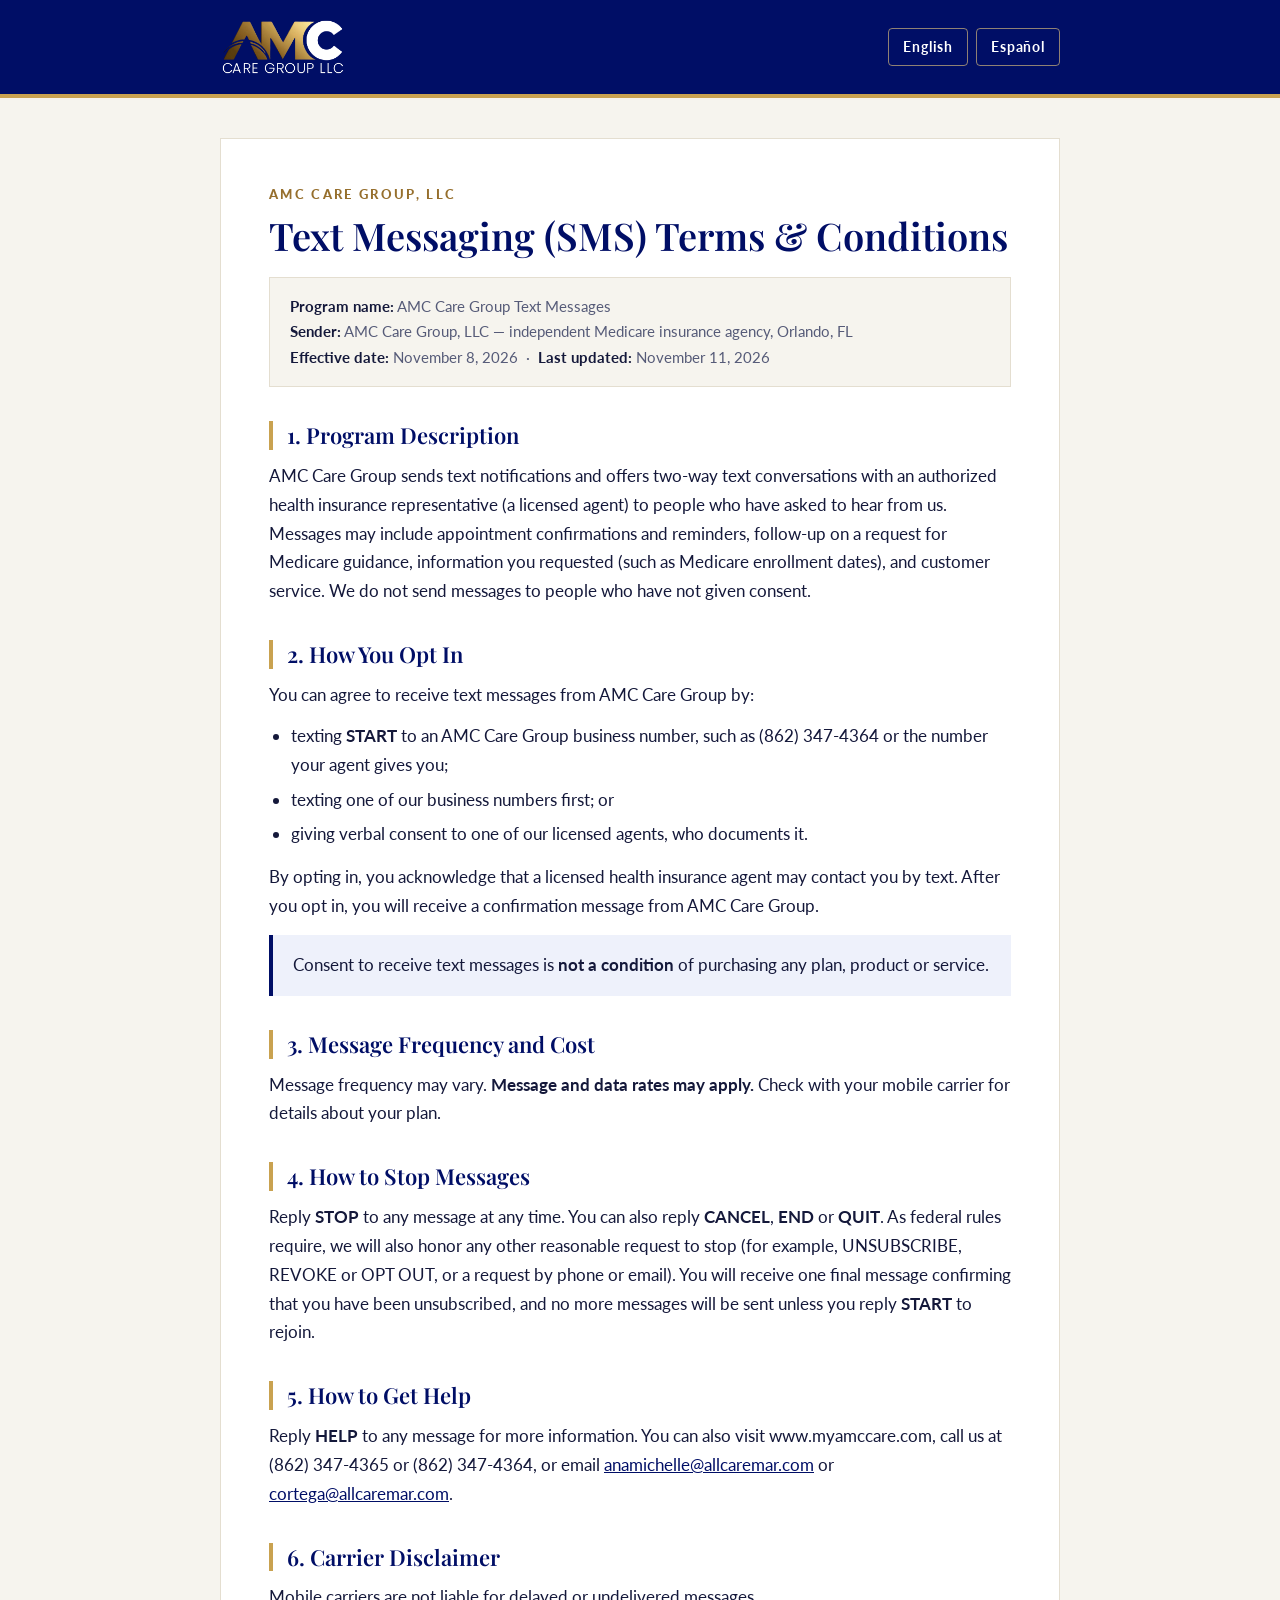
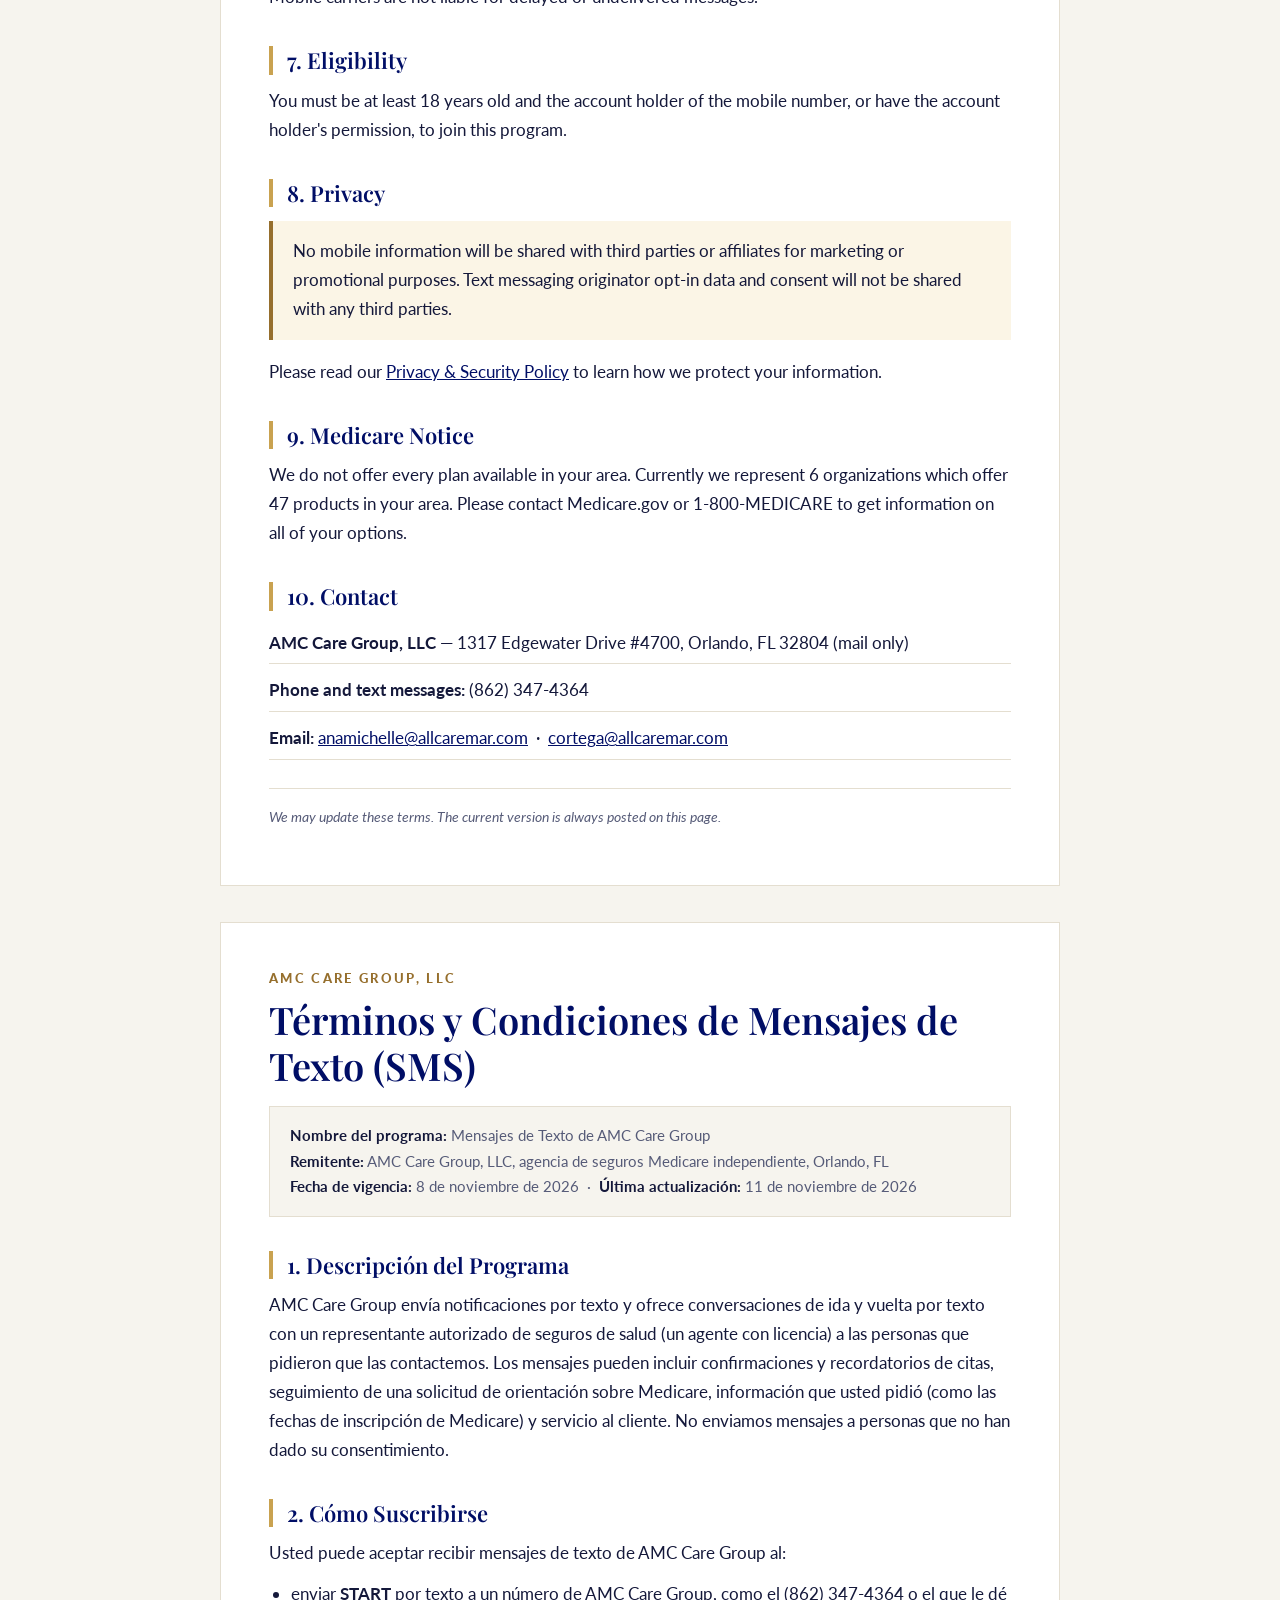
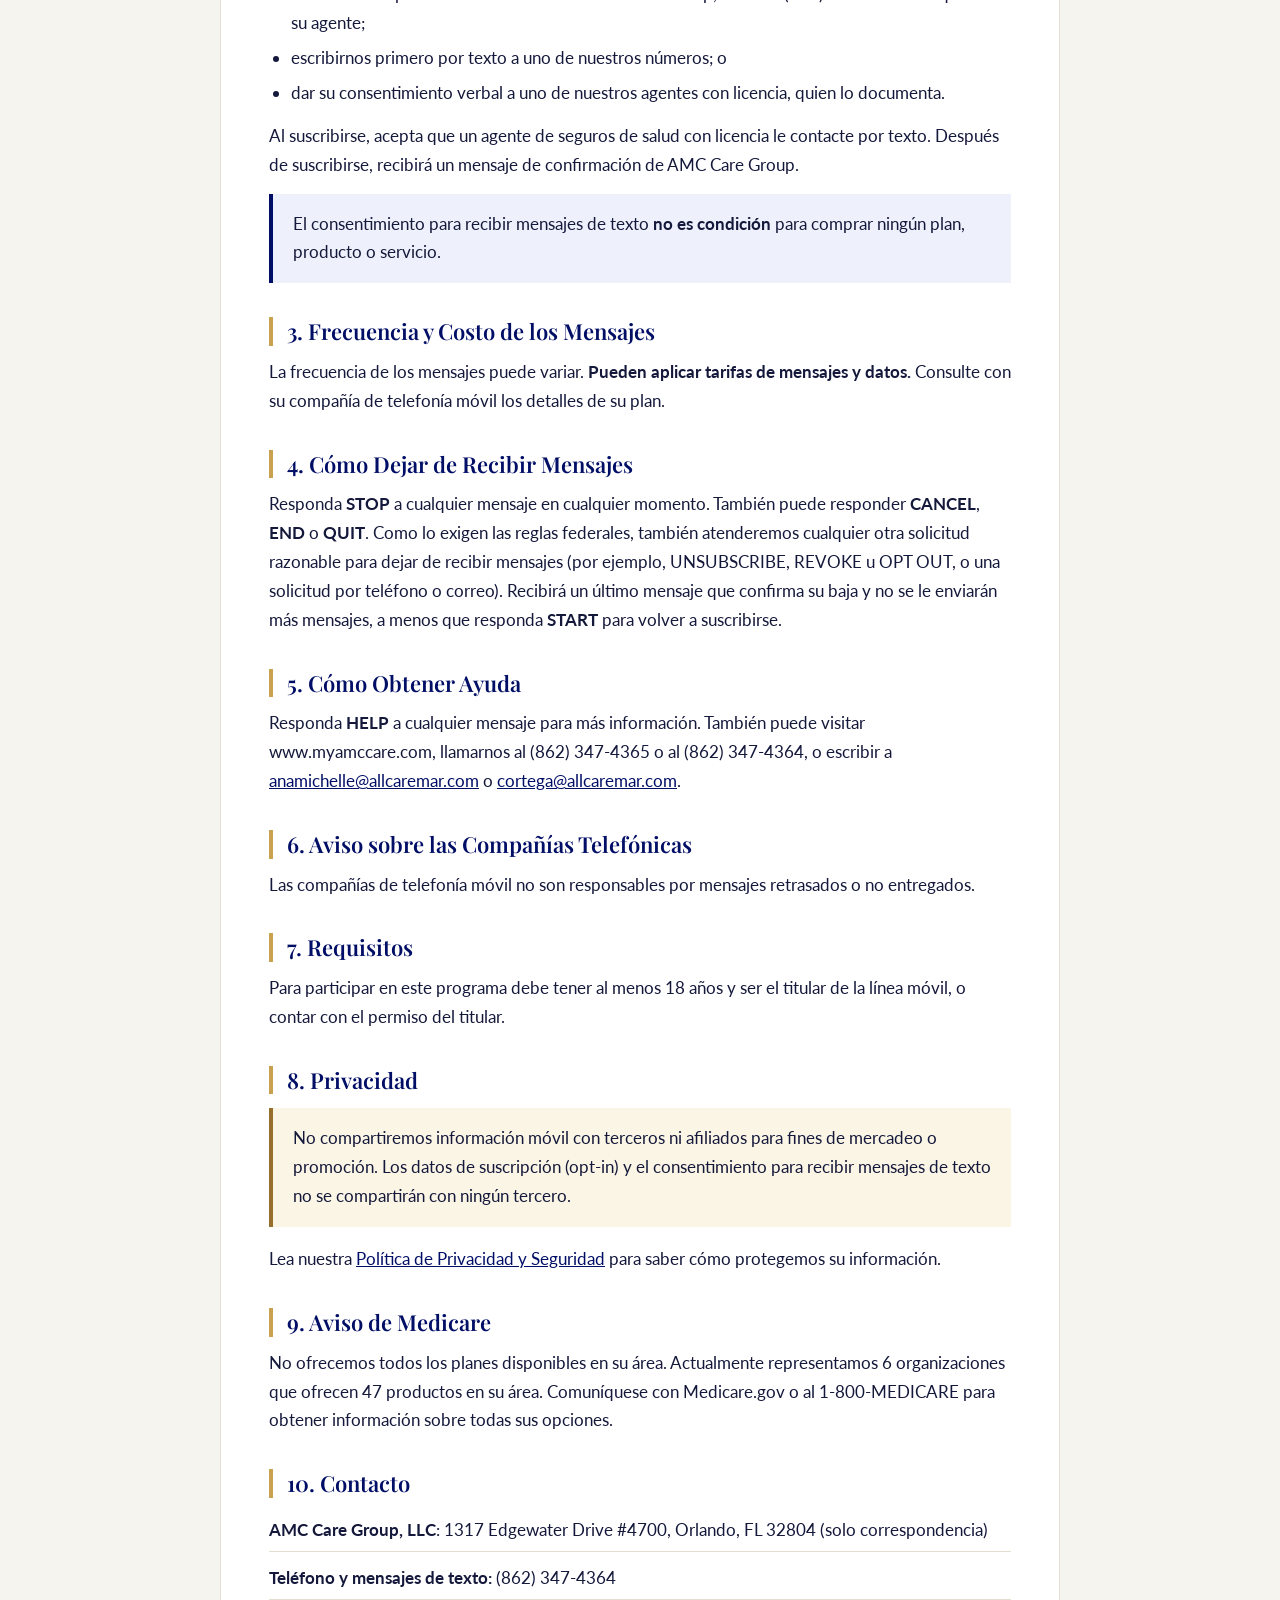
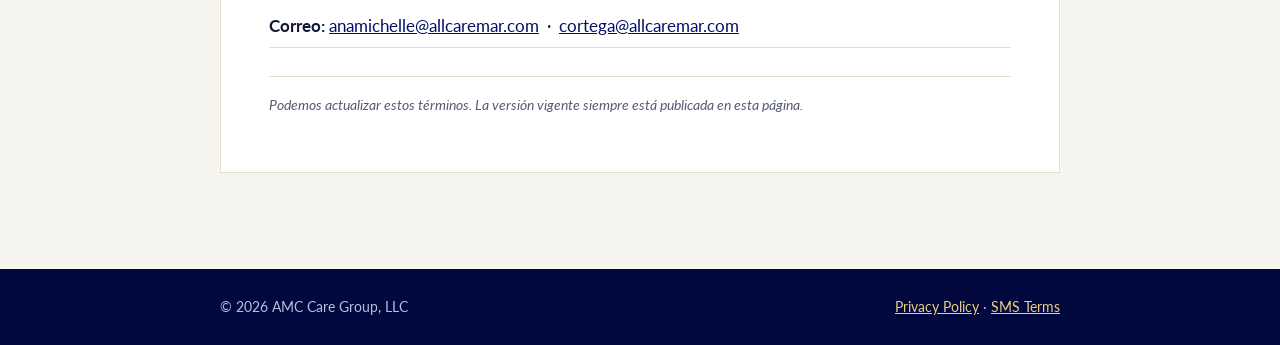
<file: sms-terms.html>
<!doctype html>
<html lang="en">
<head>
<meta charset="utf-8">
<meta name="viewport" content="width=device-width, initial-scale=1">
<title>Text Messaging Terms | Términos de Mensajes de Texto — AMC Care Group, LLC</title>
<meta name="description" content="Text messaging (SMS) terms and conditions of AMC Care Group, LLC: consent, message frequency, rates, STOP and HELP.">
<link rel="preconnect" href="https://fonts.googleapis.com">
<link rel="preconnect" href="https://fonts.gstatic.com" crossorigin>
<link href="https://fonts.googleapis.com/css2?family=Playfair+Display:wght@600&family=Lato:wght@400;700;900&display=swap" rel="stylesheet">
<link rel="stylesheet" href="assets/legal.css">
</head>
<body>

<header class="top"><div class="wrap">
  <a href="index.html"><img src="assets/amc-logo-light.png" alt="AMC Care Group LLC"></a>
  <nav class="langs"><a href="#english">English</a><a href="#espanol">Español</a></nav>
</div></header>

<main><div class="wrap">

<!-- ============================ ENGLISH ============================ -->
<article id="english" lang="en">
  <div class="kicker">AMC Care Group, LLC</div>
  <h1>Text Messaging (SMS) Terms &amp; Conditions</h1>
  <div class="meta">
    <b>Program name:</b> AMC Care Group Text Messages<br>
    <b>Sender:</b> AMC Care Group, LLC — independent Medicare insurance agency, Orlando, FL<br>
    <b>Effective date:</b> November 8, 2026 &nbsp;·&nbsp; <b>Last updated:</b> November 11, 2026
  </div>

  <h2>1. Program Description</h2>
  <p>AMC Care Group sends text notifications and offers two-way text conversations with an authorized health insurance representative (a licensed agent) to people who have asked to hear from us. Messages may include appointment confirmations and reminders, follow-up on a request for Medicare guidance, information you requested (such as Medicare enrollment dates), and customer service. We do not send messages to people who have not given consent.</p>

  <h2>2. How You Opt In</h2>
  <p>You can agree to receive text messages from AMC Care Group by:</p>
  <ul>
    <li>texting <b>START</b> to an AMC Care Group business number, such as (862) 347-4364 or the number your agent gives you;</li>
    <li>texting one of our business numbers first; or</li>
    <li>giving verbal consent to one of our licensed agents, who documents it.</li>
  </ul>
  <p>By opting in, you acknowledge that a licensed health insurance agent may contact you by text. After you opt in, you will receive a confirmation message from AMC Care Group.</p>
  <div class="box"><p>Consent to receive text messages is <b>not a condition</b> of purchasing any plan, product or service.</p></div>

  <h2>3. Message Frequency and Cost</h2>
  <p>Message frequency may vary. <b>Message and data rates may apply.</b> Check with your mobile carrier for details about your plan.</p>

  <h2>4. How to Stop Messages</h2>
  <p>Reply <b>STOP</b> to any message at any time. You can also reply <b>CANCEL</b>, <b>END</b> or <b>QUIT</b>. As federal rules require, we will also honor any other reasonable request to stop (for example, UNSUBSCRIBE, REVOKE or OPT OUT, or a request by phone or email). You will receive one final message confirming that you have been unsubscribed, and no more messages will be sent unless you reply <b>START</b> to rejoin.</p>

  <h2>5. How to Get Help</h2>
  <p>Reply <b>HELP</b> to any message for more information. You can also visit www.myamccare.com, call us at (862) 347-4365 or (862) 347-4364, or email <a href="mailto:anamichelle@allcaremar.com">anamichelle@allcaremar.com</a> or <a href="mailto:cortega@allcaremar.com">cortega@allcaremar.com</a>.</p>

  <h2>6. Carrier Disclaimer</h2>
  <p>Mobile carriers are not liable for delayed or undelivered messages.</p>

  <h2>7. Eligibility</h2>
  <p>You must be at least 18 years old and the account holder of the mobile number, or have the account holder's permission, to join this program.</p>

  <h2>8. Privacy</h2>
  <div class="box gold"><p>No mobile information will be shared with third parties or affiliates for marketing or promotional purposes. Text messaging originator opt-in data and consent will not be shared with any third parties.</p></div>
  <p>Please read our <a href="privacy-policy.html">Privacy &amp; Security Policy</a> to learn how we protect your information.</p>

  <h2>9. Medicare Notice</h2>
  <p>We do not offer every plan available in your area. Currently we represent 6 organizations which offer 47 products in your area. Please contact Medicare.gov or 1-800-MEDICARE to get information on all of your options.</p>

  <h2>10. Contact</h2>
  <ul class="contact">
    <li><b>AMC Care Group, LLC</b> — 1317 Edgewater Drive #4700, Orlando, FL 32804 (mail only)</li>
    <li><b>Phone and text messages:</b> (862) 347-4364</li>
    <li><b>Email:</b> <a href="mailto:anamichelle@allcaremar.com">anamichelle@allcaremar.com</a> &nbsp;·&nbsp; <a href="mailto:cortega@allcaremar.com">cortega@allcaremar.com</a></li>
  </ul>
  <p class="foot-note">We may update these terms. The current version is always posted on this page.</p>
</article>

<!-- ============================ ESPAÑOL ============================ -->
<article id="espanol" lang="es">
  <div class="kicker">AMC Care Group, LLC</div>
  <h1>Términos y Condiciones de Mensajes de Texto (SMS)</h1>
  <div class="meta">
    <b>Nombre del programa:</b> Mensajes de Texto de AMC Care Group<br>
    <b>Remitente:</b> AMC Care Group, LLC, agencia de seguros Medicare independiente, Orlando, FL<br>
    <b>Fecha de vigencia:</b> 8 de noviembre de 2026 &nbsp;·&nbsp; <b>Última actualización:</b> 11 de noviembre de 2026
  </div>

  <h2>1. Descripción del Programa</h2>
  <p>AMC Care Group envía notificaciones por texto y ofrece conversaciones de ida y vuelta por texto con un representante autorizado de seguros de salud (un agente con licencia) a las personas que pidieron que las contactemos. Los mensajes pueden incluir confirmaciones y recordatorios de citas, seguimiento de una solicitud de orientación sobre Medicare, información que usted pidió (como las fechas de inscripción de Medicare) y servicio al cliente. No enviamos mensajes a personas que no han dado su consentimiento.</p>

  <h2>2. Cómo Suscribirse</h2>
  <p>Usted puede aceptar recibir mensajes de texto de AMC Care Group al:</p>
  <ul>
    <li>enviar <b>START</b> por texto a un número de AMC Care Group, como el (862) 347-4364 o el que le dé su agente;</li>
    <li>escribirnos primero por texto a uno de nuestros números; o</li>
    <li>dar su consentimiento verbal a uno de nuestros agentes con licencia, quien lo documenta.</li>
  </ul>
  <p>Al suscribirse, acepta que un agente de seguros de salud con licencia le contacte por texto. Después de suscribirse, recibirá un mensaje de confirmación de AMC Care Group.</p>
  <div class="box"><p>El consentimiento para recibir mensajes de texto <b>no es condición</b> para comprar ningún plan, producto o servicio.</p></div>

  <h2>3. Frecuencia y Costo de los Mensajes</h2>
  <p>La frecuencia de los mensajes puede variar. <b>Pueden aplicar tarifas de mensajes y datos.</b> Consulte con su compañía de telefonía móvil los detalles de su plan.</p>

  <h2>4. Cómo Dejar de Recibir Mensajes</h2>
  <p>Responda <b>STOP</b> a cualquier mensaje en cualquier momento. También puede responder <b>CANCEL</b>, <b>END</b> o <b>QUIT</b>. Como lo exigen las reglas federales, también atenderemos cualquier otra solicitud razonable para dejar de recibir mensajes (por ejemplo, UNSUBSCRIBE, REVOKE u OPT OUT, o una solicitud por teléfono o correo). Recibirá un último mensaje que confirma su baja y no se le enviarán más mensajes, a menos que responda <b>START</b> para volver a suscribirse.</p>

  <h2>5. Cómo Obtener Ayuda</h2>
  <p>Responda <b>HELP</b> a cualquier mensaje para más información. También puede visitar www.myamccare.com, llamarnos al (862) 347-4365 o al (862) 347-4364, o escribir a <a href="mailto:anamichelle@allcaremar.com">anamichelle@allcaremar.com</a> o <a href="mailto:cortega@allcaremar.com">cortega@allcaremar.com</a>.</p>

  <h2>6. Aviso sobre las Compañías Telefónicas</h2>
  <p>Las compañías de telefonía móvil no son responsables por mensajes retrasados o no entregados.</p>

  <h2>7. Requisitos</h2>
  <p>Para participar en este programa debe tener al menos 18 años y ser el titular de la línea móvil, o contar con el permiso del titular.</p>

  <h2>8. Privacidad</h2>
  <div class="box gold"><p>No compartiremos información móvil con terceros ni afiliados para fines de mercadeo o promoción. Los datos de suscripción (opt-in) y el consentimiento para recibir mensajes de texto no se compartirán con ningún tercero.</p></div>
  <p>Lea nuestra <a href="privacy-policy.html#espanol">Política de Privacidad y Seguridad</a> para saber cómo protegemos su información.</p>

  <h2>9. Aviso de Medicare</h2>
  <p>No ofrecemos todos los planes disponibles en su área. Actualmente representamos 6 organizaciones que ofrecen 47 productos en su área. Comuníquese con Medicare.gov o al 1-800-MEDICARE para obtener información sobre todas sus opciones.</p>

  <h2>10. Contacto</h2>
  <ul class="contact">
    <li><b>AMC Care Group, LLC</b>: 1317 Edgewater Drive #4700, Orlando, FL 32804 (solo correspondencia)</li>
    <li><b>Teléfono y mensajes de texto:</b> (862) 347-4364</li>
    <li><b>Correo:</b> <a href="mailto:anamichelle@allcaremar.com">anamichelle@allcaremar.com</a> &nbsp;·&nbsp; <a href="mailto:cortega@allcaremar.com">cortega@allcaremar.com</a></li>
  </ul>
  <p class="foot-note">Podemos actualizar estos términos. La versión vigente siempre está publicada en esta página.</p>
</article>

</div></main>

<footer class="bottom"><div class="wrap">
  <span>© 2026 AMC Care Group, LLC</span>
  <span><a href="privacy-policy.html">Privacy Policy</a> · <a href="sms-terms.html">SMS Terms</a></span>
</div></footer>
</body>
</html>
</file>
<file: assets/site.css>
/* AMC Care Group — sitio público (www.myamccare.com) */
:root{
  --navy:#000E66; --navy-2:#1B2C9C; --navy-900:#00083D;
  --ink:#121633; --muted:#5B6080;
  --gold:#C9A250; --gold-lt:#EECD7E; --gold-dk:#8E6A2B; --gold-soft:#FBF3E1;
  --gold-grad:linear-gradient(100deg,#966F2D 0%,#EECD7E 55%,#C9A250 100%);
  --cream:#F6F7FB; --paper:#FFFFFF; --sky:#EEF1FF; --line:#E2E5F0;
  --ok:#1E6B3A; --ok-bg:#E7F6EC; --err:#9B1C1C;
  --serif:'Fraunces',Georgia,'Times New Roman',serif;
  --sans:'Figtree',system-ui,-apple-system,'Segoe UI',sans-serif;
  --r:20px; --r-lg:28px;
}
*{box-sizing:border-box;margin:0;padding:0}
html{scroll-behavior:smooth;scroll-padding-top:84px}
body{font-family:var(--sans);font-size:18px;line-height:1.6;color:var(--ink);background:var(--cream);-webkit-font-smoothing:antialiased}
img{max-width:100%;height:auto;display:block}
a{color:var(--navy)}
svg{width:20px;height:20px;fill:none;stroke:currentColor;stroke-width:1.8;stroke-linecap:round;stroke-linejoin:round;flex:none}
[hidden]{display:none!important}
.wrap{max-width:1180px;margin:0 auto;padding:0 28px}
section{padding:96px 0}
h1,h2,h3{font-family:var(--serif);font-weight:600;color:var(--navy);letter-spacing:-.01em;font-variation-settings:"opsz" 96}
h3{font-variation-settings:"opsz" 36}
.skip{position:absolute;left:-9999px;top:8px;background:var(--navy);color:#fff;padding:10px 16px;border-radius:10px;z-index:100}
.skip:focus{left:16px}
:focus-visible{outline:3px solid var(--gold);outline-offset:2px}

/* Botones */
.btn{display:inline-flex;align-items:center;justify-content:center;gap:10px;font:700 17px/1 var(--sans);text-decoration:none;padding:16px 28px;border-radius:14px;border:2px solid transparent;cursor:pointer;transition:transform .15s,box-shadow .15s,background .15s}
.btn:hover{transform:translateY(-1px)}
.btn-navy{background:var(--navy);color:#fff}
.btn-navy:hover{background:var(--navy-2)}
.btn-gold{background:var(--gold-grad);color:var(--navy-900);box-shadow:0 10px 24px -14px rgba(150,111,45,.9)}
.btn-outline{background:transparent;border-color:var(--navy);color:var(--navy)}
.btn-outline:hover{background:var(--navy);color:#fff}

/* Cabecera */
.site-head{position:sticky;top:0;z-index:50;background:rgba(255,251,243,.92);backdrop-filter:saturate(1.4) blur(10px);-webkit-backdrop-filter:saturate(1.4) blur(10px);border-bottom:1px solid var(--line)}
.site-head .wrap{display:flex;align-items:center;gap:28px;height:76px}
.brand img{height:52px;width:auto}
.menu{display:flex;gap:6px;margin-left:auto}
.menu a{font-weight:600;font-size:16px;text-decoration:none;color:var(--ink);padding:8px 14px;border-radius:10px;position:relative}
.menu a:hover{color:var(--navy)}
.menu a::after{content:"";position:absolute;left:14px;right:14px;bottom:4px;height:2px;background:var(--gold);transform:scaleX(0);transition:transform .2s}
.menu a:hover::after{transform:scaleX(1)}
.head-tools{display:flex;align-items:center;gap:14px}
.lang{display:flex;border:1.5px solid var(--line);border-radius:10px;padding:3px;background:#fff}
.lang button{border:0;background:none;font:700 13px var(--sans);letter-spacing:.04em;padding:6px 10px;border-radius:7px;cursor:pointer;color:var(--muted)}
.lang button.active{background:var(--navy);color:#fff}
.head-cta{padding:12px 20px;font-size:15px}
.menu-toggle{display:none;width:44px;height:44px;border:1.5px solid var(--line);border-radius:12px;background:#fff;cursor:pointer;flex-direction:column;justify-content:center;align-items:center;gap:6px}
.menu-toggle span{display:block;width:18px;height:2px;background:var(--navy);border-radius:2px;transition:transform .2s}
.nav-open .menu-toggle span:first-child{transform:translateY(4px) rotate(45deg)}
.nav-open .menu-toggle span:last-child{transform:translateY(-4px) rotate(-45deg)}

/* Portada */
.hero{padding:72px 0 0;text-align:center;overflow:hidden}
.kicker{display:inline-flex;align-items:center;gap:10px;font-weight:600;font-size:15px;color:var(--gold-dk)}
.kicker::before,.kicker::after{content:"";width:28px;height:2px;background:var(--gold-grad);border-radius:2px}
.hero h1{font-size:clamp(36px,5.4vw,68px);line-height:1.05;font-weight:500;max-width:1040px;margin:22px auto 22px}
.hero h1 em{font-style:italic;font-weight:500;color:var(--gold-dk)}
.hero .lead{font-size:20px;color:var(--muted);max-width:640px;margin:0 auto}
.chooser{margin:44px auto 0;max-width:1040px;background:var(--paper);border:1px solid var(--line);border-radius:var(--r-lg);padding:26px;box-shadow:0 30px 60px -40px rgba(0,14,102,.35)}
.chooser-q{font-family:var(--sans);font-size:17px;font-weight:800;color:var(--navy);letter-spacing:0;margin-bottom:16px}
.chooser-grid{display:grid;grid-template-columns:repeat(4,1fr);gap:14px}
.choice{display:flex;flex-direction:column;align-items:flex-start;gap:6px;text-align:left;text-decoration:none;color:var(--ink);background:var(--cream);border:1.5px solid var(--line);border-radius:var(--r);padding:20px;transition:border-color .15s,transform .15s,background .15s}
.choice:hover{border-color:var(--gold);background:#fff;transform:translateY(-2px)}
.choice b{font-size:17px;color:var(--navy);line-height:1.3}
.choice small{font-size:14px;color:var(--muted);line-height:1.4}
.ch-ic{width:44px;height:44px;border-radius:12px;background:var(--navy);color:var(--gold-lt);display:grid;place-items:center;margin-bottom:6px}
.ch-ic svg{width:22px;height:22px}
.team-strip{display:flex;align-items:center;justify-content:center;gap:18px;margin:40px auto 0;flex-wrap:wrap}
.faces{display:flex}
.faces span{width:52px;height:52px;border-radius:50%;margin-left:-12px;display:grid;place-items:center;font:600 16px var(--serif);color:var(--gold-lt);background:linear-gradient(150deg,var(--navy-2),var(--navy));border:3px solid var(--cream)}
.faces span:first-child{margin-left:0}
.faces .f3{background:linear-gradient(150deg,#2A3BA8,#0A1A7A)}
.faces .f4{background:linear-gradient(150deg,#966F2D,#C9A250);color:#fff}
.faces .f5{background:linear-gradient(150deg,#3A4AB5,#1B2C9C)}
.team-strip p{font-size:17px;color:var(--muted);text-align:left}
.team-strip b{color:var(--navy)}
.arc{position:relative;height:72px;margin-top:64px;overflow:hidden}
.arc::before{content:"";position:absolute;left:50%;top:0;width:170%;height:600px;transform:translateX(-50%);border-radius:50%;border-top:3px solid var(--gold);background:var(--paper)}

/* Encabezado de sección con número */
.sec-head{margin-bottom:48px;max-width:860px}
.eyebrow{font-weight:800;font-size:14px;letter-spacing:.12em;text-transform:uppercase;color:var(--navy-2);margin-bottom:8px}
.sec-head h2,.story-sec h2,.contact-info h2,.join-sec h2{font-size:clamp(32px,4vw,50px);line-height:1.08}
.sub{font-size:19px;color:var(--muted);margin-top:14px;max-width:680px}

/* Equipo */
.team-sec{background:var(--paper);padding-top:24px}
.founders{display:grid;grid-template-columns:1fr 1fr;gap:24px}
.founder{display:flex;gap:26px;background:var(--cream);border:1px solid var(--line);border-radius:var(--r-lg);padding:30px}
.founder .ph{flex:none;width:128px;height:156px;border-radius:22px;display:grid;place-items:center;font:500 42px var(--serif);color:var(--gold-lt);background:linear-gradient(160deg,var(--navy-2),var(--navy) 70%);position:relative;overflow:hidden}
.founder .ph img,.agent .ph img{width:100%;height:100%;object-fit:cover}
.founder .ph::after{content:"";position:absolute;left:0;right:0;bottom:0;height:6px;background:var(--gold-grad)}
.role{font-size:14px;font-weight:700;color:var(--gold-dk)}
.founder h3{font-size:26px;line-height:1.15;margin:4px 0 10px}
.founder p:not(.role){font-size:16px;color:var(--muted)}
.tags{display:flex;gap:6px;flex-wrap:wrap;margin:14px 0}
.tags span{font-size:13px;font-weight:700;color:var(--navy);background:var(--sky);padding:4px 10px;border-radius:8px}
.acts{display:flex;gap:10px;flex-wrap:wrap}
.act{display:inline-flex;align-items:center;gap:8px;font-weight:700;font-size:15px;text-decoration:none;color:var(--navy);border:1.5px solid var(--navy);border-radius:12px;padding:9px 16px;transition:background .15s,color .15s}
.act:hover{background:var(--navy);color:#fff}
.act svg{width:17px;height:17px}
.agents{display:grid;grid-template-columns:repeat(3,1fr);gap:24px;margin-top:24px}
.agent{text-align:center;background:var(--paper);border:1px solid var(--line);border-radius:var(--r-lg);padding:30px 24px;display:flex;flex-direction:column;align-items:center}
.agent .ph{width:92px;height:92px;border-radius:50%;display:grid;place-items:center;font:500 32px var(--serif);color:var(--gold-lt);background:linear-gradient(160deg,var(--navy-2),var(--navy));box-shadow:0 0 0 4px #fff,0 0 0 6px var(--gold-lt);margin-bottom:16px;overflow:hidden}
.agent h3{font-size:21px}
.agent .lic{font-size:14px;color:var(--muted);margin-top:2px}
.agent .tags{justify-content:center}
.agent .act{margin-top:auto}

/* Medicare parte por parte */
.medicare-sec{background:var(--cream)}
.tabs{display:flex;gap:8px;overflow-x:auto;padding-bottom:6px;scrollbar-width:thin}
.tabs button{flex:none;border:1.5px solid var(--line);background:#fff;color:var(--ink);font:700 16px var(--sans);padding:12px 20px;border-radius:12px;cursor:pointer;transition:background .15s,color .15s,border-color .15s}
.tabs button:hover{border-color:var(--navy)}
.tabs button[aria-selected="true"]{background:var(--navy);border-color:var(--navy);color:#fff}
.panels{margin-top:16px}
.panel{display:grid;grid-template-columns:1.6fr 1fr;gap:24px;background:#fff;border:1px solid var(--line);border-radius:var(--r-lg);padding:36px}
.pn-main h3{font-size:30px;line-height:1.15;margin-bottom:12px}
.pn-main p{color:var(--muted);font-size:18px}
.pn-side{background:var(--gold-soft);border-left:4px solid var(--gold);border-radius:4px 16px 16px 4px;padding:22px 24px;align-self:start}
.pn-side b{display:block;color:var(--gold-dk);font-size:14px;letter-spacing:.08em;text-transform:uppercase;margin-bottom:6px}
.pn-side p{font-size:16px}
.situ-title{font-size:26px;margin:52px 0 18px}
.situ{display:grid;grid-template-columns:repeat(4,1fr);gap:18px}
.situ div{background:#fff;border-radius:var(--r);padding:22px;border:1px solid var(--line);border-top:4px solid var(--navy)}
.situ b{display:block;color:var(--navy);font-size:18px;margin-bottom:6px}
.situ p{font-size:15px;color:var(--muted)}

/* Fechas clave */
.dates-sec{background:var(--paper)}
.timeline{list-style:none;display:grid;grid-template-columns:repeat(4,1fr);gap:20px;position:relative}
.timeline::before{content:"";position:absolute;left:0;right:0;top:11px;height:2px;background:repeating-linear-gradient(90deg,var(--gold) 0 10px,transparent 10px 18px)}
.timeline li{position:relative;padding-top:40px}
.timeline li::before{content:"";position:absolute;top:2px;left:0;width:20px;height:20px;border-radius:50%;background:#fff;border:3px solid var(--gold)}
.timeline .when{display:inline-block;font-weight:800;font-size:14px;color:var(--navy-2);background:var(--sky);padding:4px 10px;border-radius:8px}
.timeline h3{font-size:22px;line-height:1.2;margin:12px 0 8px}
.timeline p{font-size:16px;color:var(--muted)}
.timeline li.is-open::before{background:var(--gold);box-shadow:0 0 0 6px rgba(201,162,80,.25)}
.timeline li.is-open .when{background:var(--navy);color:#fff}
.open-badge{display:inline-block;margin-left:8px;font-size:12px;font-weight:800;letter-spacing:.06em;text-transform:uppercase;color:var(--ok);background:var(--ok-bg);padding:4px 8px;border-radius:8px;vertical-align:middle}
.iep-calc{margin-top:52px;background:var(--cream);border:1px solid var(--line);border-radius:var(--r-lg);padding:28px 30px}
.iep-calc label{display:block;font-weight:800;color:var(--navy);font-size:18px;margin-bottom:12px}
.iep-row{display:flex;gap:18px;align-items:center;flex-wrap:wrap}
.iep-row input{font:600 17px var(--sans);padding:12px 14px;border-radius:12px;border:1.5px solid var(--line);background:#fff;color:var(--ink)}
.iep-row output{font-family:var(--serif);font-size:22px;color:var(--navy)}
.iep-calc small{display:block;margin-top:12px;font-size:14px;color:var(--muted)}

/* Nuestra historia */
.story-sec{background:var(--navy);color:#DCE0FA;position:relative;overflow:hidden}
.story-sec::before{content:"";position:absolute;left:-260px;bottom:-300px;width:560px;height:560px;border-radius:50%;border:3px solid rgba(238,205,126,.35)}
.story-sec .wrap{display:grid;grid-template-columns:1.1fr 1fr;gap:64px;align-items:center;position:relative}
.story-sec .eyebrow{color:var(--gold-lt)}
.story-sec h2{color:#fff;margin-bottom:20px}
.story-text p{margin-bottom:14px}
blockquote{margin-top:28px;font:italic 400 clamp(24px,2.6vw,32px)/1.25 var(--serif);color:var(--gold-lt);padding-left:22px;border-left:3px solid var(--gold)}
blockquote span{display:block;font:500 15px/1.4 var(--sans);font-style:normal;color:#AEB4E0;margin-top:10px}
.pillars{display:grid;grid-template-columns:1fr 1fr;gap:16px}
.pillars div{background:rgba(255,255,255,.06);border:1px solid rgba(255,255,255,.12);border-radius:var(--r);padding:22px}
.pillars dt{font:600 20px var(--serif);color:var(--gold-lt);margin-bottom:6px}
.pillars dd{font-size:15px;color:#C9CEF2}

/* Cómo trabajamos */
.promise-sec{background:var(--cream)}
.promises{list-style:none;display:grid;grid-template-columns:repeat(3,1fr);gap:18px}
.promises li{background:#fff;border:1px solid var(--line);border-radius:var(--r);padding:26px 24px 24px 72px;position:relative}
.promises li::before{content:"";position:absolute;left:24px;top:26px;width:32px;height:32px;border-radius:10px;background:var(--gold-soft) url("data:image/svg+xml,%3Csvg xmlns='http://www.w3.org/2000/svg' viewBox='0 0 24 24' fill='none' stroke='%238E6A2B' stroke-width='2.6' stroke-linecap='round' stroke-linejoin='round'%3E%3Cpath d='m5 12 5 5 9-10'/%3E%3C/svg%3E") center/18px no-repeat}
.promises b{display:block;color:var(--navy);font-size:18px;margin-bottom:4px}
.promises span{font-size:15px;color:var(--muted)}

/* Contacto */
.contact-sec{background:var(--paper)}
.contact-sec .wrap{display:grid;grid-template-columns:.85fr 1.15fr;gap:56px;align-items:start}
.contact-info h2{margin-bottom:14px}
.contact-info > p:not(.eyebrow){color:var(--muted);font-size:18px}
.ways{list-style:none;margin-top:28px}
.ways li{display:flex;gap:14px;align-items:flex-start;padding:14px 0;border-bottom:1px solid var(--line);font-size:16px}
.ways svg{color:var(--gold-dk);margin-top:3px}
.ways a{font-weight:700;text-decoration:none}
.lead-form{background:var(--cream);border:1px solid var(--line);border-radius:var(--r-lg);padding:32px}
.chips{border:0;display:flex;flex-wrap:wrap;gap:8px;margin-bottom:22px}
.chips legend{font-weight:800;color:var(--navy);margin-bottom:12px;font-size:17px}
.chips button{border:1.5px solid var(--line);background:#fff;border-radius:12px;padding:10px 16px;font:600 15px var(--sans);color:var(--ink);cursor:pointer}
.chips button.active{background:var(--navy);border-color:var(--navy);color:#fff}
.grid2{display:grid;grid-template-columns:1fr 1fr;gap:14px}
.field{display:flex;flex-direction:column;gap:6px;margin-bottom:14px}
.field label{font-size:14px;font-weight:700;color:var(--muted)}
.field input,.field select{font:500 17px var(--sans);padding:13px 14px;border-radius:12px;border:1.5px solid var(--line);background:#fff;color:var(--ink);width:100%}
.field input:focus,.field select:focus{border-color:var(--navy);outline:none;box-shadow:0 0 0 3px rgba(27,44,156,.15)}
.field.invalid input{border-color:var(--err)}
.tpmo{font-size:13px;line-height:1.5;background:var(--sky);border-radius:12px;padding:12px 14px;margin:6px 0 16px}
.check{display:flex;gap:10px;align-items:flex-start;font-size:13px;line-height:1.5;color:var(--muted);margin-bottom:14px;cursor:pointer}
.check input{margin-top:3px;width:18px;height:18px;flex:none;accent-color:var(--navy)}
.check.invalid span{color:var(--err)}
.lead-form .btn{width:100%;margin-top:6px}
.form-msg{margin-top:14px;border-radius:12px;padding:12px 14px;font-size:15px;background:var(--ok-bg);color:var(--ok)}
.form-msg.error{background:#FDECEC;color:var(--err)}
.hp{position:absolute!important;left:-9999px!important;width:1px;height:1px;opacity:0}

/* Únase */
.join-sec{background:var(--gold-soft);border-top:1px solid #EFE0BC;border-bottom:1px solid #EFE0BC;padding:64px 0}
.join-sec .wrap{display:flex;align-items:center;justify-content:space-between;gap:32px;flex-wrap:wrap}
.join-sec .wrap > div{max-width:720px}
.join-sec h2{font-size:clamp(28px,3.2vw,40px);margin-bottom:10px}
.join-sec p:not(.eyebrow){color:var(--muted)}
.dlg{border:0;border-radius:var(--r-lg);padding:0;width:min(560px,calc(100% - 32px));box-shadow:0 40px 80px -30px rgba(0,8,61,.6)}
.dlg::backdrop{background:rgba(0,8,61,.55)}
.join-form{padding:34px;position:relative}
.join-form h2{font-size:30px;margin-bottom:20px}
.join-form .btn{width:100%}
.dlg-x{position:absolute;right:14px;top:12px;width:40px;height:40px;border:0;background:var(--cream);border-radius:10px;font-size:24px;line-height:1;cursor:pointer;color:var(--navy)}

/* Pie de página */
.site-foot{background:var(--cream);text-align:center;padding:72px 0 40px;border-top:1px solid var(--line)}
.foot-logo{height:78px;width:auto;margin:0 auto}
.foot-tag{font:italic 400 22px var(--serif);color:var(--navy);margin-top:18px}
.foot-desc{color:var(--muted);font-size:15px;margin-top:6px}
.foot-links{display:flex;justify-content:center;flex-wrap:wrap;gap:4px 22px;margin-top:26px}
.foot-links a{font-weight:700;font-size:15px;text-decoration:none}
.social{display:flex;justify-content:center;gap:12px;margin-top:22px}
.social a{width:44px;height:44px;border-radius:12px;border:1.5px solid var(--line);display:grid;place-items:center;color:var(--navy);background:#fff}
.social a:hover{border-color:var(--gold)}
.foot-addr{font-size:14px;color:var(--muted);margin-top:22px}
.foot-addr a{text-decoration:none;font-weight:700}
.disclaimer{max-width:900px;margin:30px auto 0;text-align:left;background:#fff;border:1px solid var(--line);border-radius:var(--r);padding:20px 24px;font-size:13px;line-height:1.55;color:var(--muted)}
.copy{display:flex;justify-content:center;flex-wrap:wrap;gap:6px 26px;margin-top:26px;font-size:13px;color:var(--muted)}
.copy a{color:var(--muted)}

/* Barra fija en celular */
.mobile-bar{display:none}

@media (max-width:1060px){
  .chooser-grid{grid-template-columns:1fr 1fr}
  .founders{grid-template-columns:1fr}
  .situ{grid-template-columns:1fr 1fr}
  .promises{grid-template-columns:1fr 1fr}
  .story-sec .wrap{grid-template-columns:1fr;gap:40px}
}
@media (max-width:900px){
  .menu-toggle{display:flex}
  .head-cta{display:none}
  .menu{position:absolute;top:76px;left:0;right:0;flex-direction:column;gap:0;background:var(--cream);border-bottom:1px solid var(--line);padding:8px 16px 16px;margin:0;display:none;box-shadow:0 20px 30px -20px rgba(0,14,102,.3)}
  .nav-open .menu{display:flex}
  .menu a{padding:14px 8px;border-bottom:1px solid var(--line);font-size:17px}
  .menu a::after{display:none}
  .head-tools{margin-left:auto}
  .contact-sec .wrap{grid-template-columns:1fr;gap:36px}
  .timeline{grid-template-columns:1fr 1fr;row-gap:36px}
  .timeline::before{display:none}
  .agents{grid-template-columns:1fr 1fr}
  .panel{grid-template-columns:1fr}
}
@media (max-width:760px){
  body{font-size:17px;padding-bottom:calc(84px + env(safe-area-inset-bottom))}
  .wrap{padding:0 16px}
  section{padding:64px 0}
  .site-head .wrap{height:68px;gap:12px}
  .brand img{height:42px}
  .menu{top:68px}
  html{scroll-padding-top:76px}
  .hero{padding-top:44px}
  .hero .lead{font-size:18px}
  .kicker{font-size:13px}
  .kicker::before,.kicker::after{display:none}
  .chooser{padding:18px;margin-top:32px}
  .chooser-grid{grid-template-columns:1fr;gap:10px}
  .choice{flex-direction:row;flex-wrap:wrap;align-items:center;column-gap:14px;padding:14px 16px}
  .choice .ch-ic{margin:0;grid-row:span 2}
  .choice b{flex:1}
  .choice small{flex-basis:100%;padding-left:58px;margin-top:-8px}
  .team-strip{flex-direction:column;gap:12px}
  .team-strip p{text-align:center}
  .arc{margin-top:44px;height:48px}
  .sec-head{margin-bottom:32px}

  .founder{flex-direction:column;padding:22px}
  .founder .ph{width:100px;height:120px;font-size:34px}
  .agents{grid-template-columns:1fr}
  .panel{padding:24px}
  .pn-main h3{font-size:25px}
  .situ,.promises,.pillars,.grid2{grid-template-columns:1fr}
  .timeline{grid-template-columns:1fr;row-gap:0;padding-left:34px}
  .timeline::before{display:block;left:10px;right:auto;top:0;bottom:0;width:2px;height:auto;background:repeating-linear-gradient(180deg,var(--gold) 0 10px,transparent 10px 18px)}
  .timeline li{padding:0 0 30px}
  .timeline li::before{left:-34px;top:2px}
  .lead-form{padding:20px}
  .join-form{padding:26px 20px}
  .join-sec{padding:48px 0}
  .join-sec .btn{width:100%}
  .mobile-bar{display:flex;gap:10px;position:fixed;left:0;right:0;bottom:0;z-index:60;padding:10px 12px calc(10px + env(safe-area-inset-bottom));background:rgba(255,255,255,.96);border-top:1px solid var(--line);backdrop-filter:blur(8px)}
  .mobile-bar a{flex:1 1 0;min-width:0;display:flex;align-items:center;justify-content:center;gap:8px;font-weight:800;font-size:16px;text-decoration:none;border-radius:12px;padding:13px 10px;background:var(--navy);color:#fff}
  .mobile-bar a.mb-gold{background:var(--gold-grad);color:var(--navy-900)}
  .mobile-bar a[hidden]{display:none}
  .mobile-bar a.mb-wa{flex:0 0 54px;background:#1E6B3A}
  .mb-wa span{position:absolute;width:1px;height:1px;overflow:hidden;clip:rect(0 0 0 0)}
  .mb-call{display:flex;flex-direction:column;align-items:flex-start;line-height:1.15}
  .mb-call small{font-size:13px;font-weight:600;opacity:.9;white-space:nowrap}
}
@media (prefers-reduced-motion:reduce){
  html{scroll-behavior:auto}
  *{transition:none!important}
}

/* Licencias y botón de cotización en línea de cada agente */
.lic{font-size:14px;color:var(--muted);margin:12px 0 16px;line-height:1.5}
.lic b{color:var(--navy);font-weight:700}
.agent .lic{margin:8px 0 18px}
.agent .acts{margin-top:auto;justify-content:center}
.act-gold{background:var(--gold-grad);border-color:transparent;color:var(--navy-900)}
.act-gold:hover{background:var(--navy);color:#fff}
.faces img{width:52px;height:52px;border-radius:50%;margin-left:-12px;object-fit:cover;object-position:center 25%;border:3px solid var(--cream);background:var(--navy)}
.faces img:first-child{margin-left:0}
.founder .ph img{object-position:center top}
.founder .ph:has(img)::after{height:5px}

/* Contenido oficial del cliente (2026-11): frases, servicios, comunidad y casita */
.site-head{background:rgba(255,255,255,.94)}
.menu{gap:2px}
.menu a{font-size:15px;padding:8px 10px}
.menu a::after{left:10px;right:10px}
.lema{font:italic 400 clamp(20px,2.4vw,27px)/1.3 var(--serif);color:var(--navy);margin:-6px auto 16px}
.hero-phil{max-width:760px;margin:30px auto 0;font:italic 400 19px/1.45 var(--serif);color:var(--muted)}
.services-sec{background:var(--cream)}
.services{display:grid;grid-template-columns:repeat(4,1fr);gap:18px}
.services article{background:#fff;border:1px solid var(--line);border-bottom:4px solid var(--gold);border-radius:var(--r);padding:26px 24px}
.services h3{font-size:22px;line-height:1.2;margin-bottom:10px}
.services p{font-size:16px;color:var(--muted)}
.medicare-sec{background:var(--paper)}
.community-sec{background:var(--cream)}
.community-sec .wrap{display:grid;grid-template-columns:minmax(0,.8fr) minmax(0,1.2fr);gap:56px;align-items:center}
.comm-visual img{width:100%;border-radius:var(--r-lg);display:block}
.comm-text h2{font-size:clamp(32px,4vw,50px);line-height:1.08;margin-bottom:18px}
.comm-text p:not(.eyebrow){color:var(--muted)}
.comm-text .comm-line{font:italic 400 clamp(21px,2.2vw,26px)/1.3 var(--serif);color:var(--gold-dk);margin-top:20px}
.human{font:italic 400 19px/1.45 var(--serif);color:#fff}
.tranq{font:italic 400 clamp(21px,2.2vw,26px)/1.3 var(--serif);color:var(--gold-dk);margin:-4px 0 14px}
.join-sec .join-purpose{font:italic 500 21px/1.3 var(--serif);color:var(--navy);margin-top:12px}
.foot-casita{display:flex;align-items:center;justify-content:center;gap:12px;margin-bottom:22px;font:500 22px var(--serif);color:var(--navy)}
.foot-casita img{width:56px;height:auto;border-radius:12px}
@media (max-width:1100px){.head-cta{display:none}.services{grid-template-columns:1fr 1fr}}
@media (max-width:900px){.menu a{padding:14px 8px;font-size:17px}.community-sec .wrap{grid-template-columns:1fr;gap:32px}.comm-visual{max-width:360px}}
@media (max-width:760px){.services{grid-template-columns:1fr}.hero-phil{font-size:17px}}
.dates-sec{background:var(--cream)}
.iep-calc{background:#fff}
.community-sec{background:var(--paper)}
.founder{background:var(--cream)}

/* Fotos de Nuestra comunidad */
.community-sec .wrap{grid-template-columns:minmax(0,1.15fr) minmax(0,.85fr)}
.comm-visual{display:grid;grid-template-columns:1fr 1fr;gap:12px}
.comm-visual img{aspect-ratio:4/3;height:auto;object-fit:cover;border-radius:18px}
@media (max-width:900px){.community-sec .wrap{grid-template-columns:1fr}.comm-visual{max-width:none}}
.comm-text p.comm-line:not(.eyebrow){color:var(--gold-dk)}

/* Unirse como agente: dentro del bloque Agentes, con el mismo fondo */
.join-sec{background:none;border:0;padding:48px 0 0}
.join-sec .wrap > div{flex:1 1 420px}
.join-sec .wrap::before{content:"";flex:0 0 100%;height:1px;background:var(--line)}
@media (max-width:900px){.join-sec{padding:36px 0 0}}

/* Aviso de la inscripción anual */
.aep-bar{background:var(--navy);color:#fff;font-size:16px;line-height:1.35}
.aep-bar .wrap{display:flex;align-items:center;justify-content:center;gap:14px;padding-top:10px;padding-bottom:10px}
.aep-bar p{text-align:center}
.aep-bar b{font-weight:700}
.aep-bar a{color:var(--gold-lt);font-weight:700;white-space:nowrap}
.aep-bar button{flex:none;width:34px;height:34px;border:0;border-radius:50%;background:rgba(255,255,255,.14);color:#fff;font-size:22px;line-height:1;cursor:pointer}

/* Botón para agrandar la letra */
.text-size{flex:none;height:38px;min-width:46px;padding:0 10px;border:1.5px solid var(--line);border-radius:10px;background:#fff;color:var(--navy);font:800 16px var(--sans);cursor:pointer}
.text-size[aria-pressed="true"]{background:var(--navy);color:#fff;border-color:var(--navy)}
html.big-text main,html.big-text .site-foot{zoom:1.18}

/* Preguntas frecuentes */
.faq-sec{background:var(--paper)}
.faq-list{display:grid;gap:12px;max-width:880px}
.faq-list details{background:var(--cream);border:1px solid var(--line);border-radius:16px}
.faq-list details[open]{background:var(--paper);border-color:var(--gold)}
.faq-list summary{list-style:none;display:flex;align-items:center;justify-content:space-between;gap:16px;padding:18px 22px;font-weight:700;color:var(--navy);cursor:pointer}
.faq-list summary::-webkit-details-marker{display:none}
.faq-list summary::after{content:"+";flex:none;width:30px;height:30px;border-radius:50%;background:var(--navy);color:#fff;display:grid;place-items:center;font-size:20px;line-height:1}
.faq-list details[open] summary::after{content:"−";background:var(--gold-dk)}
.faq-list p{padding:0 22px 20px;color:var(--muted)}
@media (max-width:760px){.aep-bar{font-size:15px}.aep-bar .wrap{gap:10px}.faq-list summary{padding:16px 18px}.faq-list p{padding:0 18px 18px}}

/* Botón flotante de llamada (computadora); en celular lo reemplaza la barra fija */
.fab{position:fixed;right:22px;bottom:22px;z-index:60;display:flex;flex-direction:column;align-items:flex-end;gap:10px}
.fab-btn{display:flex;align-items:center;gap:10px;border:0;cursor:pointer;font:inherit;font-weight:800;font-size:16px;color:#fff;background:var(--navy);padding:14px 20px 14px 16px;border-radius:999px;box-shadow:0 0 0 3px #EECD7E,0 10px 28px rgba(0,14,102,.28)}
.fab-btn svg,.fab-menu svg{width:22px;height:22px;fill:none;stroke:currentColor;stroke-width:2;stroke-linejoin:round}
.fab-btn:hover,.fab-btn[aria-expanded=true]{background:var(--navy-2)}
a.fab-btn{text-decoration:none}
.fab-txt{display:flex;flex-direction:column;align-items:flex-start;line-height:1.15;text-align:left}
.fab-txt small{font-size:12px;font-weight:600;color:#EECD7E}
/* Barra del celular con dos números: botones más compactos */
@media (max-width:760px){
  .mobile-bar{gap:8px;padding-left:10px;padding-right:10px}
  .mobile-bar a{gap:6px;padding:11px 6px;font-size:15px}
  .mobile-bar a svg{flex:0 0 auto}
}
@media (max-width:400px){
  .mobile-bar a:not(.mb-gold) svg{display:none}
  .mb-call small{font-size:12px}
}
.fab-menu{background:#fff;border:1px solid var(--line);border-radius:16px;box-shadow:0 14px 34px rgba(0,14,102,.18);padding:8px;min-width:230px}
.fab-menu[hidden],.fab-menu a[hidden]{display:none}
.fab-menu a{display:flex;align-items:center;gap:12px;padding:10px 12px;border-radius:10px;text-decoration:none;color:var(--navy)}
.fab-menu a:hover{background:#F1F3FA}
.fab-menu span{display:flex;flex-direction:column;line-height:1.2}
.fab-menu small{font-size:13px;color:var(--muted)}
.fab-menu b{font-size:17px}
@media (max-width:760px){.fab{display:none}}

/* Textos y notas de diseño del cliente (2026-11-09) */
:root{--blue-bg:#EEF3FA;--card-shadow:0 14px 30px -18px rgba(0,14,102,.28)}
.foto{width:100%;height:auto;border-radius:16px;border:1px solid #D9BE82}
.hero{position:relative}
.hero .wrap{position:relative}
.hero-casita{position:absolute;top:150px;width:360px;height:auto;opacity:.18;pointer-events:none}
.hc-left{left:-180px}
.hc-right{right:-180px}
.hero-team{display:grid;grid-template-columns:280px 1fr;gap:36px;align-items:center;max-width:1040px;margin:32px auto 0;text-align:left;background:var(--paper);border:1px solid var(--line);border-radius:var(--r-lg);padding:26px;box-shadow:0 30px 60px -40px rgba(0,14,102,.35)}
.hero-team-t{font-size:30px;line-height:1.15;margin-bottom:12px}
.hero-team .faces{margin-bottom:14px}
.hero-team .faces img{border-color:#fff}
.hero-team-p{color:var(--muted)}
.hero-team-p b{color:var(--navy)}
.hero-team .hero-phil{margin:14px 0 0;max-width:none}
.arc::before{background:var(--blue-bg)}
.team-sec{background:var(--blue-bg)}
.agents-head{display:grid;grid-template-columns:minmax(0,1fr) 300px;gap:48px;align-items:center;max-width:none}
.founder,.agent{background:#fff;border-color:transparent;box-shadow:var(--card-shadow)}
.join-sec{padding:24px 0 0}
.join-sec .wrap::before{display:none}
.join-sec .wrap > .join-card{flex:1 1 100%;max-width:none}
.join-card{display:flex;align-items:center;justify-content:space-between;gap:32px;background:#fff;border-left:5px solid var(--gold);border-radius:var(--r-lg);padding:32px 36px;box-shadow:var(--card-shadow)}
.join-card > div{max-width:760px}
.join-card .btn{flex:none}
.join-sec p.join-purpose{color:var(--gold-dk)}
.pn-main ul{margin:12px 0 0 20px;color:var(--muted)}
.pn-main li{margin-bottom:8px}
.pn-main li b{color:var(--navy)}
.pn-main p + p{margin-top:12px}
.orient{display:grid;grid-template-columns:320px minmax(0,1fr);gap:24px;align-items:start}
.orient .situ{grid-template-columns:1fr 1fr}
.orient .situ-wide{grid-column:1 / -1}
.iep-calc .eyebrow{margin-bottom:4px}
.iep-calc h3{font-size:28px;line-height:1.2}
.iep-intro{color:var(--muted);margin:8px 0 16px}
.iep-calc .btn{padding:13px 22px}
.community-sec .wrap{align-items:center}
.comm-visual{display:block}
.comm-visual img{aspect-ratio:auto;object-fit:initial;border-radius:16px}
.comm-foto{margin-top:24px}
.story-photos{grid-column:1 / -1;display:grid;grid-template-columns:minmax(0,.9fr) minmax(0,1.1fr);gap:24px;align-items:center}
.site-foot{background:var(--blue-bg)}
.foot-casita img{border-radius:12px}
.disclaimer{border-color:transparent;box-shadow:var(--card-shadow)}
@media (max-width:1060px){.orient .situ{grid-template-columns:1fr 1fr}}
@media (max-width:900px){
  .hero-team{grid-template-columns:220px 1fr;gap:24px}
  .agents-head{grid-template-columns:minmax(0,1fr) 220px;gap:28px}
  .orient{grid-template-columns:1fr}
  .orient .foto{max-width:420px}
}
@media (max-width:760px){
  .hero-casita{top:96px;width:180px}
  .hc-left{left:-90px}
  .hc-right{right:-90px}
  .hero-team{grid-template-columns:1fr;padding:18px;gap:18px}
  .hero-team .foto{max-width:320px;margin:0 auto}
  .agents-head{grid-template-columns:1fr;gap:24px}
  .agents-head .foto{max-width:320px}
  .join-card{flex-direction:column;align-items:stretch;padding:24px}
  .orient .situ{grid-template-columns:1fr}
  .orient .foto{max-width:none}
  .iep-row .btn{width:100%}
  .iep-row input{width:100%}
  .story-photos{grid-template-columns:1fr}
}

/* Correcciones del cliente (2026-11-12) */
/* 8: cada periodo en su propio cuadro */
.timeline li{display:flex}
.tl-card{flex:1;background:#fff;border:1px solid var(--line);border-radius:14px;padding:16px 16px 18px;box-shadow:var(--card-shadow)}
/* 4: casitas completas a ambos lados */
.hc-left{left:24px}
.hc-right{right:24px}
.hero-casita{width:240px}
@media (max-width:760px){
  .timeline li{display:block}
  .hero-casita{width:110px;top:120px}
  .hc-left{left:8px}
  .hc-right{right:8px}
}
/* Comentarios de la clienta: no dejar palabras sueltas al final ni cortar títulos a medias */
p,li,dd,small,figcaption,summary{text-wrap:pretty}
h1,h2,h3,.lema{text-wrap:balance}
</file>
<file: agentes/agentes.css>
/* AMC Care Group — portal de agentes */
:root{
  --navy:#000E66; --navy-2:#1B2C9C; --ink:#121633; --muted:#5B6080;
  --gold:#C9A250; --gold-lt:#EECD7E; --gold-dk:#8E6A2B; --gold-soft:#FBF3E1;
  --gold-grad:linear-gradient(100deg,#966F2D 0%,#EECD7E 55%,#C9A250 100%);
  --cream:#F6F7FB; --paper:#FFFFFF; --line:#E2E5F0;
  --ok:#1E6B3A; --ok-bg:#E7F6EC; --err:#9B1C1C; --err-bg:#FCEBEB;
  --serif:'Fraunces',Georgia,'Times New Roman',serif;
  --sans:'Figtree',system-ui,-apple-system,'Segoe UI',sans-serif;
}
*{box-sizing:border-box;margin:0;padding:0}
body{min-height:100vh;display:flex;flex-direction:column;font-family:var(--sans);font-size:17px;line-height:1.5;color:var(--ink);background:var(--cream);-webkit-font-smoothing:antialiased}
[hidden]{display:none!important}
img{max-width:100%;height:auto;display:block}
button,input,select{font:inherit;color:inherit}
h1,h2{font-family:var(--serif);font-weight:600;color:var(--navy);letter-spacing:-.01em;font-variation-settings:"opsz" 96}
h1{font-size:clamp(30px,4vw,42px);line-height:1.1}
h2{font-size:25px;line-height:1.2;margin:38px 0 4px}
:focus-visible{outline:3px solid var(--gold);outline-offset:2px}
.wrap{width:100%;max-width:1180px;margin:0 auto;padding:0 28px}
main.wrap{flex:1;padding-top:40px;padding-bottom:56px}
.muted{color:var(--muted)}
.hint{font-size:14px;color:var(--muted);margin-top:6px}

/* Cabecera */
.top{background:var(--paper);border-bottom:1px solid var(--line)}
.top .wrap{display:flex;align-items:center;justify-content:space-between;gap:16px;min-height:76px}
.brand{border:0;background:none;cursor:pointer;flex:none}
.brand img{height:52px;width:auto}
.top-tools{display:flex;align-items:center;gap:12px}
.who{text-align:right;line-height:1.25;font-size:14px}
.who b{display:block;color:var(--navy)}
.who span{color:var(--muted);font-size:13px}
.lang{display:flex;border:1.5px solid var(--line);border-radius:10px;padding:3px;background:#fff}
.lang button{border:0;background:none;font:700 13px var(--sans);letter-spacing:.04em;padding:6px 10px;border-radius:7px;cursor:pointer;color:var(--muted)}
.lang button.active{background:var(--navy);color:#fff}

/* Botones y campos */
.primary{display:inline-flex;align-items:center;justify-content:center;border:0;border-radius:999px;background:var(--navy);color:#fff;font-weight:700;padding:14px 30px;cursor:pointer}
.primary:hover{background:var(--navy-2)}
.primary:disabled{opacity:.45;cursor:not-allowed}
.ghost{border:1.5px solid var(--navy);border-radius:999px;background:#fff;color:var(--navy);font-weight:700;font-size:14px;padding:8px 16px;cursor:pointer}
.ghost:hover{background:var(--navy);color:#fff}
.link{border:0;background:none;color:var(--navy);font-weight:700;text-decoration:underline;cursor:pointer}
label{display:block;font-weight:700;font-size:15px;color:var(--navy);margin-bottom:6px}
input,select{width:100%;min-height:46px;padding:9px 14px;border:1.5px solid var(--line);border-radius:12px;background:#fff}
select.narrow{max-width:280px;margin-bottom:16px}
.msg{margin-top:14px;padding:12px 16px;border-radius:12px;font-weight:600;background:var(--ok-bg);color:var(--ok)}
.msg.err{background:var(--err-bg);color:var(--err)}

/* Entrada */
.login{max-width:460px;margin:24px auto 0;padding:40px 36px;background:var(--paper);border:1px solid var(--line);border-radius:28px;text-align:center;box-shadow:0 18px 40px rgba(0,14,102,.07)}
.login-casita{width:76px;margin:0 auto 18px;border-radius:16px}
.login>p{margin-top:8px}
.login form{margin-top:24px;text-align:left}
.login .primary{width:100%;margin-top:14px}
.login .link{display:block;margin:14px auto 0}
.code-input{text-align:center;font-size:30px;font-weight:800;letter-spacing:.3em;color:var(--navy)}
.loading{display:grid;place-items:center;padding:90px 0}
.spin{width:38px;height:38px;border-radius:50%;border:4px solid var(--line);border-top-color:var(--navy);animation:spin 1s linear infinite}
@keyframes spin{to{transform:rotate(360deg)}}

/* Portal */
.page-head{display:flex;align-items:flex-end;justify-content:space-between;gap:24px;flex-wrap:wrap;margin-bottom:32px}
.page-head p{margin-top:6px}
.search{width:300px;max-width:100%;border-radius:999px;padding-left:20px}
.links{display:grid;grid-template-columns:repeat(auto-fill,minmax(164px,1fr));gap:30px 16px}
.lk{position:relative;display:flex;flex-direction:column;align-items:center;gap:12px;text-decoration:none;color:inherit;border:0;background:none;cursor:pointer}
.lk-circle{width:122px;height:122px;border-radius:50%;background:#fff;border:3px solid var(--gold);display:grid;place-items:center;overflow:hidden;box-shadow:0 8px 20px rgba(0,14,102,.08);transition:transform .15s,border-color .15s,box-shadow .15s}
.lk-circle img{width:90px;height:90px;object-fit:contain}
.lk-circle.fill img{width:100%;height:100%;object-fit:cover}
.lk-name{display:flex;align-items:center;justify-content:center;width:100%;max-width:164px;min-height:42px;padding:6px 14px;border-radius:999px;background:var(--navy);border:2px solid var(--gold);color:#fff;font-weight:700;font-size:14px;line-height:1.15;text-align:center;transition:background .15s}
.lk-main:hover .lk-circle,.lk-main:focus-visible .lk-circle{transform:translateY(-3px);border-color:var(--gold-dk);box-shadow:0 12px 26px rgba(0,14,102,.14)}
.lk-main:hover .lk-name{background:var(--navy-2)}
.lk-main{display:flex;flex-direction:column;align-items:center;gap:12px;width:100%;text-decoration:none;color:inherit;border:0;background:none;cursor:pointer;border-radius:20px}
.lk-star{position:absolute;top:0;left:calc(50% + 34px);width:34px;height:34px;border-radius:50%;border:1.5px solid var(--line);background:#fff;color:var(--line);font-size:18px;line-height:1;cursor:pointer}
.lk-star[aria-pressed="true"]{color:var(--gold);border-color:var(--gold)}
.lk-star:hover{color:var(--gold)}
.empty{text-align:center;padding:30px 0}

/* Daily Report */
.back{display:inline-block;margin-bottom:18px}
.today-pill{padding:10px 20px;border-radius:999px;background:var(--gold-soft);border:1px solid var(--gold);color:var(--gold-dk);font-weight:700}
.today-pill b{font-size:20px;color:var(--navy)}
.tabs{display:flex;gap:8px;flex-wrap:wrap;margin-bottom:16px}
.tabs button{border:1.5px solid var(--line);border-radius:999px;background:#fff;color:var(--navy);font-weight:700;padding:10px 22px;cursor:pointer}
.tabs button[aria-selected="true"]{background:var(--navy);border-color:var(--navy);color:#fff}
.panel{background:var(--paper);border:1px solid var(--line);border-radius:24px;padding:28px}
.reg-top{display:grid;grid-template-columns:auto minmax(0,300px);gap:32px;align-items:start}
.stepper{display:flex;align-items:center;gap:6px}
.stepper button{width:46px;height:46px;border-radius:50%;border:1.5px solid var(--navy);background:#fff;color:var(--navy);font-size:22px;font-weight:700;cursor:pointer}
.stepper button:hover{background:var(--navy);color:#fff}
.stepper output{min-width:54px;text-align:center;font-family:var(--serif);font-size:30px;font-weight:600;color:var(--navy)}
.help{margin:22px 0 4px;font-size:15px}
.help summary{cursor:pointer;font-weight:700;color:var(--navy)}
.help ul{margin:10px 0 0 20px;color:var(--muted)}
.sale{margin-top:22px;padding:22px;border:1.5px solid var(--line);border-radius:20px;background:var(--cream)}
.sale h3{font-family:var(--serif);font-weight:600;font-size:21px;color:var(--navy);margin-bottom:14px}
.car-grid{display:grid;grid-template-columns:repeat(auto-fill,minmax(112px,1fr));gap:16px 8px;margin-bottom:20px}
.car{display:flex;flex-direction:column;align-items:center;gap:7px;border:0;background:none;cursor:pointer}
.car-circle{width:74px;height:74px;border-radius:50%;background:#fff;border:2px solid var(--line);display:grid;place-items:center;overflow:hidden}
.car-circle img{width:54px;height:54px;object-fit:contain}
.car span:last-child{padding:4px 10px;border-radius:999px;background:#fff;border:1.5px solid var(--line);font-size:12px;font-weight:700;color:var(--navy);line-height:1.15;text-align:center}
.car[aria-pressed="true"] .car-circle{border-color:var(--gold);border-width:3px;box-shadow:0 0 0 3px var(--gold-soft)}
.car[aria-pressed="true"] span:last-child{background:var(--navy);border-color:var(--navy);color:#fff}
.sale-fields{display:grid;grid-template-columns:repeat(3,minmax(0,1fr));gap:14px}
.sale-date{max-width:280px;margin-bottom:18px}
#submitSales{margin-top:24px}

/* Tablas y administración */
.table-wrap{overflow-x:auto;border:1px solid var(--line);border-radius:14px}
table{width:100%;border-collapse:collapse;font-size:14.5px}
th{background:var(--navy);color:#fff;text-align:left;font-size:13px;padding:10px 12px;white-space:nowrap}
td{padding:10px 12px;border-top:1px solid var(--line);white-space:nowrap}
.none{padding:22px;text-align:center;color:var(--muted)}
.metrics{display:grid;grid-template-columns:repeat(4,minmax(0,1fr));gap:14px}
.metric{padding:18px;border-radius:18px;background:var(--cream);border:1px solid var(--line)}
.metric b{display:block;font-family:var(--serif);font-size:32px;font-weight:600;line-height:1.1;color:var(--navy);overflow-wrap:anywhere}
.metric span{font-size:14px;color:var(--muted);font-weight:600}
.filters{display:grid;grid-template-columns:repeat(auto-fit,minmax(200px,1fr));gap:10px;margin:14px 0 18px}
.chart{display:grid;gap:10px}
.bar{display:grid;grid-template-columns:minmax(90px,190px) 1fr 44px;align-items:center;gap:10px;font-size:14.5px}
.bar span:first-child{font-weight:600;overflow-wrap:anywhere}
.bar i{display:block;height:22px;border-radius:999px;background:var(--gold-grad);min-width:6px}
.bar b{text-align:right;color:var(--navy)}
.actions{display:flex;flex-wrap:wrap;gap:8px;margin-top:16px}
.pager{display:flex;align-items:center;justify-content:flex-end;gap:10px;margin-top:10px;font-size:14px;color:var(--muted)}
.pager:empty{display:none}

.foot{display:flex;align-items:center;justify-content:center;gap:10px;padding:18px;background:var(--navy);color:#fff;font-family:var(--serif)}
.foot img{width:38px;border-radius:8px}

@media (max-width:760px){
  .wrap{padding:0 16px}
  main.wrap{padding-top:26px}
  .who{display:none!important}
  .brand img{height:42px}
  .top .wrap{min-height:64px}
  .search{width:100%}
  .links{grid-template-columns:repeat(2,minmax(0,1fr));gap:24px 10px}
  .lk-circle{width:104px;height:104px}
  .lk-circle img{width:76px;height:76px}
  .lk-star{left:calc(50% + 26px)}
  .panel{padding:18px 14px}
  .reg-top{grid-template-columns:1fr;gap:18px}
  .sale{padding:16px 12px}
  .car-grid{grid-template-columns:repeat(3,minmax(0,1fr))}
  .sale-fields{grid-template-columns:1fr}
  .metrics{grid-template-columns:1fr 1fr}
  .login{padding:30px 20px}
  .bar{grid-template-columns:minmax(80px,120px) 1fr 34px}
}
@media (prefers-reduced-motion:reduce){.lk-circle{transition:none}.spin{animation-duration:3s}}
</file>
<file: assets/legal.css>
/* Estilo de las páginas legales de AMC Care Group (política de privacidad y términos SMS) */
:root{
  --navy:#000E66; --navy-900:#00083D; --ink:#14183A; --muted:#565B78;
  --gold:#C9A250; --gold-dk:#966F2D; --gold-lt:#EECD7E;
  --paper:#FFFFFF; --soft:#F6F4EE; --line:#E4DED0; --note:#EEF1FB;
}
*{box-sizing:border-box;margin:0;padding:0}
html{scroll-behavior:smooth}
body{font-family:'Lato',system-ui,-apple-system,'Segoe UI',sans-serif;font-size:17px;line-height:1.7;color:var(--ink);background:var(--soft)}
a{color:var(--navy)}
.wrap{max-width:880px;margin:0 auto;padding:0 20px}
header.top{background:var(--navy);color:#fff;border-bottom:4px solid var(--gold)}
header.top .wrap{display:flex;align-items:center;justify-content:space-between;gap:16px;padding-top:18px;padding-bottom:18px;flex-wrap:wrap}
header.top img{height:58px;width:auto;display:block}
.langs{display:flex;gap:8px}
.langs a{color:#fff;text-decoration:none;font-weight:700;font-size:14px;letter-spacing:.06em;border:1px solid rgba(238,205,126,.6);padding:6px 14px;border-radius:4px}
.langs a:hover{background:var(--gold);color:var(--navy-900)}
main{padding:40px 0 60px}
article{background:var(--paper);border:1px solid var(--line);padding:44px 48px;margin-bottom:36px}
article + article{margin-top:0}
.kicker{color:var(--gold-dk);font-weight:900;font-size:13px;letter-spacing:.18em;text-transform:uppercase}
h1{font-family:'Playfair Display',Georgia,serif;font-weight:600;color:var(--navy);font-size:clamp(28px,4vw,38px);line-height:1.2;margin:8px 0 18px}
.meta{background:var(--soft);border:1px solid var(--line);padding:16px 20px;font-size:15px;color:var(--muted);margin-bottom:28px}
.meta b{color:var(--ink)}
h2{font-family:'Playfair Display',Georgia,serif;font-weight:600;color:var(--navy);font-size:22px;line-height:1.3;margin:34px 0 12px;padding-left:14px;border-left:4px solid var(--gold)}
h3{font-size:17px;color:var(--navy);margin:18px 0 6px}
p{margin-bottom:12px}
ul{margin:4px 0 14px 22px}
li{margin-bottom:6px}
.box{background:var(--note);border-left:4px solid var(--navy);padding:16px 20px;margin:14px 0 18px}
.box.gold{background:#FBF5E6;border-left-color:var(--gold-dk)}
.box p:last-child{margin-bottom:0}
.contact{list-style:none;margin-left:0}
.contact li{padding:6px 0;border-bottom:1px solid var(--line)}
.foot-note{font-size:14px;color:var(--muted);font-style:italic;border-top:1px solid var(--line);padding-top:16px;margin-top:28px}
.toc{columns:2;column-gap:30px;font-size:15px;margin:0 0 10px 18px}
footer.bottom{background:var(--navy-900);color:#B9BEE0;font-size:14px;padding:26px 0}
footer.bottom .wrap{display:flex;justify-content:space-between;gap:12px;flex-wrap:wrap}
footer.bottom a{color:var(--gold-lt)}
@media (max-width:640px){
  body{font-size:16px}
  article{padding:28px 20px}
  header.top img{height:46px}
  .toc{columns:1}
}
@media print{
  body{background:#fff;font-size:11.5pt}
  header.top{background:#fff;color:var(--ink);border-bottom:2px solid var(--gold)}
  header.top img{content:url(amc-logo-color.png);height:50px}
  .langs,footer.bottom{display:none}
  main{padding:10px 0}
  article{border:0;padding:0;margin-bottom:0}
  article + article{break-before:page}
  h2{break-after:avoid}
  .box{break-inside:avoid}
}
</file>
